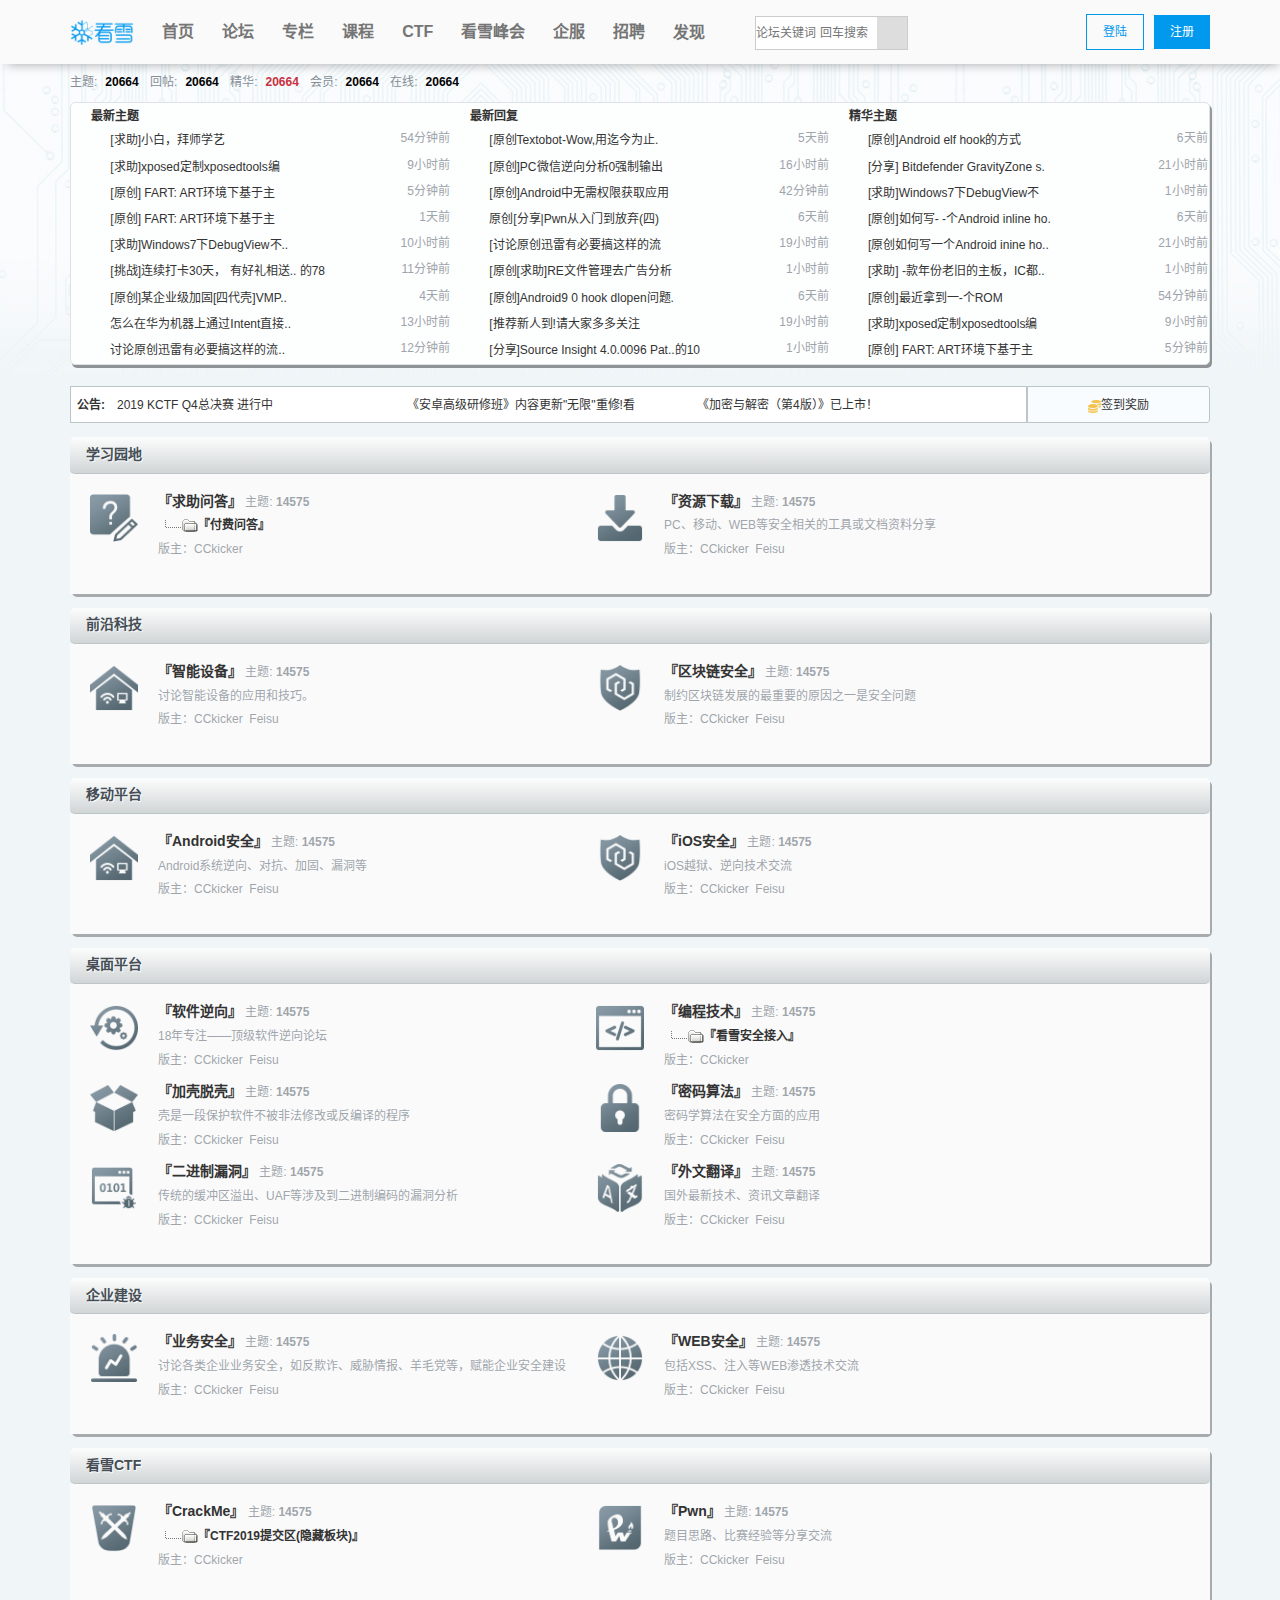
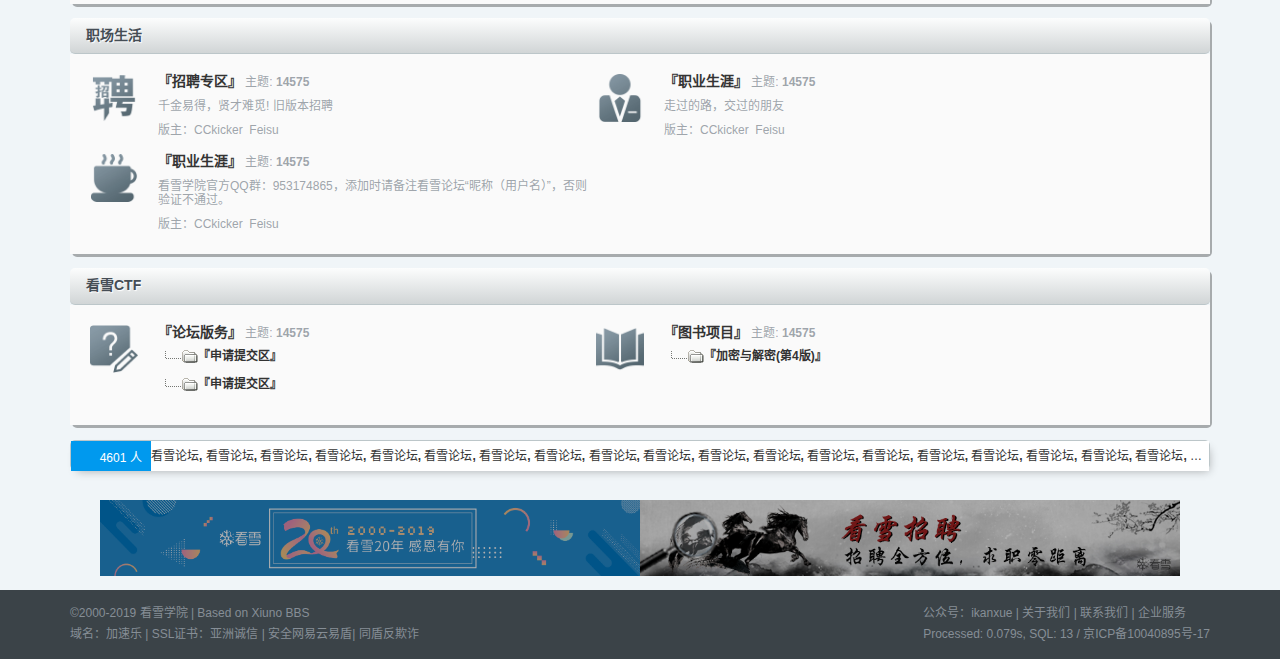
<file: index.html>
<!DOCTYPE html>
<html lang="zh-cn">

<head>
    <meta charset="UTF-8">
    <meta name="viewport" content="width=device-width, initial-scale=1.0">
    <meta http-equiv="X-UA-Compatible" content="ie=edge">
    <title>看雪安全论坛</title>
    <link rel="stylesheet" href="./lib/reset/reset.css">
    <link rel="stylesheet" href="./CSS/common.css">
    <link rel="stylesheet" href="./CSS/index.css">
    <link rel="shortcut icon" href="favicon.ico" type="image/x-icon">
</head>

<body>
    <!-- 顶部导航栏通栏 -->
    <div class="top-nav-T">
        <!-- 顶部导航栏 -->
        <div class="top-nav container clearfix">
            <!-- 顶部左边模块 -->
            <div class="top-nav-left">
                <a href=""><img src="./images/kanxuelogo.png" alt=""></a>
                <ul class="top-nav-bar">
                    <li><a>首页</a></li>
                    <li><a>论坛</a></li>
                    <li><a href="./index-column.html">专栏</a></li>
                    <li><a>课程</a></li>
                    <li><a>CTF</a></li>
                    <li><a>看雪峰会</a></li>
                    <li><a>企服</a></li>
                    <li><a>招聘</a></li>
                    <li>
                        <a>发现<i class="iconfont">&#xe6e0;</i></a>
                        <ul class="top-nav-find">
                            <li><a href="./ce.html">众测</a></li>
                            <li><a>排行榜</a></li>
                            <li><a>知识库</a></li>
                            <li><a>工具下载</a></li>
                            <li><a>看雪20年</a></li>
                            <li><a>看雪商城</a></li>
                        </ul>
                    </li>
                </ul>
            </div>
            <!--  -->
            <!-- 搜索模块 -->
            <div class="top-nav-search">
                <input type="text" placeholder="论坛关键词 回车搜索">
                <button><i class="iconfont">&#xe6bf;</i></button>
            </div>
            <!--  -->
            <!-- 登陆模块 -->
            <div class="top-nav-right">
                <span><a href="./user-login.html">登陆</a></span>
                <span><a href="">注册</a></span>
            </div>
        </div>
    </div>
    <!--     -->
    <!-- 论坛主体 -->
    <div class="bbs-main">
        <!-- 版心 -->
        <div class="container">
            <!-- 主体回帖变化 -->
            <div class="online">
                <span class="text-online">主题:<b class="text-online-b">20664</b></span>
                <span class="text-online">回帖:<b class="text-online-b">20664</b></span>
                <span class="text-online">精华:<b class="text-online-b">20664</b></span>
                <span class="text-online">会员:<b class="text-online-b">20664</b></span>
                <span class="text-online">在线:<b class="text-online-b">20664</b></span>
            </div>
            <!-- 主题展示 -->
            <div class="online-main clearfix">
                <!-- 最新主题 -->
                <ul class="new-main">
                    <p>最新主题</p>
                    <!--  -->
                    <li class="banner-content">
                        <a href="">
                            <i class="iconfont">&#xe7b3;</i>
                            <span class="title-vary">[求助]小白，拜师学艺</span>
                        </a>
                        <span class="time-vary">54分钟前</span>
                    </li>
                    <li class="banner-content">
                        <a href="">
                            <i class="iconfont">&#xe7b3;</i>
                            <span class="title-vary">[求助]xposed定制xposedtools编</span>
                        </a>
                        <span class="time-vary">9小时前</span>
                    </li>
                    <li class="banner-content">
                        <a href="">
                            <i class="iconfont">&#xe7b3;</i>
                            <span class="title-vary">[原创] FART: ART环境下基于主</span>
                        </a>
                        <span class="time-vary">5分钟前</span>
                    </li>
                    <li class="banner-content">
                        <a href="">
                            <i class="iconfont">&#xe7b3;</i>
                            <span class="title-vary">[原创] FART: ART环境下基于主</span>
                        </a>
                        <span class="time-vary">1天前</span>
                    </li>
                    <li class="banner-content">
                        <a href="">
                            <i class="iconfont">&#xe7b3;</i>
                            <span class="title-vary">[求助]Windows7下DebugView不..</span>
                        </a>
                        <span class="time-vary">10小时前</span>
                    </li>
                    <li class="banner-content">
                        <a href="">
                            <i class="iconfont">&#xe7b3;</i>
                            <span class="title-vary">[挑战]连续打卡30天， 有好礼相送.. 的78</span>
                        </a>
                        <span class="time-vary">11分钟前</span>
                    </li>
                    <li class="banner-content">
                        <a href="">
                            <i class="iconfont">&#xe7b3;</i>
                            <span class="title-vary">[原创]某企业级加固[四代壳]VMP..</span>
                        </a>
                        <span class="time-vary">4天前</span>
                    </li>
                    <li class="banner-content">
                        <a href="">
                            <i class="iconfont">&#xe7b3;</i>
                            <span class="title-vary">怎么在华为机器上通过Intent直接..</span>
                        </a>
                        <span class="time-vary">13小时前</span>
                    </li>
                    <li class="banner-content">
                        <a href="">
                            <i class="iconfont">&#xe7b3;</i>
                            <span class="title-vary">讨论原创迅雷有必要搞这样的流..</span>
                        </a>
                        <span class="time-vary">12分钟前</span>
                    </li>
                </ul>
                <!-- 最新回复 -->
                <ul class="new-reply">
                    <p>最新回复</p>
                    <li class="banner-content">
                        <a href="">
                            <i class="iconfont">&#xe7b3;</i>
                            <span class="title-vary">[原创Textobot-Wow,用迄今为止.</span>
                        </a>
                        <span class="time-vary">5天前</span>
                    </li>
                    <li class="banner-content">
                        <a href="">
                            <i class="iconfont">&#xe7b3;</i>
                            <span class="title-vary">[原创]PC微信逆向分析0强制输出</span>
                        </a>
                        <span class="time-vary">16小时前</span>
                    </li>
                    <li class="banner-content">
                        <a href="">
                            <i class="iconfont">&#xe7b3;</i>
                            <span class="title-vary">[原创]Android中无需权限获取应用</span>
                        </a>
                        <span class="time-vary">42分钟前</span>
                    </li>
                    <li class="banner-content">
                        <a href="">
                            <i class="iconfont">&#xe7b3;</i>
                            <span class="title-vary">原创[分享|Pwn从入门到放弃(四)</span>
                        </a>
                        <span class="time-vary">6天前</span>
                    </li>
                    <li class="banner-content">
                        <a href="">
                            <i class="iconfont">&#xe7b3;</i>
                            <span class="title-vary">[讨论原创迅雷有必要搞这样的流</span>
                        </a>
                        <span class="time-vary">19小时前</span>
                    </li>
                    <li class="banner-content">
                        <a href="">
                            <i class="iconfont">&#xe7b3;</i>
                            <span class="title-vary">[原创[求助]RE文件管理去广告分析</span>
                        </a>
                        <span class="time-vary">1小时前</span>
                    </li>
                    <li class="banner-content">
                        <a href="">
                            <i class="iconfont">&#xe7b3;</i>
                            <span class="title-vary">[原创]Android9 0 hook dlopen问题.</span>
                        </a>
                        <span class="time-vary">6天前</span>
                    </li>
                    <li class="banner-content">
                        <a href="">
                            <i class="iconfont">&#xe7b3;</i>
                            <span class="title-vary">[推荐新人到!请大家多多关注</span>
                        </a>
                        <span class="time-vary">19小时前</span>
                    </li>
                    <li class="banner-content">
                        <a href="">
                            <i class="iconfont">&#xe7b3;</i>
                            <span class="title-vary">[分享]Source Insight 4.0.0096 Pat..的10</span>
                        </a>
                        <span class="time-vary">1小时前</span>
                    </li>
                </ul>
                <!-- 精华主题 -->
                <ul class="new-cream">
                    <p><i class="iconfont"></i>精华主题</p>
                    <li class="banner-content">
                        <a href="">
                            <i class="iconfont">&#xe7b3;</i>
                            <span class="title-vary">[原创]Android elf hook的方式</span>
                        </a>
                        <span class="time-vary">6天前</span>
                    </li>
                    <li class="banner-content">
                        <a href="">
                            <i class="iconfont">&#xe7b3;</i>
                            <span class="title-vary">[分享] Bitdefender GravityZone s.</span>
                        </a>
                        <span class="time-vary">21小时前</span>
                    </li>
                    <li class="banner-content">
                        <a href="">
                            <i class="iconfont">&#xe7b3;</i>
                            <span class="title-vary">[求助]Windows7下DebugView不</span>
                        </a>
                        <span class="time-vary">1小时前</span>
                    </li>
                    <li class="banner-content">
                        <a href="">
                            <i class="iconfont">&#xe7b3;</i>
                            <span class="title-vary">[原创]如何写- -个Android inline ho.</span>
                        </a>
                        <span class="time-vary">6天前</span>
                    </li>
                    <li class="banner-content">
                        <a href="">
                            <i class="iconfont">&#xe7b3;</i>
                            <span class="title-vary">[原创如何写一个Android inine ho..</span>
                        </a>
                        <span class="time-vary">21小时前</span>
                    </li>
                    <li class="banner-content">
                        <a href="">
                            <i class="iconfont">&#xe7b3;</i>
                            <span class="title-vary">[求助] -款年份老旧的主板，IC都..</span>
                        </a>
                        <span class="time-vary">1小时前</span>
                    </li>
                    <li class="banner-content">
                        <a href="">
                            <i class="iconfont">&#xe7b3;</i>
                            <span class="title-vary">[原创]最近拿到一-个ROM</span>
                        </a>
                        <span class="time-vary">54分钟前</span>
                    </li>
                    <li class="banner-content">
                        <a href="">
                            <i class="iconfont">&#xe7b3;</i>
                            <span class="title-vary">[求助]xposed定制xposedtools编</span>
                        </a>
                        <span class="time-vary">9小时前</span>
                    </li>
                    <li class="banner-content">
                        <a href="">
                            <i class="iconfont">&#xe7b3;</i>
                            <span class="title-vary">[原创] FART: ART环境下基于主</span>
                        </a>
                        <span class="time-vary">5分钟前</span>
                    </li>
                </ul>
            </div>


            <!--  -->
            <!-- 公告 -->
            <div class="notice clearfix">
                <div class="notice-left">
                    <!-- 大公告栏 -->
                    <div class="notice-left-content clearfix">
                        <h2 class="notice-left-content-left">公告:</h2>
                        <div class="notice-left-content-right"><a href="">2019 KCTF Q4总决赛 进行中</a></div>
                        <div class="notice-left-content-right"><a href="">《安卓高级研修班》内容更新"无限"重修!看</a></div>
                        <div class="notice-left-content-right"><a href="">《加密与解密（第4版）》已上市！</a></div>
                    </div>
                </div>
                <div class="notice-right">
                    <a href=""><img src="./images/coins.png" alt=""><span>签到奖励</span></a>
                </div>
            </div>

            <!-- 学习园地 -->
            <div class="card">
                <div class="card-headr">
                    <h2>学习园地</h2>
                </div>
                <div class="card-body clearfix">
                    <!-- 类型1板块 -->
                    <div class="class-one">
                        <!-- 左边 -->
                        <img src="./images/2.png" alt="" class="card-img">
                        <!-- 右边 -->
                        <div class="card-right-content">
                            <div class="card-title">
                                <a href="">『求助问答』</a>
                                <span class="card-theme">主题: <b class="card-people">14575</b></span>
                            </div>
                            <div class="card-content">
                                <img src="./images/subforum_2_old.gif" alt="">
                                <b><a href="">『付费问答』</a></b>
                            </div>
                            <div class="card-bm">
                                <span>版主：<a href="">CCkicker</a></span>
                            </div>
                        </div>
                    </div>
                    <!-- 类型1板块结束 -->


                    <div class="class-two">
                        <!-- 左 -->
                        <img src="./images/10.png" alt="" class="card-img">
                        <!-- 右 -->
                        <div class="card-right-content">
                            <!--  -->
                            <div class="card-title">
                                <a href="">『资源下载』</a>
                                <span class="card-theme">主题: <b class="card-people">14575</b></span>
                            </div>
                            <!--  -->
                            <div class="card-suggest">PC、移动、WEB等安全相关的工具或文档资料分享</div>
                            <!--  -->
                            <div class="card-bm">
                                <span>版主：<a href="">CCkicker</a>&nbsp;&nbsp;<a href="">Feisu</a></span>
                            </div>
                        </div>
                    </div>
                </div>
            </div>
            <!--  -->
            <!--  -->
            <!--  前沿科技 -->
            <div class="card">
                <div class="card-headr">
                    <h2>前沿科技</h2>
                </div>
                <div class="card-body clearfix">
                    <!-- 类型2开始 -->
                    <div class="class-two">
                        <!-- 左 -->
                        <img src="./images/128.png" alt="" class="card-img">
                        <!-- 右 -->
                        <div class="card-right-content">
                            <!--  -->
                            <div class="card-title">
                                <a href="">『智能设备』</a>
                                <span class="card-theme">主题: <b class="card-people">14575</b></span>
                            </div>
                            <!--  -->
                            <div class="card-suggest">讨论智能设备的应用和技巧。</div>
                            <!--  -->
                            <div class="card-bm">
                                <span>版主：<a href="">CCkicker</a>&nbsp;&nbsp;<a href="">Feisu</a></span>
                            </div>
                        </div>
                    </div>
                    <!-- 类型2结束 -->
                    <!--  -->
                    <!-- 类型2开始 -->
                    <div class="class-two">
                        <!-- 左 -->
                        <img src="./images/172.png" alt="" class="card-img">
                        <!-- 右 -->
                        <div class="card-right-content">
                            <!--  -->
                            <div class="card-title">
                                <a href="">『区块链安全』</a>
                                <span class="card-theme">主题: <b class="card-people">14575</b></span>
                            </div>
                            <!--  -->
                            <div class="card-suggest">制约区块链发展的最重要的原因之一是安全问题</div>
                            <!--  -->
                            <div class="card-bm">
                                <span>版主：<a href="">CCkicker</a>&nbsp;&nbsp;<a href="">Feisu</a></span>
                            </div>
                        </div>
                    </div>
                    <!-- 类型2结束 -->
                </div>
            </div>


            <!--  -->
            <!--  -->
            <!-- 移动平台 -->
            <div class="card">
                <div class="card-headr">
                    <h2>移动平台</h2>
                </div>
                <div class="card-body clearfix">
                    <!-- 类型2开始 -->
                    <div class="class-two">
                        <!-- 左 -->
                        <img src="./images/128.png" alt="" class="card-img">
                        <!-- 右 -->
                        <div class="card-right-content">
                            <!-- 标题 -->
                            <div class="card-title">
                                <a href="">『Android安全』</a>
                                <span class="card-theme">主题: <b class="card-people">14575</b></span>
                            </div>
                            <!-- 描述标题 -->
                            <div class="card-suggest">Android系统逆向、对抗、加固、漏洞等</div>
                            <!--  版主信息 -->
                            <div class="card-bm">
                                <span>版主：<a href="">CCkicker</a>&nbsp;&nbsp;<a href="">Feisu</a></span>
                            </div>
                        </div>
                    </div>
                    <!-- 类型2结束 -->
                    <!--  -->
                    <!-- 类型2开始 -->
                    <div class="class-two">
                        <!-- 左 -->
                        <img src="./images/172.png" alt="" class="card-img">
                        <!-- 右 -->
                        <div class="card-right-content">
                            <!-- 标题 -->
                            <div class="card-title">
                                <a href="">『iOS安全』</a>
                                <span class="card-theme">主题: <b class="card-people">14575</b></span>
                            </div>
                            <!-- 描述标题 -->
                            <div class="card-suggest">iOS越狱、逆向技术交流</div>
                            <!--  版主信息 -->
                            <div class="card-bm">
                                <span>版主：<a href="">CCkicker</a>&nbsp;&nbsp;<a href="">Feisu</a></span>
                            </div>
                        </div>
                    </div>
                    <!-- 类型2结束 -->
                </div>
            </div>


            <!--  -->
            <!--  -->
            <!-- 桌面平台 -->
            <div class="card">
                <div class="card-headr">
                    <h2>桌面平台</h2>
                </div>
                <div class="card-body clearfix">
                    <!-- 类型2开始 -->
                    <div class="class-two">
                        <!-- 左 -->
                        <img src="./images/4.png" alt="" class="card-img">
                        <!-- 右 -->
                        <div class="card-right-content">
                            <!-- 标题 -->
                            <div class="card-title">
                                <a href="">『软件逆向』</a>
                                <span class="card-theme">主题: <b class="card-people">14575</b></span>
                            </div>
                            <!-- 描述标题 -->
                            <div class="card-suggest">18年专注——顶级软件逆向论坛</div>
                            <!--  版主信息 -->
                            <div class="card-bm">
                                <span>版主：<a href="">CCkicker</a>&nbsp;&nbsp;<a href="">Feisu</a></span>
                            </div>
                        </div>
                    </div>
                    <!-- 类型2结束 -->
                    <!--  -->
                    <!-- 类型1板块 -->
                    <div class="class-one">
                        <!-- 左边 -->
                        <img src="./images/41.png" alt="" class="card-img">
                        <!-- 右边 -->
                        <div class="card-right-content">
                            <div class="card-title">
                                <a href="">『编程技术』</a>
                                <span class="card-theme">主题: <b class="card-people">14575</b></span>
                            </div>
                            <div class="card-content">
                                <img src="./images/subforum_2_old.gif" alt="">
                                <b><a href="">『看雪安全接入』</a></b>
                            </div>
                            <div class="card-bm">
                                <span>版主：<a href="">CCkicker</a></span>
                            </div>
                        </div>
                    </div>
                    <!-- 类型1板块结束 -->

                    <!-- 类型2开始 -->
                    <div class="class-two">
                        <!-- 左 -->
                        <img src="./images/88.png" alt="" class="card-img">
                        <!-- 右 -->
                        <div class="card-right-content">
                            <!-- 标题 -->
                            <div class="card-title">
                                <a href="">『加壳脱壳』</a>
                                <span class="card-theme">主题: <b class="card-people">14575</b></span>
                            </div>
                            <!-- 描述标题 -->
                            <div class="card-suggest">壳是一段保护软件不被非法修改或反编译的程序</div>
                            <!--  版主信息 -->
                            <div class="card-bm">
                                <span>版主：<a href="">CCkicker</a>&nbsp;&nbsp;<a href="">Feisu</a></span>
                            </div>
                        </div>
                    </div>
                    <!-- 类型2结束 -->
                    <!--  -->
                    <!-- 类型2开始 -->
                    <div class="class-two">
                        <!-- 左 -->
                        <img src="./images/132.png" alt="" class="card-img">
                        <!-- 右 -->
                        <div class="card-right-content">
                            <!-- 标题 -->
                            <div class="card-title">
                                <a href="">『密码算法』</a>
                                <span class="card-theme">主题: <b class="card-people">14575</b></span>
                            </div>
                            <!-- 描述标题 -->
                            <div class="card-suggest">密码学算法在安全方面的应用</div>
                            <!--  版主信息 -->
                            <div class="card-bm">
                                <span>版主：<a href="">CCkicker</a>&nbsp;&nbsp;<a href="">Feisu</a></span>
                            </div>
                        </div>
                    </div>
                    <!-- 类型2结束 -->
                    <!--  -->
                    <!-- 类型2开始 -->
                    <div class="class-two">
                        <!-- 左 -->
                        <img src="./images/150.png" alt="" class="card-img">
                        <!-- 右 -->
                        <div class="card-right-content">
                            <!-- 标题 -->
                            <div class="card-title">
                                <a href="">『二进制漏洞』</a>
                                <span class="card-theme">主题: <b class="card-people">14575</b></span>
                            </div>
                            <!-- 描述标题 -->
                            <div class="card-suggest">传统的缓冲区溢出、UAF等涉及到二进制编码的漏洞分析</div>
                            <!--  版主信息 -->
                            <div class="card-bm">
                                <span>版主：<a href="">CCkicker</a>&nbsp;&nbsp;<a href="">Feisu</a></span>
                            </div>
                        </div>
                    </div>
                    <!-- 类型2结束 -->
                    <!--  -->
                    <!-- 类型2开始 -->
                    <div class="class-two">
                        <!-- 左 -->
                        <img src="./images/32.png" alt="" class="card-img">
                        <!-- 右 -->
                        <div class="card-right-content">
                            <!-- 标题 -->
                            <div class="card-title">
                                <a href="">『外文翻译』</a>
                                <span class="card-theme">主题: <b class="card-people">14575</b></span>
                            </div>
                            <!-- 描述标题 -->
                            <div class="card-suggest">国外最新技术、资讯文章翻译</div>
                            <!--  版主信息 -->
                            <div class="card-bm">
                                <span>版主：<a href="">CCkicker</a>&nbsp;&nbsp;<a href="">Feisu</a></span>
                            </div>
                        </div>
                    </div>
                    <!-- 类型2结束 -->
                    <!--  -->

                </div>
            </div>

            <!--  -->
            <!--  -->
            <!-- 企业建设 -->
            <div class="card">
                <div class="card-headr">
                    <h2>企业建设</h2>
                </div>
                <div class="card-body clearfix">
                    <!-- 类型2开始 -->
                    <div class="class-two">
                        <!-- 左 -->
                        <img src="./images/162.png" alt="" class="card-img">
                        <!-- 右 -->
                        <div class="card-right-content">
                            <!-- 标题 -->
                            <div class="card-title">
                                <a href="">『业务安全』</a>
                                <span class="card-theme">主题: <b class="card-people">14575</b></span>
                            </div>
                            <!-- 描述标题 -->
                            <div class="card-suggest">讨论各类企业业务安全，如反欺诈、威胁情报、羊毛党等，赋能企业安全建设</div>
                            <!--  版主信息 -->
                            <div class="card-bm">
                                <span>版主：<a href="">CCkicker</a>&nbsp;&nbsp;<a href="">Feisu</a></span>
                            </div>
                        </div>
                    </div>
                    <!-- 类型2结束 -->
                    <!--  -->
                    <!-- 类型2开始 -->
                    <div class="class-two">
                        <!-- 左 -->
                        <img src="./images/151.png" alt="" class="card-img">
                        <!-- 右 -->
                        <div class="card-right-content">
                            <!-- 标题 -->
                            <div class="card-title">
                                <a href="">『WEB安全』</a>
                                <span class="card-theme">主题: <b class="card-people">14575</b></span>
                            </div>
                            <!-- 描述标题 -->
                            <div class="card-suggest">包括XSS、注入等WEB渗透技术交流</div>
                            <!--  版主信息 -->
                            <div class="card-bm">
                                <span>版主：<a href="">CCkicker</a>&nbsp;&nbsp;<a href="">Feisu</a></span>
                            </div>
                        </div>
                    </div>
                    <!-- 类型2结束 -->
                </div>
            </div>


            <!--  -->
            <!--  -->
            <!-- 看雪CTF -->
            <div class="card">
                <div class="card-headr">
                    <h2>看雪CTF</h2>
                </div>
                <div class="card-body clearfix">
                    <!-- 类型1板块 -->
                    <div class="class-one">
                        <!-- 左边 -->
                        <img src="./images/37.png" alt="" class="card-img">
                        <!-- 右边 -->
                        <div class="card-right-content">
                            <div class="card-title">
                                <a href="">『CrackMe』</a>
                                <span class="card-theme">主题: <b class="card-people">14575</b></span>
                            </div>
                            <div class="card-content">
                                <img src="./images/subforum_2_old.gif" alt="">
                                <b><a href="">『CTF2019提交区(隐藏板块)』</a></b>
                            </div>
                            <div class="card-bm">
                                <span>版主：<a href="">CCkicker</a></span>
                            </div>
                        </div>
                    </div>
                    <!-- 类型1板块结束 -->
                    <!-- 类型2开始 -->
                    <div class="class-two">
                        <!-- 左 -->
                        <img src="./images/171.png" alt="" class="card-img">
                        <!-- 右 -->
                        <div class="card-right-content">
                            <!-- 标题 -->
                            <div class="card-title">
                                <a href="">『Pwn』</a>
                                <span class="card-theme">主题: <b class="card-people">14575</b></span>
                            </div>
                            <!-- 描述标题 -->
                            <div class="card-suggest">题目思路、比赛经验等分享交流</div>
                            <!--  版主信息 -->
                            <div class="card-bm">
                                <span>版主：<a href="">CCkicker</a>&nbsp;&nbsp;<a href="">Feisu</a></span>
                            </div>
                        </div>
                    </div>
                    <!-- 类型2结束 -->
                </div>
            </div>



            <!--  -->
            <!--  -->
            <!-- 职场生活 -->
            <div class="card">
                <div class="card-headr">
                    <h2>职场生活</h2>
                </div>
                <div class="card-body clearfix">
                    <!-- 类型2开始 -->
                    <div class="class-two">
                        <!-- 左 -->
                        <img src="./images/47.png" alt="" class="card-img">
                        <!-- 右 -->
                        <div class="card-right-content">
                            <!-- 标题 -->
                            <div class="card-title">
                                <a href="">『招聘专区』</a>
                                <span class="card-theme">主题: <b class="card-people">14575</b></span>
                            </div>
                            <!-- 描述标题 -->
                            <div class="card-suggest">千金易得，贤才难觅! 旧版本招聘</div>
                            <!--  版主信息 -->
                            <div class="card-bm">
                                <span>版主：<a href="">CCkicker</a>&nbsp;&nbsp;<a href="">Feisu</a></span>
                            </div>
                        </div>
                    </div>
                    <!-- 类型2结束 -->
                    <!--  -->
                    <!-- 类型2开始 -->
                    <div class="class-two">
                        <!-- 左 -->
                        <img src="./images/137.png" alt="" class="card-img">
                        <!-- 右 -->
                        <div class="card-right-content">
                            <!-- 标题 -->
                            <div class="card-title">
                                <a href="">『职业生涯』</a>
                                <span class="card-theme">主题: <b class="card-people">14575</b></span>
                            </div>
                            <!-- 描述标题 -->
                            <div class="card-suggest">走过的路，交过的朋友</div>
                            <!--  版主信息 -->
                            <div class="card-bm">
                                <span>版主：<a href="">CCkicker</a>&nbsp;&nbsp;<a href="">Feisu</a></span>
                            </div>
                        </div>
                    </div>
                    <!-- 类型2结束 -->
                    <!--  -->
                    <!-- 类型2开始 -->
                    <div class="class-two">
                        <!-- 左 -->
                        <img src="./images/45.png" alt="" class="card-img">
                        <!-- 右 -->
                        <div class="card-right-content">
                            <!-- 标题 -->
                            <div class="card-title">
                                <a href="">『职业生涯』</a>
                                <span class="card-theme">主题: <b class="card-people">14575</b></span>
                            </div>
                            <!-- 描述标题 -->
                            <div class="card-suggest">看雪学院官方QQ群：953174865，添加时请备注看雪论坛“昵称（用户名）”，否则<br>验证不通过。</div>
                            <!--  版主信息 -->
                            <div class="card-bm">
                                <span>版主：<a href="">CCkicker</a>&nbsp;&nbsp;<a href="">Feisu</a></span>
                            </div>
                        </div>
                    </div>
                    <!-- 类型2结束 -->
                </div>
            </div>

            <!--  -->
            <!--  -->
            <!-- 站务管理产品 -->
            <div class="card">
                <div class="card-headr">
                    <h2>看雪CTF</h2>
                </div>
                <div class="card-body clearfix">
                    <!-- 类型1板块 -->
                    <div class="class-one">
                        <!-- 左边 -->
                        <img src="./images/2.png" alt="" class="card-img">
                        <!-- 右边 -->
                        <div class="card-right-content">
                            <div class="card-title">
                                <a href="">『论坛版务』</a>
                                <span class="card-theme">主题: <b class="card-people">14575</b></span>
                            </div>
                            <div class="card-content">
                                <img src="./images/subforum_2_old.gif" alt="">
                                <b><a href="">『申请提交区』</a></b>
                                <br>
                                <br>
                                <img src="./images/subforum_2_old.gif" alt="">
                                <b><a href="">『申请提交区』</a></b>
                            </div>
                        </div>
                    </div>
                    <!-- 类型1板块结束 -->
                    <!-- 类型1板块 -->
                    <div class="class-one">
                        <!-- 左边 -->
                        <img src="./images/65.png" alt="" class="card-img">
                        <!-- 右边 -->
                        <div class="card-right-content">
                            <div class="card-title">
                                <a href="">『图书项目』</a>
                                <span class="card-theme">主题: <b class="card-people">14575</b></span>
                            </div>
                            <div class="card-content">
                                <img src="./images/subforum_2_old.gif" alt="">
                                <b><a href="">『加密与解密(第4版)』</a></b>
                            </div>
                        </div>
                    </div>
                    <!-- 类型1板块结束 -->
                </div>
            </div>



            <!-- 实时在线人数 -->
            <div class="real-time">
                <div class="real-time-number">
                    <i class="iconfont">&#xe628;</i>
                    <span class="real-time-number-vary">4601</span>
                    人
                </div>
                <div class="real-time-people">
                    <a href="" class="small">看雪论坛<b>,</b></a>
                    <a href="" class="small">看雪论坛<b>,</b></a>
                    <a href="" class="small">看雪论坛<b>,</b></a>
                    <a href="" class="small">看雪论坛<b>,</b></a>
                    <a href="" class="small">看雪论坛<b>,</b></a>
                    <a href="" class="small">看雪论坛<b>,</b></a>
                    <a href="" class="small">看雪论坛<b>,</b></a>
                    <a href="" class="small">看雪论坛<b>,</b></a>
                    <a href="" class="small">看雪论坛<b>,</b></a>
                    <a href="" class="small">看雪论坛<b>,</b></a>
                    <a href="" class="small">看雪论坛<b>,</b></a>
                    <a href="" class="small">看雪论坛<b>,</b></a>
                    <a href="" class="small">看雪论坛<b>,</b></a>
                    <a href="" class="small">看雪论坛<b>,</b></a>
                    <a href="" class="small">看雪论坛<b>,</b></a>
                    <a href="" class="small">看雪论坛<b>,</b></a>
                    <a href="" class="small">看雪论坛<b>,</b></a>
                    <a href="" class="small">看雪论坛<b>,</b></a>
                    <a href="" class="small">看雪论坛<b>,</b></a>
                    <a href="" class="small">看雪论坛<b>,</b></a>
                </div>
            </div>

            <!-- 广告 -->
            <div class="ad clearfix">
                <div class="ad-images">
                    <a href=""><img src="./images/kx20.png" alt=""></a>
                    <a href=""><img src="./images/kxright.jpg" alt=""></a>
                </div>
            </div>
        </div>
        <!-- 版心 -->
    </div>

    <!-- 底部通栏 -->
    <footer>
        <!-- 版心 -->
        <div class="container clearfix">
            <!-- 左边盒子 -->
            <div class="footer-left">
                <!-- 左上盒子 -->
                <div class="footer-left-top">
                    ©2000-2019 看雪学院 | Based on
                    <a href="">Xiuno BBS</a>
                </div>
                <!-- 左下盒子 -->
                <div class="footer-left-bottom">
                    域名：<a href="">加速乐</a> | <a href="">SSL证书：亚洲诚信</a> | <a href="">安全网易云易盾</a>| <a href="">同盾反欺诈</a>
                </div>
            </div>
            <!-- 右边盒子 -->
            <div class="footer-right">
                <!-- 右上盒子 -->
                <div class="footer-right-top">
                    公众号：ikanxue | <a href="">关于我们</a> | <a href="">联系我们</a> | <a href="">企业服务</a>
                </div>
                <!-- 右下盒子 -->
                <div class="footer-right-bottom">
                    Processed: 0.079s, SQL: 13 / 京ICP备10040895号-17
                </div>
            </div>
        </div>
    </footer>
</body>

</html>
</file>
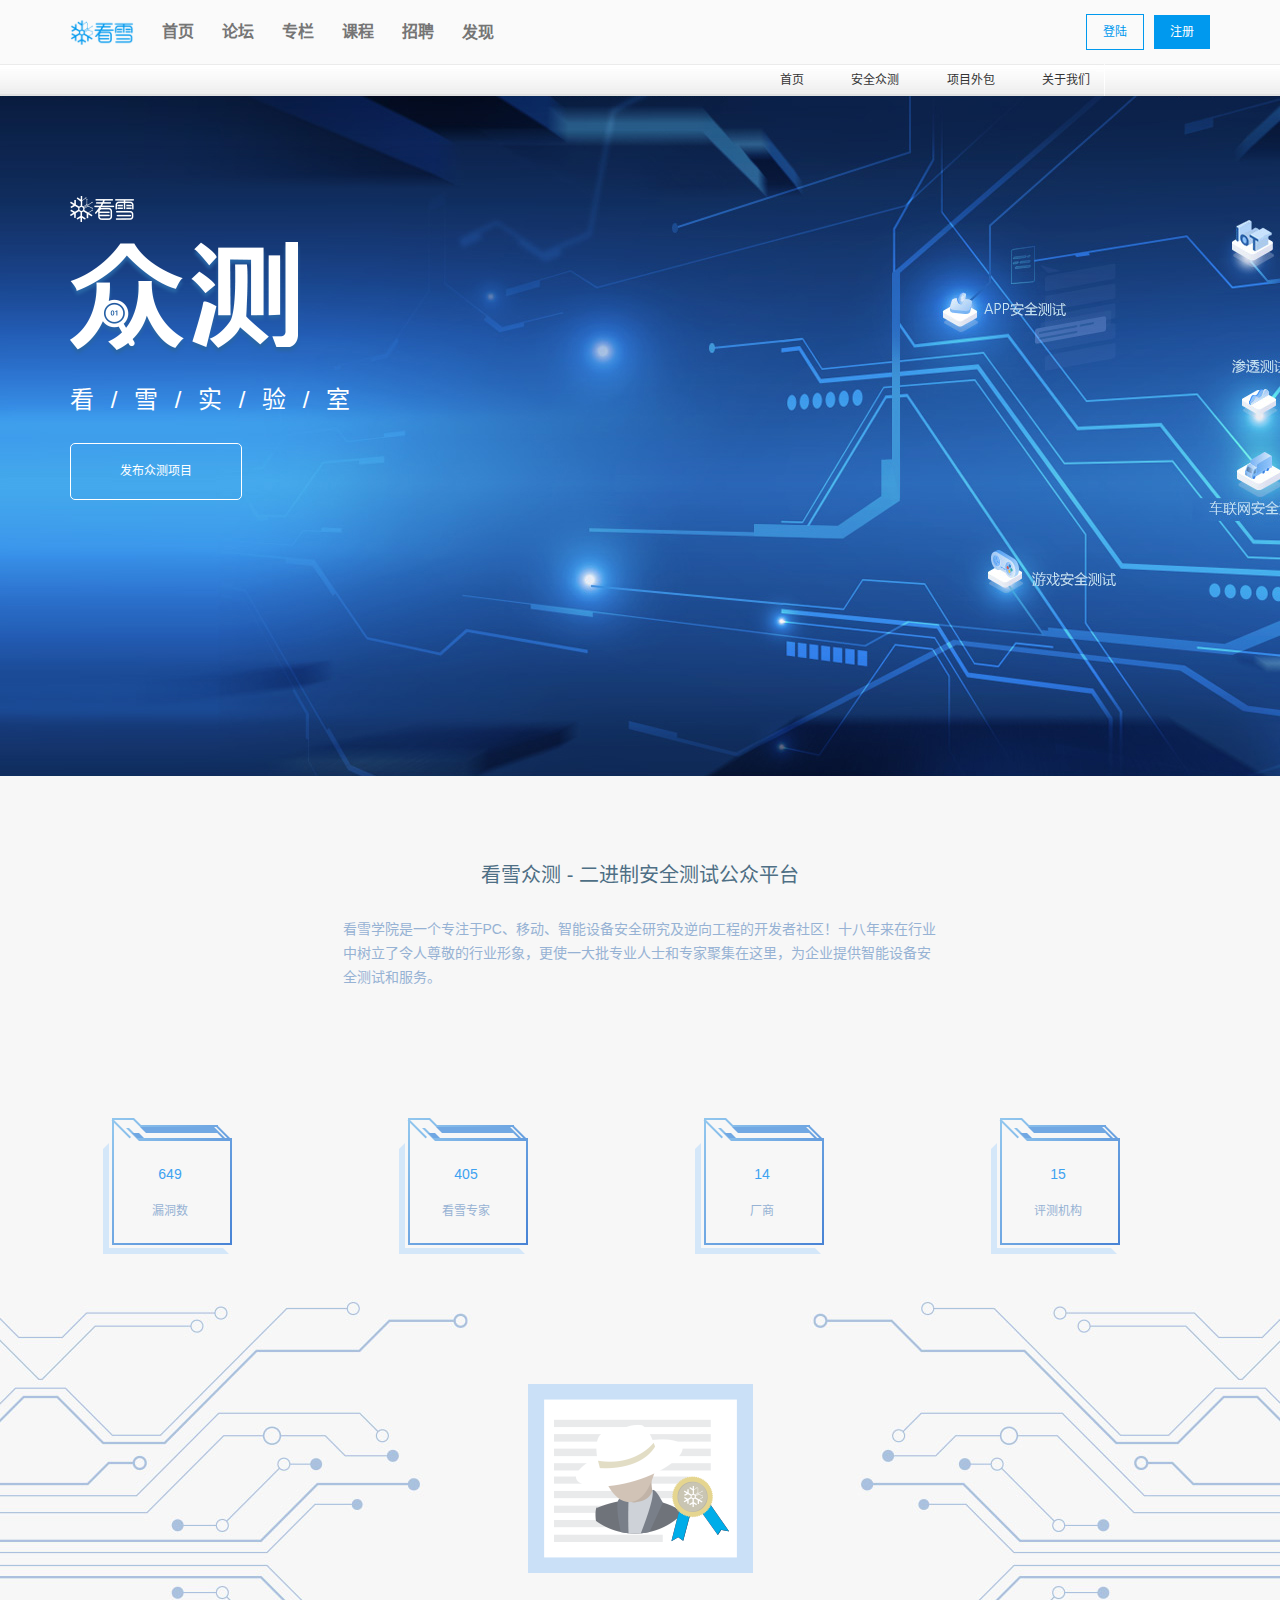
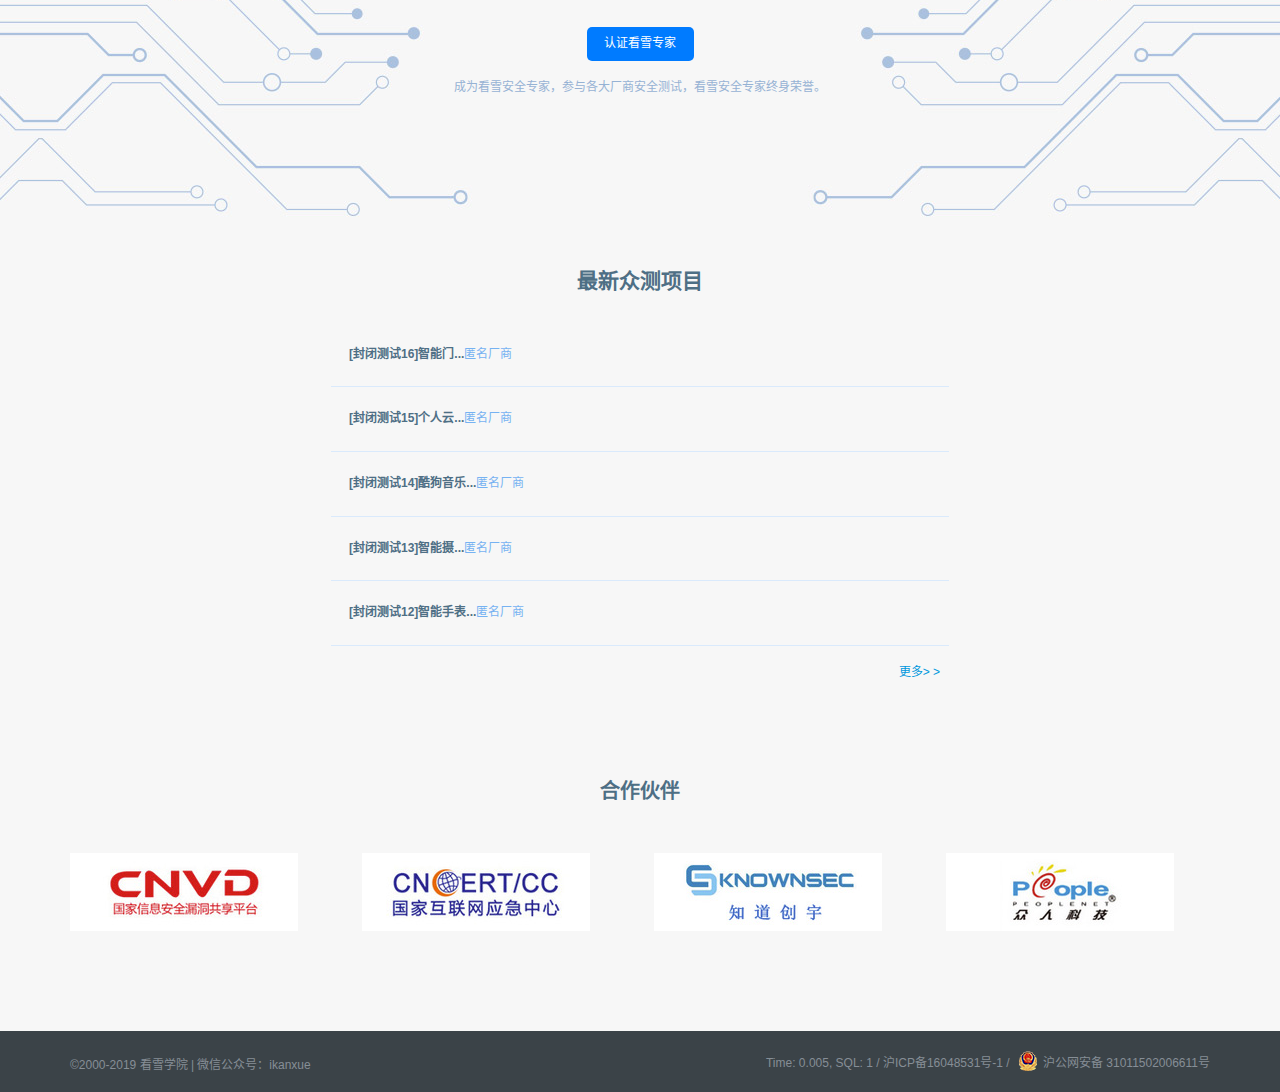
<file: ce.html>
<!DOCTYPE html>
<html lang="zh-cn">

<head>
    <meta charset="UTF-8">
    <meta name="viewport" content="width=device-width, initial-scale=1.0">
    <meta http-equiv="X-UA-Compatible" content="ie=edge">
    <title>众测</title>
    <link rel="stylesheet" href="./lib/reset/reset.css">
    <link rel="stylesheet" href="./CSS/common.css">
    <link rel="stylesheet" href="./CSS/ce.css">
    <link rel="shortcut icon" href="favicon.ico" type="image/x-icon">
</head>

<body>
    <!-- header -->
    <div class="top-nav-T">
        <!-- 顶部导航栏 -->
        <div class="top-nav container clearfix">
            <!-- 顶部左边模块 -->
            <div class="top-nav-left">
                <a href=""><img src="./images/kanxuelogo.png" alt=""></a>
                <ul class="top-nav-bar">
                    <li><a>首页</a></li>
                    <li><a>论坛</a></li>
                    <li><a href="./index-column.html">专栏</a></li>
                    <li><a>课程</a></li>
                    <li><a>招聘</a></li>
                    <li>
                        <a>发现<i class="iconfont">&#xe6e0;</i></a>
                        <ul class="top-nav-find">
                            <li><a>众测</a></li>
                            <li><a>排行榜</a></li>
                            <li><a>知识库</a></li>
                            <li><a>工具下载</a></li>
                            <li><a>看雪20年</a></li>
                            <li><a>看雪商城</a></li>
                        </ul>
                    </li>
                </ul>
            </div>
            <!-- 登陆模块 -->
            <div class="top-nav-right">
                <span><a href="./user-login.html">登陆</a></span>
                <span><a href="">注册</a></span>
            </div>
        </div>
    </div>

    <!-- 第二个导航 -->
    <div class="header-nav ">
        <div class="container">
            <a href="">首页</a>
            <a href="">安全众测</a>
            <a href="">项目外包</a>
            <a href="">关于我们</a>
        </div>
    </div>

    <!-- 版心 -->
    <div class="banner">
        <div class="container">
            <div class="banner-logo">
                <img src="./images/white-logo.png" alt="">
            </div>
            <div class="banner-title">
                <img src="./images/title.png" alt="">
            </div>
            <div class="banner-content">
                看 <span>/</span> 雪 <span>/</span> 实 <span>/</span> 验 <span>/</span> 室
            </div>
            <div class="banner-a">
                <a href="">发布众测项目</a>
            </div>
        </div>
    </div>

    <!-- 看雪众测 -->
    <div class="home-kanxue">
        <div class="container">
            <div class="home-kanxue-title">看雪众测 - 二进制安全测试公众平台</div>
            <div class="home-kanxue-content">
                看雪学院是一个专注于PC、移动、智能设备安全研究及逆向工程的开发者社区！十八年来在行业<br>中树立了令人尊敬的行业形象，更使一大批专业人士和专家聚集在这里，为企业提供智能设备安<br>全测试和服务。
            </div>
            <!-- 四个背景图的地方 -->
            <div class="home-kanxue-bottom clearfix">
                <div class="home-kanxue-bottom-1">
                    <p>649</p>
                    <span>漏洞数</span>
                </div>
                <div class="home-kanxue-bottom-2">
                    <p>405</p>
                    <span>看雪专家</span>
                </div>
                <div class="home-kanxue-bottom-3">
                    <p>14</p>
                    <span>厂商</span>
                </div>
                <div class="home-kanxue-bottom-4">
                    <p>15</p>
                    <span>评测机构</span>
                </div>
            </div>
        </div>
    </div>

    <!-- 认证看雪专家 -->
    <div class="kanxue-expert">
        <div class="kanxue-expert-middle">
            <img src="./images/expert_logo.png" alt="">
            <button>认证看雪专家</button>
            <p>成为看雪安全专家，参与各大厂商安全测试，看雪安全专家终身荣誉。</p>
        </div>
    </div>



    <!-- 最新众测项目 -->
    <div class="new-public-test">
        <div class="container">
            <!-- 标题 -->
            <div class="new-publice-test-title">
                <h2>最新众测项目</h2>
            </div>
            <!-- 内容  -->
            <ul class="new-publice-test-content">
                <li><a href=""><b>[封闭测试16]智能门...</b></a><span>匿名厂商</span></li>
                <li><a href=""><b>[封闭测试15]个人云...</b></a><span>匿名厂商</span></li>
                <li><a href=""><b>[封闭测试14]酷狗音乐...</b></a><span>匿名厂商</span></li>
                <li><a href=""><b>[封闭测试13]智能摄...</b></a><span>匿名厂商</span></li>
                <li><a href=""><b>[封闭测试12]智能手表...</b></a><span>匿名厂商</span></li>
            </ul>
            <div class="new-publice-test-bottom">
                更多> >
            </div>
        </div>
    </div>



    <!-- 合作伙伴 -->
    <div class="partner">
        <div class="container">
            <div class="partner-title">
                <h2>合作伙伴</h2>
            </div>
            <div class="partner-content clearfix">
                <img src="./images/logo_1.jpg" alt="">
                <img src="./images/logo_2.jpg" alt="">
                <img src="./images/logo_3.jpg" alt="">
                <img src="./images/logo_4.jpg" alt="">
            </div>
        </div>
    </div>
    <!-- 底部 -->
    <footer class="logo-footer">
        <div class="container clearfix">
            <dl class="logo-footer-content clearfix">
                <dt class="logo-footer-left">©2000-2019 看雪学院 | 微信公众号：ikanxue</dt>
                <dd class="logo-footer-right">
                    Time: 0.005, SQL: 1 / 沪ICP备16048531号-1 / <a><img src="./images/110.png"></a>沪公网安备 31011502006611号
                </dd>
            </dl>
        </div>
    </footer>
</body>

</html>
</file>
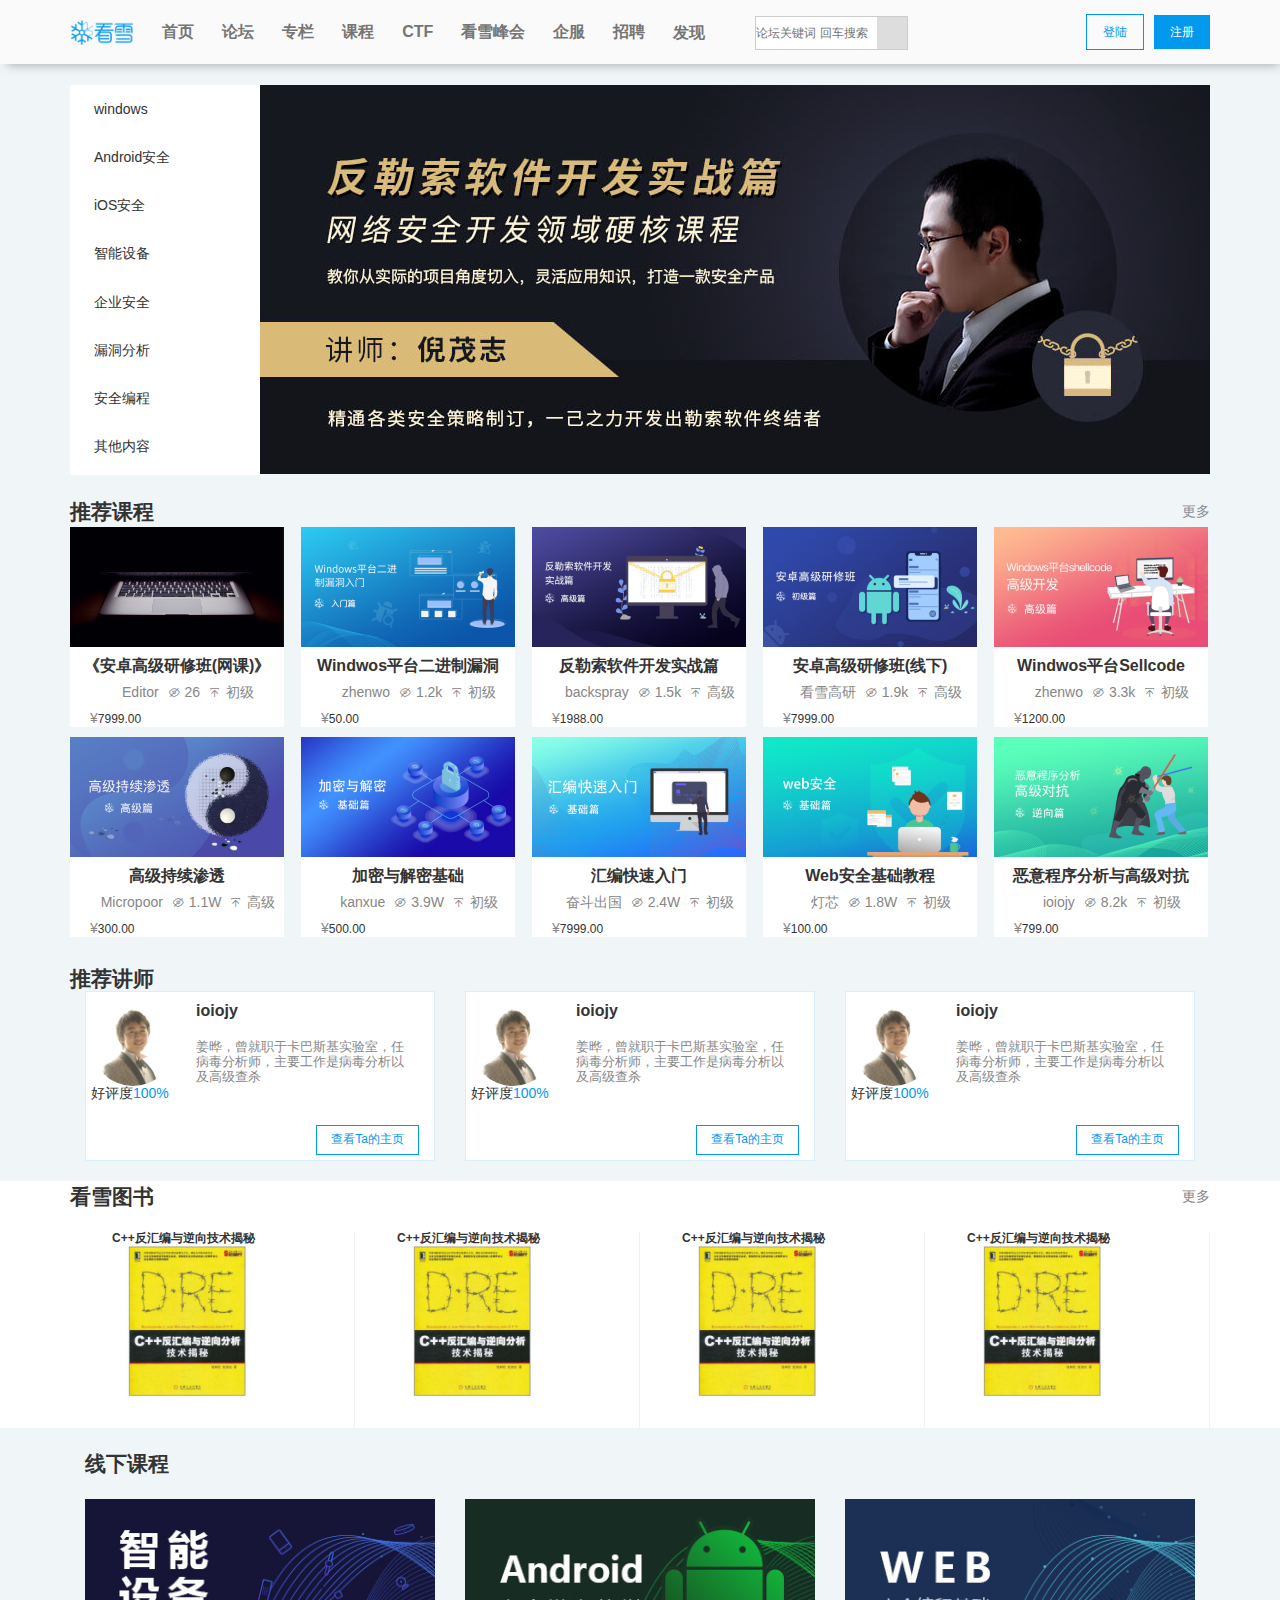
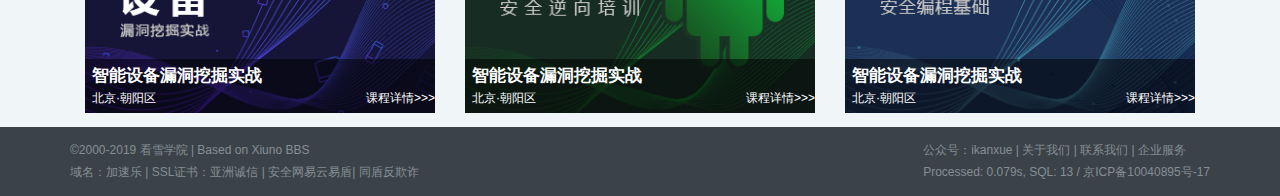
<file: course.html>
<!DOCTYPE html>
<html lang="en">

<head>
    <meta charset="UTF-8">
    <meta name="viewport" content="width=device-width, initial-scale=1.0">
    <meta http-equiv="X-UA-Compatible" content="ie=edge">
    <title>Document</title>
    <link rel="stylesheet" href="./lib/reset/reset.css">
    <link rel="stylesheet" href="./CSS/common.css">
    <link rel="stylesheet" href="./CSS/course.css">
</head>

<body>
    <div class="top-nav-T">
        <!-- 顶部导航栏 -->
        <div class="top-nav container clearfix">
            <!-- 顶部左边模块 -->
            <div class="top-nav-left">
                <a href=""><img src="./images/kanxuelogo.png" alt=""></a>
                <ul class="top-nav-bar">
                    <li><a>首页</a></li>
                    <li><a>论坛</a></li>
                    <li><a href="./index-column.html">专栏</a></li>
                    <li><a>课程</a></li>
                    <li><a>CTF</a></li>
                    <li><a>看雪峰会</a></li>
                    <li><a>企服</a></li>
                    <li><a>招聘</a></li>
                    <li>
                        <a>发现<i class="iconfont">&#xe6e0;</i></a>
                        <ul class="top-nav-find">
                            <li><a href="./ce.html">众测</a></li>
                            <li><a>排行榜</a></li>
                            <li><a>知识库</a></li>
                            <li><a>工具下载</a></li>
                            <li><a>看雪20年</a></li>
                            <li><a>看雪商城</a></li>
                        </ul>
                    </li>
                </ul>
            </div>
            <!--  -->
            <!-- 搜索模块 -->
            <div class="top-nav-search">
                <input type="text" placeholder="论坛关键词 回车搜索">
                <button><i class="iconfont">&#xe6bf;</i></button>
            </div>
            <!--  -->
            <!-- 登陆模块 -->
            <div class="top-nav-right">
                <span><a href="./user-login.html">登陆</a></span>
                <span><a href="">注册</a></span>
            </div>
        </div>
    </div>
    <div class="container">
        <!-- 信息导航 -->
        <div class="info-nav clearfix">
            <div class="info-nav-left">
                <ul>
                    <li><a>windows <i class="iconfont">&#xe6d8;</i></a></li>
                    <li><a>Android安全 <i class="iconfont">&#xe6d8;</i></a></li>
                    <li><a>iOS安全 <i class="iconfont">&#xe6d8;</i></a></li>
                    <li><a>智能设备 <i class="iconfont">&#xe6d8;</i></a></li>
                    <li><a>企业安全 <i class="iconfont">&#xe6d8;</i></a></li>
                    <li><a>漏洞分析 <i class="iconfont">&#xe6d8;</i></a></li>
                    <li><a>安全编程 <i class="iconfont">&#xe6d8;</i></a></li>
                    <li><a>其他内容 <i class="iconfont">&#xe6d8;</i></a></li>
                </ul>
            </div>
            <div class="info-nav-right">
                <img src="./images/info.jpg" alt="">
            </div>
        </div>

        <!-- 推荐课程 -->
        <div class="course">
            <div class="course-title clearfix">
                <h3>推荐课程</h3>
                <span>更多</span>
            </div>
            <ul class="course-content clearfix">
                <li>
                    <img src="./images/course.jpg" alt="">
                    <h4>《安卓高级研修班(网课)》</h4>
                    <span class="course-content-mid">
                        <i class="iconfont">&#xe628;</i><span>Editor</span>
                        <i class="iconfont">&#xe634;</i><span>26</span>
                        <i class="iconfont">&#xe644;</i><span>初级</span>
                    </span>
                    <p><span>&yen;</span>7999.00</p>
                </li>
                <li>
                    <img src="./images/course2.jpg" alt="">
                    <h4>Windwos平台二进制漏洞</h4>
                    <span class="course-content-mid">
                        <i class="iconfont">&#xe628;</i><span>zhenwo</span>
                        <i class="iconfont">&#xe634;</i><span>1.2k</span>
                        <i class="iconfont">&#xe644;</i><span>初级</span>
                    </span>
                    <p><span>&yen;</span>50.00</p>
                </li>
                <li>
                    <img src="./images/course3.jpg" alt="">
                    <h4>反勒索软件开发实战篇</h4>
                    <span class="course-content-mid">
                        <i class="iconfont">&#xe628;</i><span>backspray</span>
                        <i class="iconfont">&#xe634;</i><span>1.5k</span>
                        <i class="iconfont">&#xe644;</i><span>高级</span>
                    </span>
                    <p><span>&yen;</span>1988.00</p>
                </li>
                <li>
                    <img src="./images/course4.jpg" alt="">
                    <h4>安卓高级研修班(线下)</h4>
                    <span class="course-content-mid">
                        <i class="iconfont">&#xe628;</i><span>看雪高研</span>
                        <i class="iconfont">&#xe634;</i><span>1.9k</span>
                        <i class="iconfont">&#xe644;</i><span>高级</span>
                    </span>
                    <p><span>&yen;</span>7999.00</p>
                </li>
                <li>
                    <img src="./images/course11.jpg" alt="">
                    <h4>Windwos平台Sellcode</h4>
                    <span class="course-content-mid">
                        <i class="iconfont">&#xe628;</i><span>zhenwo</span>
                        <i class="iconfont">&#xe634;</i><span>3.3k</span>
                        <i class="iconfont">&#xe644;</i><span>初级</span>
                    </span>
                    <p><span>&yen;</span>1200.00</p>
                </li>
                <li>
                    <img src="./images/course6.jpg" alt="">
                    <h4>高级持续渗透</h4>
                    <span class="course-content-mid">
                        <i class="iconfont">&#xe628;</i><span>Micropoor</span>
                        <i class="iconfont">&#xe634;</i><span>1.1W</span>
                        <i class="iconfont">&#xe644;</i><span>高级</span>
                    </span>
                    <p><span>&yen;</span>300.00</p>
                </li>
                <li>
                    <img src="./images/course7.jpg" alt="">
                    <h4>加密与解密基础</h4>
                    <span class="course-content-mid">
                        <i class="iconfont">&#xe628;</i><span>kanxue</span>
                        <i class="iconfont">&#xe634;</i><span>3.9W</span>
                        <i class="iconfont">&#xe644;</i><span>初级</span>
                    </span>
                    <p><span>&yen;</span>500.00</p>
                </li>
                <li>
                    <img src="./images/course8.jpg" alt="">
                    <h4>汇编快速入门</h4>
                    <span class="course-content-mid">
                        <i class="iconfont">&#xe628;</i><span>奋斗出国</span>
                        <i class="iconfont">&#xe634;</i><span>2.4W</span>
                        <i class="iconfont">&#xe644;</i><span>初级</span>
                    </span>
                    <p><span>&yen;</span>7999.00</p>
                </li>
                <li>
                    <img src="./images/course9.jpg" alt="">
                    <h4>Web安全基础教程</h4>
                    <span class="course-content-mid">
                        <i class="iconfont">&#xe628;</i><span>灯芯</span>
                        <i class="iconfont">&#xe634;</i><span>1.8W</span>
                        <i class="iconfont">&#xe644;</i><span>初级</span>
                    </span>
                    <p><span>&yen;</span>100.00</p>
                </li>
                <li>
                    <img src="./images/course12.jpg" alt="">
                    <h4>恶意程序分析与高级对抗</h4>
                    <span class="course-content-mid">
                        <i class="iconfont">&#xe628;</i><span>ioiojy</span>
                        <i class="iconfont">&#xe634;</i><span>8.2k</span>
                        <i class="iconfont">&#xe644;</i><span>初级</span>
                    </span>
                    <p><span>&yen;</span>799.00</p>
                </li>
            </ul>
        </div>


        <!-- 老师 -->
        <div class="tearch">
            <div class="tearch-title clearfix">
                <h3>推荐讲师</h3>
            </div>

            <div class="tearch-content clearfix">
                <div class="tearch-content1 clearfix">
                    <div class="tearch-content-left">
                        <img src="./images/touxiang.jpg" alt="">
                        <p>好评度<span>100%</span></p>
                    </div>
                    <div class="tearch-content-right">
                        <h3>ioiojy</h3>
                        <span>
                            姜晔，曾就职于卡巴斯基实验室，任病毒分析师，主要工作是病毒分析以及高级查杀</span>
                        <a href="#">查看Ta的主页</a>
                    </div>
                </div>
                <div class="tearch-content1">
                    <div class="tearch-content-left">
                        <img src="./images/touxiang.jpg" alt="">
                        <p>好评度<span>100%</span></p>
                    </div>
                    <div class="tearch-content-right">
                        <h3>ioiojy</h3>
                        <span>
                            姜晔，曾就职于卡巴斯基实验室，任病毒分析师，主要工作是病毒分析以及高级查杀</span>
                        <a href="#">查看Ta的主页</a>
                    </div>
                </div>
                <div class="tearch-content1">
                    <div class="tearch-content-left">
                        <img src="./images/touxiang.jpg" alt="">
                        <p>好评度<span>100%</span></p>
                    </div>
                    <div class="tearch-content-right">
                        <h3>ioiojy</h3>
                        <span>
                            姜晔，曾就职于卡巴斯基实验室，任病毒分析师，主要工作是病毒分析以及高级查杀</span>
                        <a href="#">查看Ta的主页</a>
                    </div>
                </div>
            </div>
        </div>



    </div>

    <!-- 看雪book -->
    <div class="book">
        <div class="container">
            <div class="book-title">
                <h3>看雪图书</h3>
                <a href="#">更多</a>
            </div>
            <div class="book-content clearfix">
                <div>
                    <h4>C++反汇编与逆向技术揭秘</h4>
                    <img src="./images/book.jpg" alt="">
                </div>
                <div>
                    <h4>C++反汇编与逆向技术揭秘</h4>
                    <img src="./images/book.jpg" alt="">
                </div>
                <div>
                    <h4>C++反汇编与逆向技术揭秘</h4>
                    <img src="./images/book.jpg" alt="">
                </div>
                <div>
                    <h4>C++反汇编与逆向技术揭秘</h4>
                    <img src="./images/book.jpg" alt="">
                </div>
            </div>
        </div>
    </div>

    <!-- 线下课程 -->
    <div class="offline">
        <div class="container">
            <div class="offline-title">
                <h3>线下课程</h3>
            </div>
            <div class="offline-content clearfix">
                <div class="offline-content-we">
                    <a href="#">
                        <img src="./images/zhinengshebei.jpg" alt="">
                        <div>
                            <h3>智能设备漏洞挖掘实战</h3>
                            <p>
                                <span>北京·朝阳区</span>
                                <i>课程详情>>></i>
                            </p>
                        </div>
                    </a>
                </div>
                <div class="offline-content-we">
                    <a href="#">
                        <img src="./images/Android_anquan.jpg" alt="">
                        <div>
                            <h3>智能设备漏洞挖掘实战</h3>
                            <p>
                                <span>北京·朝阳区</span>
                                <i>课程详情>>></i>
                            </p>
                        </div>
                    </a>
                </div>
                <div class="offline-content-we">
                    <a href="#">
                        <img src="./images/web_anquanbiancheng.jpg" alt="">
                        <div>
                            <h3>智能设备漏洞挖掘实战</h3>
                            <p>
                                <span>北京·朝阳区</span>
                                <i>课程详情>>></i>
                            </p>
                        </div>
                    </a>
                </div>
            </div>
        </div>
    </div>

    <footer>
        <!-- 版心 -->
        <div class="container clearfix">
            <!-- 左边盒子 -->
            <div class="footer-left">
                <!-- 左上盒子 -->
                <div class="footer-left-top">
                    ©2000-2019 看雪学院 | Based on
                    <a href="">Xiuno BBS</a>
                </div>
                <!-- 左下盒子 -->
                <div class="footer-left-bottom">
                    域名：<a href="">加速乐</a> | <a href="">SSL证书：亚洲诚信</a> | <a href="">安全网易云易盾</a>| <a href="">同盾反欺诈</a>
                </div>
            </div>
            <!-- 右边盒子 -->
            <div class="footer-right">
                <!-- 右上盒子 -->
                <div class="footer-right-top">
                    公众号：ikanxue | <a href="">关于我们</a> | <a href="">联系我们</a> | <a href="">企业服务</a>
                </div>
                <!-- 右下盒子 -->
                <div class="footer-right-bottom">
                    Processed: 0.079s, SQL: 13 / 京ICP备10040895号-17
                </div>
            </div>
        </div>
    </footer>

</body>

</html>
</file>
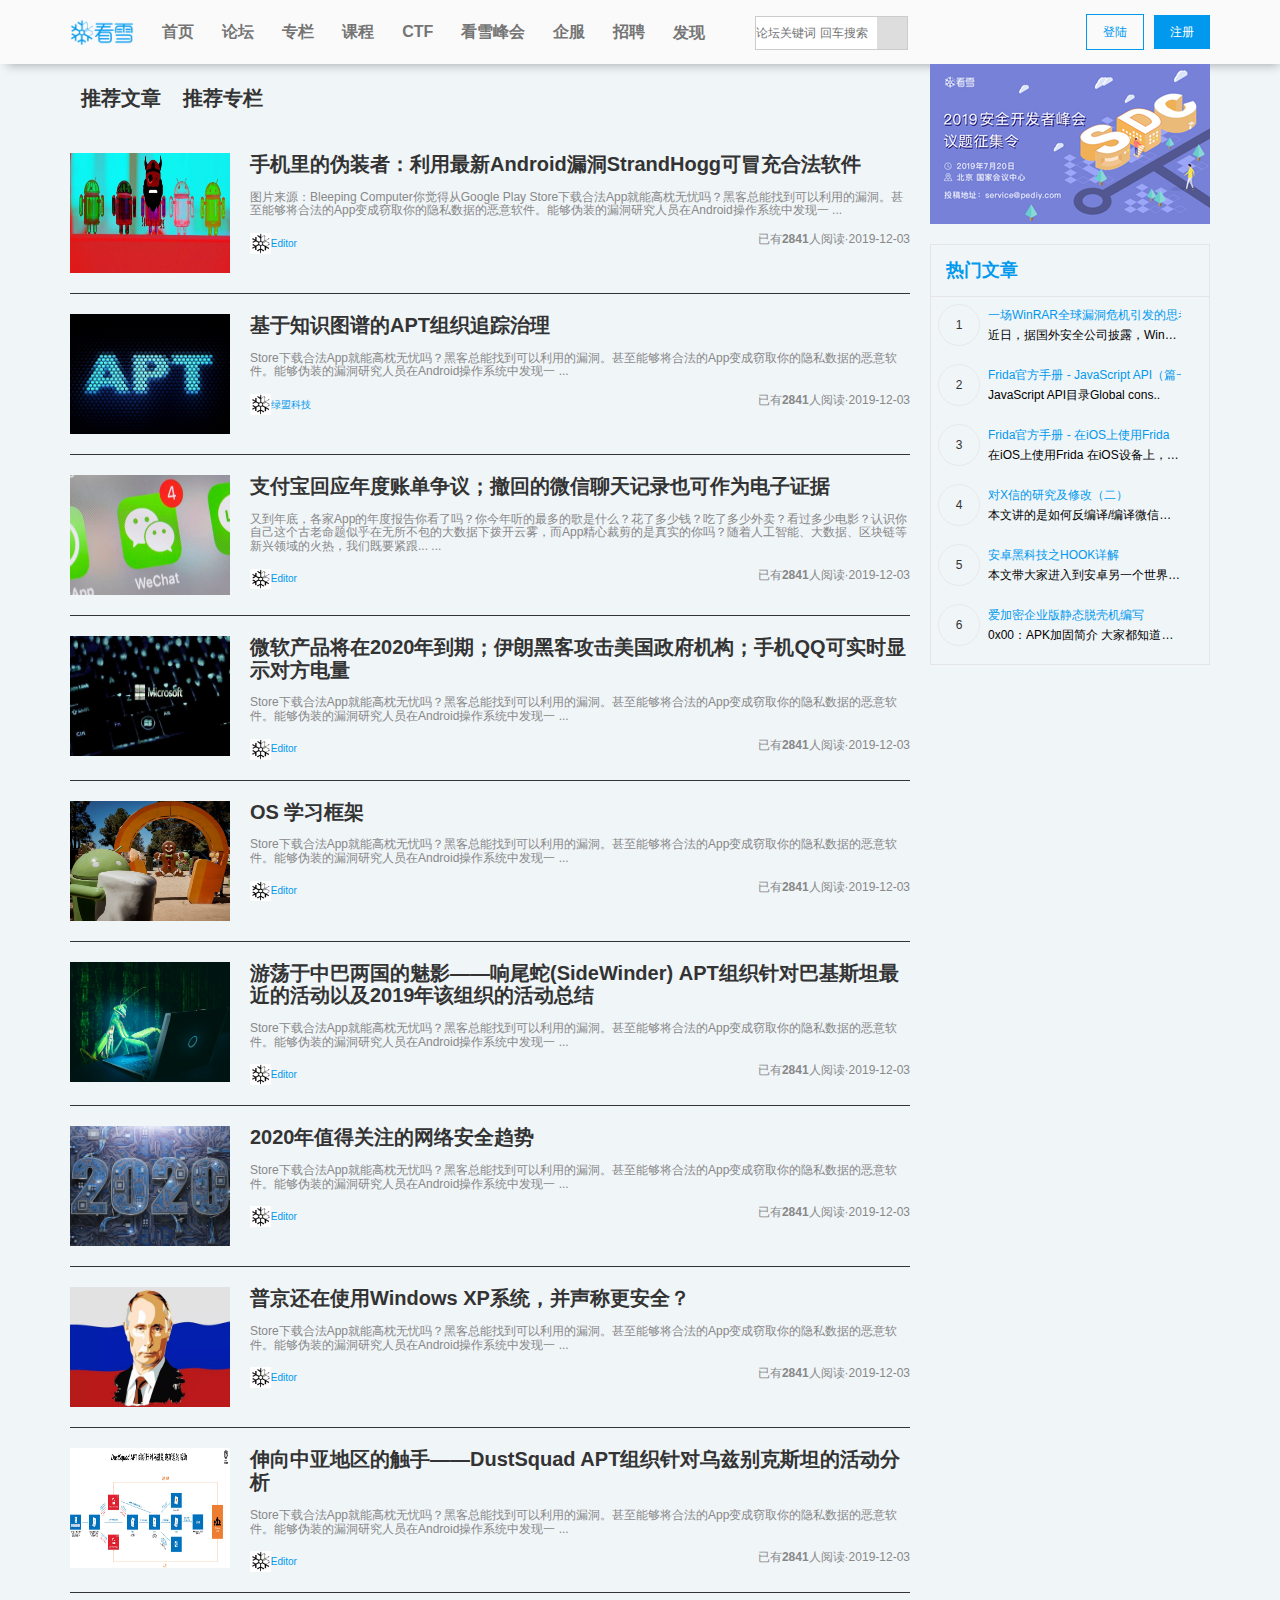
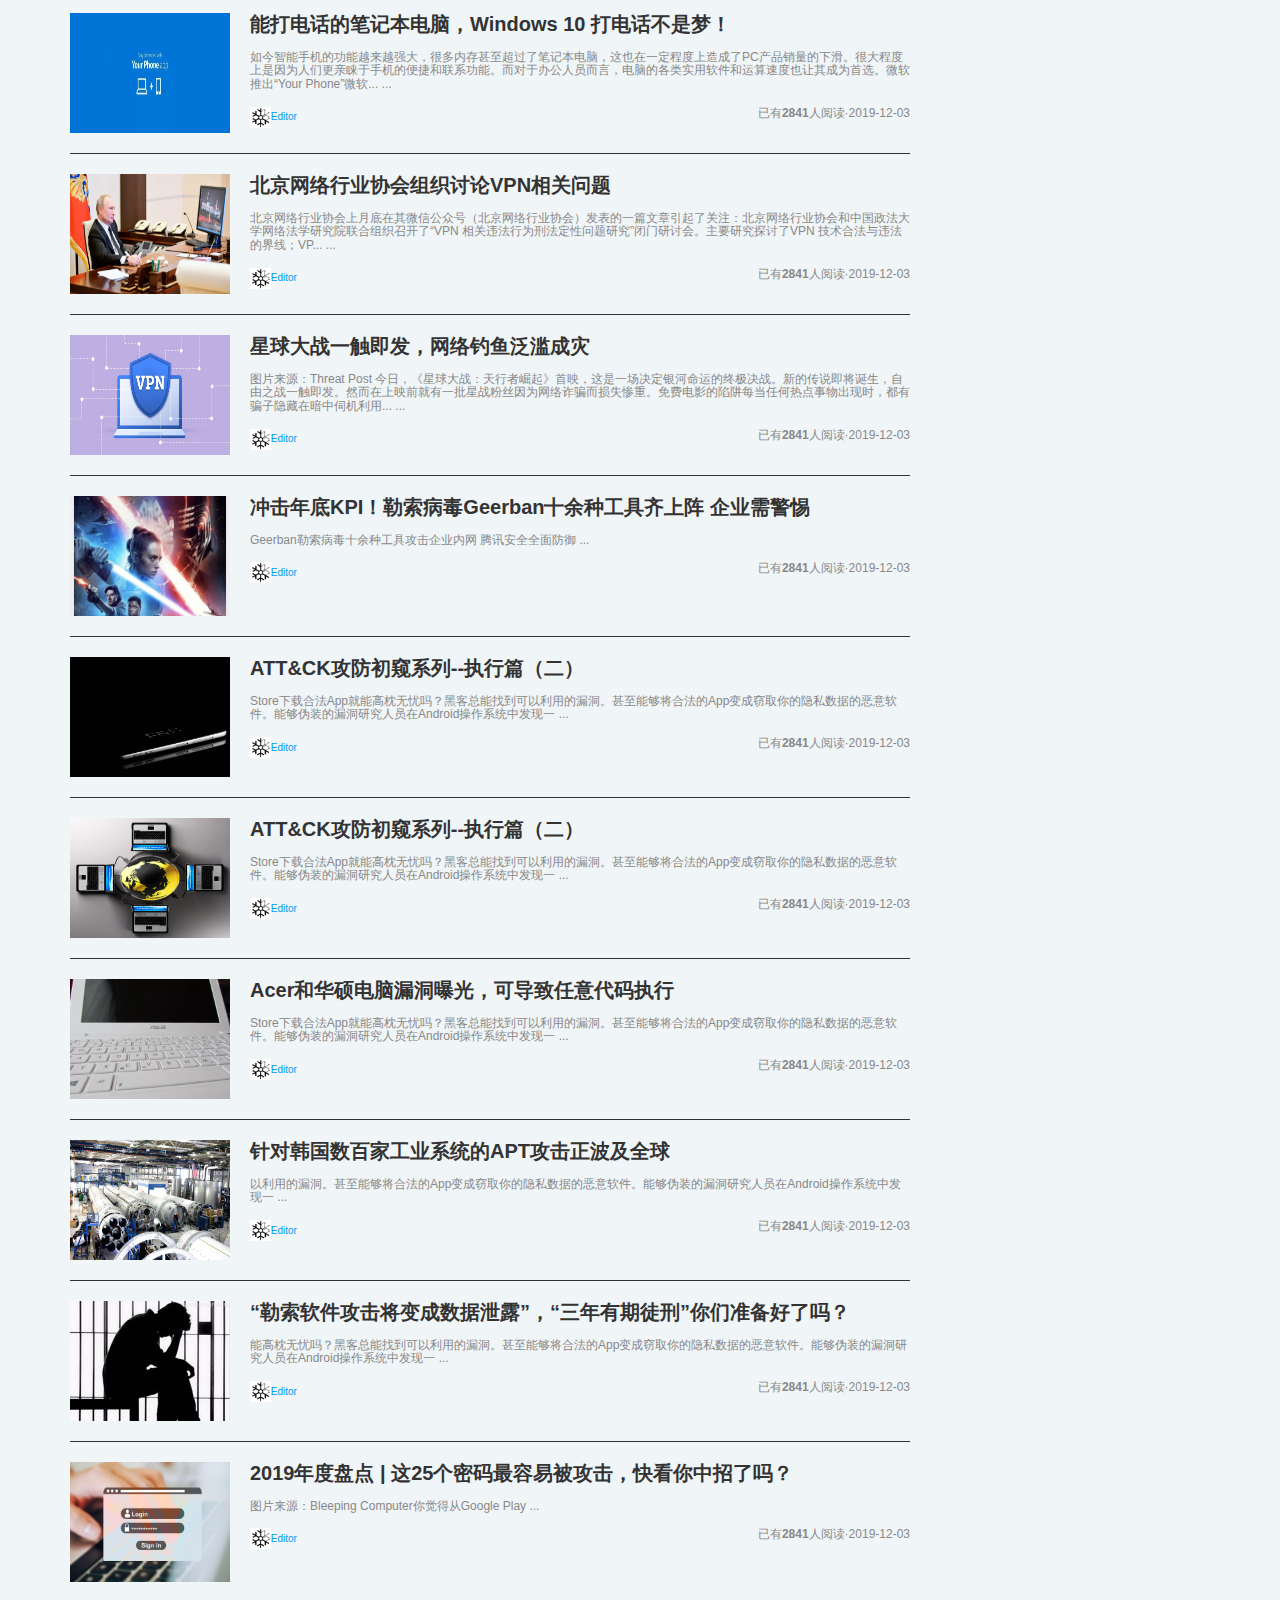
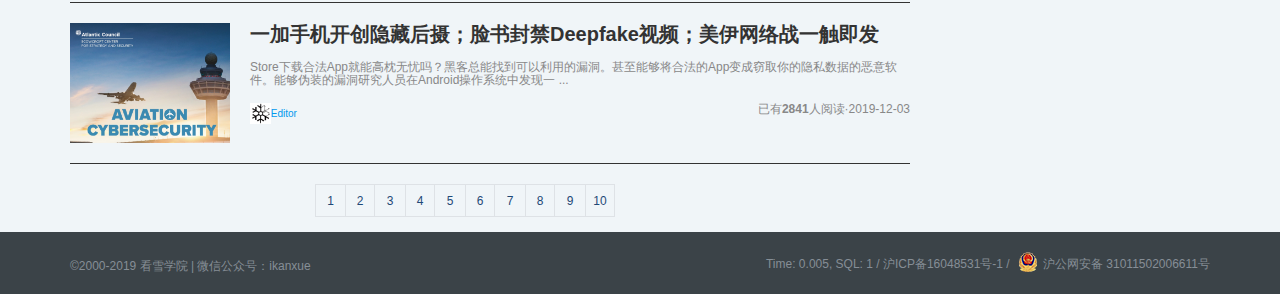
<file: index-column.html>
<!DOCTYPE html>
<html lang="en">

<head>
    <meta charset="UTF-8">
    <meta name="viewport" content="width=device-width, initial-scale=1.0">
    <meta http-equiv="X-UA-Compatible" content="ie=edge">
    <title>专栏</title>
    <link rel="stylesheet" href="./lib/reset/reset.css">
    <link rel="stylesheet" href="./CSS/common.css">
    <link rel="stylesheet" href="./CSS/index-column.css">
    <link rel="shortcut icon" href="favicon.ico" type="image/x-icon">
</head>

<body>
    <!-- 顶部导航栏通栏 -->
    <div class="top-nav-T">
        <!-- 顶部导航栏 -->
        <div class="top-nav container clearfix">
            <!-- 顶部左边模块 -->
            <div class="top-nav-left">
                <a href=""><img src="./images/kanxuelogo.png" alt=""></a>
                <ul class="top-nav-bar">
                    <li><a>首页</a></li>
                    <li><a href="./index.html">论坛</a></li>
                    <li><a>专栏</a></li>
                    <li><a>课程</a></li>
                    <li><a>CTF</a></li>
                    <li><a>看雪峰会</a></li>
                    <li><a>企服</a></li>
                    <li><a>招聘</a></li>
                    <li>
                        <a>发现<i class="iconfont">&#xe6e0;</i></a>
                        <ul class="top-nav-find">
                            <li><a href="./ce.html">众测</a></li>
                            <li><a>排行榜</a></li>
                            <li><a>知识库</a></li>
                            <li><a>工具下载</a></li>
                            <li><a>看雪20年</a></li>
                            <li><a>看雪商城</a></li>
                        </ul>
                    </li>
                </ul>
            </div>
            <!-- 搜索模块 -->
            <div class="top-nav-search">
                <input type="text" placeholder="论坛关键词 回车搜索">
                <button><i class="iconfont">&#xe6bf;</i></button>
            </div>
            <!-- 登陆模块 -->
            <div class="top-nav-right">
                <span><a href="./user-login.html">登陆</a></span>
                <span><a href="">注册</a></span>
            </div>
        </div>
    </div>


    <!-- 专栏内容 -->
    <article>
        <div class="container clearfix">
            <!-- 推荐文章左 -->
            <div class="re-article clearfix">
                <!-- 标题 -->
                <div class="re-article-top clearfix">
                    <h2 class=" re-article-list1"><a href="">推荐文章</a></h2>
                    <h2 class=""><a href="">推荐专栏</a></h2>
                </div>
                <!-- 标题内容 -->
                <div class="re-article-bottom">
                    <div class="re-article-bottom-content clearfix">
                        <!-- 左浮动 -->
                        <div class="re-article-bottom-content-left">
                            <img src="./images/list-1.jpg" alt="">
                        </div>
                        <!-- 右浮动 -->
                        <div class="re-article-bottom-content-right">
                            <a href="">
                                <h4>手机里的伪装者：利用最新Android漏洞StrandHogg可冒充合法软件</h4>
                                <p>
                                    图片来源：Bleeping Computer你觉得从Google Play
                                    Store下载合法App就能高枕无忧吗？黑客总能找到可以利用的漏洞。甚至能够将合法的App变成窃取你的隐私数据的恶意软件。能够伪装的漏洞研究人员在Android操作系统中发现一
                                </p>
                            </a>
                            <div class="re-article-bottom-content-right-bottom clearfix">
                                <span><img src="./images/236762.png" alt=""><a>Editor</a></span>
                                <span>已有<b>2841</b>人阅读·<small>2019-12-03</small></span>
                            </div>
                        </div>
                    </div>
                </div>
                <!-- 结束 -->
                <!-- 标题内容 -->
                <div class="re-article-bottom">
                    <div class="re-article-bottom-content clearfix">
                        <!-- 左浮动 -->
                        <div class="re-article-bottom-content-left">
                            <img src="./images/list-2.jpg" alt="">
                        </div>
                        <!-- 右浮动 -->
                        <div class="re-article-bottom-content-right">
                            <a href="">
                                <h4>
                                    基于知识图谱的APT组织追踪治理
                                </h4>
                                <p>
                                    Store下载合法App就能高枕无忧吗？黑客总能找到可以利用的漏洞。甚至能够将合法的App变成窃取你的隐私数据的恶意软件。能够伪装的漏洞研究人员在Android操作系统中发现一
                                </p>
                            </a>
                            <div class="re-article-bottom-content-right-bottom clearfix">
                                <span><img src="./images/236762.png" alt=""><a>绿盟科技</a></span>
                                <span>已有<b>2841</b>人阅读·<small>2019-12-03</small></span>
                            </div>
                        </div>
                    </div>
                </div>
                <!-- 结束 -->
                <!-- 标题内容 -->
                <div class="re-article-bottom">
                    <div class="re-article-bottom-content clearfix">
                        <!-- 左浮动 -->
                        <div class="re-article-bottom-content-left">
                            <img src="./images/list-3.jpeg" alt="">
                        </div>
                        <!-- 右浮动 -->
                        <div class="re-article-bottom-content-right">
                            <a href="">
                                <h4>支付宝回应年度账单争议；撤回的微信聊天记录也可作为电子证据</h4>
                                <p>
                                    又到年底，各家App的年度报告你看了吗？你今年听的最多的歌是什么？花了多少钱？吃了多少外卖？看过多少电影？认识你自己这个古老命题似乎在无所不包的大数据下拨开云雾，而App精心裁剪的是真实的你吗？随着人工智能、大数据、区块链等新兴领域的火热，我们既要紧跟...
                                </p>
                            </a>
                            <div class="re-article-bottom-content-right-bottom clearfix">
                                <span><img src="./images/236762.png" alt=""><a>Editor</a></span>
                                <span>已有<b>2841</b>人阅读·<small>2019-12-03</small></span>
                            </div>
                        </div>
                    </div>
                </div>
                <!-- 结束 -->
                <!-- 标题内容 -->
                <div class="re-article-bottom">
                    <div class="re-article-bottom-content clearfix">
                        <!-- 左浮动 -->
                        <div class="re-article-bottom-content-left">
                            <img src="./images/list-4.jpg" alt="">
                        </div>
                        <!-- 右浮动 -->
                        <div class="re-article-bottom-content-right">
                            <a href="">
                                <h4>微软产品将在2020年到期；伊朗黑客攻击美国政府机构；手机QQ可实时显示对方电量</h4>
                                <p>
                                    Store下载合法App就能高枕无忧吗？黑客总能找到可以利用的漏洞。甚至能够将合法的App变成窃取你的隐私数据的恶意软件。能够伪装的漏洞研究人员在Android操作系统中发现一
                                </p>
                            </a>
                            <div class="re-article-bottom-content-right-bottom clearfix">
                                <span><img src="./images/236762.png" alt=""><a>Editor</a></span>
                                <span>已有<b>2841</b>人阅读·<small>2019-12-03</small></span>
                            </div>
                        </div>
                    </div>
                </div>
                <!-- 结束 -->
                <!-- 标题内容 -->
                <div class="re-article-bottom">
                    <div class="re-article-bottom-content clearfix">
                        <!-- 左浮动 -->
                        <div class="re-article-bottom-content-left">
                            <img src="./images/list-5.jpg" alt="">
                        </div>
                        <!-- 右浮动 -->
                        <div class="re-article-bottom-content-right">
                            <a href="">
                                <h4>OS 学习框架</h4>
                                <p>
                                    Store下载合法App就能高枕无忧吗？黑客总能找到可以利用的漏洞。甚至能够将合法的App变成窃取你的隐私数据的恶意软件。能够伪装的漏洞研究人员在Android操作系统中发现一
                                </p>
                            </a>
                            <div class="re-article-bottom-content-right-bottom clearfix">
                                <span><img src="./images/236762.png" alt=""><a>Editor</a></span>
                                <span>已有<b>2841</b>人阅读·<small>2019-12-03</small></span>
                            </div>
                        </div>
                    </div>
                </div>
                <!-- 结束 -->
                <!-- 标题内容 -->
                <div class="re-article-bottom">
                    <div class="re-article-bottom-content clearfix">
                        <!-- 左浮动 -->
                        <div class="re-article-bottom-content-left">
                            <img src="./images/list-6.jpg" alt="">
                        </div>
                        <!-- 右浮动 -->
                        <div class="re-article-bottom-content-right">
                            <a href="">
                                <h4>游荡于中巴两国的魅影——响尾蛇(SideWinder) APT组织针对巴基斯坦最近的活动以及2019年该组织的活动总结</h4>
                                <p>
                                    Store下载合法App就能高枕无忧吗？黑客总能找到可以利用的漏洞。甚至能够将合法的App变成窃取你的隐私数据的恶意软件。能够伪装的漏洞研究人员在Android操作系统中发现一
                                </p>
                            </a>
                            <div class="re-article-bottom-content-right-bottom clearfix">
                                <span><img src="./images/236762.png" alt=""><a>Editor</a></span>
                                <span>已有<b>2841</b>人阅读·<small>2019-12-03</small></span>
                            </div>
                        </div>
                    </div>
                </div>
                <!-- 结束 -->
                <!-- 标题内容 -->
                <div class="re-article-bottom">
                    <div class="re-article-bottom-content clearfix">
                        <!-- 左浮动 -->
                        <div class="re-article-bottom-content-left">
                            <img src="./images/list-7.jpg" alt="">
                        </div>
                        <!-- 右浮动 -->
                        <div class="re-article-bottom-content-right">
                            <a href="">
                                <h4>2020年值得关注的网络安全趋势</h4>
                                <p>
                                    Store下载合法App就能高枕无忧吗？黑客总能找到可以利用的漏洞。甚至能够将合法的App变成窃取你的隐私数据的恶意软件。能够伪装的漏洞研究人员在Android操作系统中发现一
                                </p>
                            </a>
                            <div class="re-article-bottom-content-right-bottom clearfix">
                                <span><img src="./images/236762.png" alt=""><a>Editor</a></span>
                                <span>已有<b>2841</b>人阅读·<small>2019-12-03</small></span>
                            </div>
                        </div>
                    </div>
                </div>
                <!-- 结束 -->
                <!-- 标题内容 -->
                <div class="re-article-bottom">
                    <div class="re-article-bottom-content clearfix">
                        <!-- 左浮动 -->
                        <div class="re-article-bottom-content-left">
                            <img src="./images/list-8.jpg" alt="">
                        </div>
                        <!-- 右浮动 -->
                        <div class="re-article-bottom-content-right">
                            <a href="">
                                <h4>普京还在使用Windows XP系统，并声称更安全？</h4>
                                <p>
                                    Store下载合法App就能高枕无忧吗？黑客总能找到可以利用的漏洞。甚至能够将合法的App变成窃取你的隐私数据的恶意软件。能够伪装的漏洞研究人员在Android操作系统中发现一
                                </p>
                            </a>
                            <div class="re-article-bottom-content-right-bottom clearfix">
                                <span><img src="./images/236762.png" alt=""><a>Editor</a></span>
                                <span>已有<b>2841</b>人阅读·<small>2019-12-03</small></span>
                            </div>
                        </div>
                    </div>
                </div>
                <!-- 结束 -->
                <!-- 标题内容 -->
                <div class="re-article-bottom">
                    <div class="re-article-bottom-content clearfix">
                        <!-- 左浮动 -->
                        <div class="re-article-bottom-content-left">
                            <img src="./images/list-9.png" alt="">
                        </div>
                        <!-- 右浮动 -->
                        <div class="re-article-bottom-content-right">
                            <a href="">
                                <h4>伸向中亚地区的触手——DustSquad APT组织针对乌兹别克斯坦的活动分析</h4>
                                <p>
                                    Store下载合法App就能高枕无忧吗？黑客总能找到可以利用的漏洞。甚至能够将合法的App变成窃取你的隐私数据的恶意软件。能够伪装的漏洞研究人员在Android操作系统中发现一
                                </p>
                            </a>
                            <div class="re-article-bottom-content-right-bottom clearfix">
                                <span><img src="./images/236762.png" alt=""><a>Editor</a></span>
                                <span>已有<b>2841</b>人阅读·<small>2019-12-03</small></span>
                            </div>
                        </div>
                    </div>
                </div>
                <!-- 结束 -->
                <!-- 标题内容 -->
                <div class="re-article-bottom">
                    <div class="re-article-bottom-content clearfix">
                        <!-- 左浮动 -->
                        <div class="re-article-bottom-content-left">
                            <img src="./images/list-10.jpg" alt="">
                        </div>
                        <!-- 右浮动 -->
                        <div class="re-article-bottom-content-right">
                            <a href="">
                                <h4>能打电话的笔记本电脑，Windows 10 打电话不是梦！</h4>
                                <p>



                                    如今智能手机的功能越来越强大，很多内存甚至超过了笔记本电脑，这也在一定程度上造成了PC产品销量的下滑。很大程度上是因为人们更亲睐于手机的便捷和联系功能。而对于办公人员而言，电脑的各类实用软件和运算速度也让其成为首选。微软推出“Your
                                    Phone”微软...
                                </p>
                            </a>
                            <div class="re-article-bottom-content-right-bottom clearfix">
                                <span><img src="./images/236762.png" alt=""><a>Editor</a></span>
                                <span>已有<b>2841</b>人阅读·<small>2019-12-03</small></span>
                            </div>
                        </div>
                    </div>
                </div>
                <!-- 结束 -->
                <!-- 标题内容 -->
                <div class="re-article-bottom">
                    <div class="re-article-bottom-content clearfix">
                        <!-- 左浮动 -->
                        <div class="re-article-bottom-content-left">
                            <img src="./images/list-11.jpg" alt="">
                        </div>
                        <!-- 右浮动 -->
                        <div class="re-article-bottom-content-right">
                            <a href="">
                                <h4>北京网络行业协会组织讨论VPN相关问题</h4>
                                <p>
                                    北京网络行业协会上月底在其微信公众号（北京网络行业协会）发表的一篇文章引起了关注：北京网络行业协会和中国政法大学网络法学研究院联合组织召开了“VPN
                                    相关违法行为刑法定性问题研究”闭门研讨会。主要研究探讨了VPN 技术合法与违法的界线；VP...
                                </p>
                            </a>
                            <div class="re-article-bottom-content-right-bottom clearfix">
                                <span><img src="./images/236762.png" alt=""><a>Editor</a></span>
                                <span>已有<b>2841</b>人阅读·<small>2019-12-03</small></span>
                            </div>
                        </div>
                    </div>
                </div>
                <!-- 结束 -->
                <!-- 标题内容 -->
                <div class="re-article-bottom">
                    <div class="re-article-bottom-content clearfix">
                        <!-- 左浮动 -->
                        <div class="re-article-bottom-content-left">
                            <img src="./images/list-12.jpg" alt="">
                        </div>
                        <!-- 右浮动 -->
                        <div class="re-article-bottom-content-right">
                            <a href="">
                                <h4>星球大战一触即发，网络钓鱼泛滥成灾</h4>
                                <p>
                                    图片来源：Threat Post
                                    今日，《星球大战：天行者崛起》首映，这是一场决定银河命运的终极决战。新的传说即将诞生，自由之战一触即发。然而在上映前就有一批星战粉丝因为网络诈骗而损失惨重。免费电影的陷阱每当任何热点事物出现时，都有骗子隐藏在暗中伺机利用...
                                </p>
                            </a>
                            <div class="re-article-bottom-content-right-bottom clearfix">
                                <span><img src="./images/236762.png" alt=""><a>Editor</a></span>
                                <span>已有<b>2841</b>人阅读·<small>2019-12-03</small></span>
                            </div>
                        </div>
                    </div>
                </div>
                <!-- 结束 -->
                <!-- 标题内容 -->
                <div class="re-article-bottom">
                    <div class="re-article-bottom-content clearfix">
                        <!-- 左浮动 -->
                        <div class="re-article-bottom-content-left">
                            <img src="./images/list-13.jpg" alt="">
                        </div>
                        <!-- 右浮动 -->
                        <div class="re-article-bottom-content-right">
                            <a href="">
                                <h4>冲击年底KPI！勒索病毒Geerban十余种工具齐上阵 企业需警惕</h4>
                                <p>
                                    Geerban勒索病毒十余种工具攻击企业内网 腾讯安全全面防御
                                </p>
                            </a>
                            <div class="re-article-bottom-content-right-bottom clearfix">
                                <span><img src="./images/236762.png" alt=""><a>Editor</a></span>
                                <span>已有<b>2841</b>人阅读·<small>2019-12-03</small></span>
                            </div>
                        </div>
                    </div>
                </div>
                <!-- 结束 -->
                <!-- 标题内容 -->
                <div class="re-article-bottom">
                    <div class="re-article-bottom-content clearfix">
                        <!-- 左浮动 -->
                        <div class="re-article-bottom-content-left">
                            <img src="./images/list-14.jpg" alt="">
                        </div>
                        <!-- 右浮动 -->
                        <div class="re-article-bottom-content-right">
                            <a href="">
                                <h4>ATT&CK攻防初窥系列--执行篇（二）</h4>
                                <p>
                                    Store下载合法App就能高枕无忧吗？黑客总能找到可以利用的漏洞。甚至能够将合法的App变成窃取你的隐私数据的恶意软件。能够伪装的漏洞研究人员在Android操作系统中发现一
                                </p>
                            </a>
                            <div class="re-article-bottom-content-right-bottom clearfix">
                                <span><img src="./images/236762.png" alt=""><a>Editor</a></span>
                                <span>已有<b>2841</b>人阅读·<small>2019-12-03</small></span>
                            </div>
                        </div>
                    </div>
                </div>
                <!-- 结束 -->
                <!-- 标题内容 -->
                <div class="re-article-bottom">
                    <div class="re-article-bottom-content clearfix">
                        <!-- 左浮动 -->
                        <div class="re-article-bottom-content-left">
                            <img src="./images/list-15.jpg" alt="">
                        </div>
                        <!-- 右浮动 -->
                        <div class="re-article-bottom-content-right">
                            <a href="">
                                <h4>ATT&CK攻防初窥系列--执行篇（二）</h4>
                                <p>
                                    Store下载合法App就能高枕无忧吗？黑客总能找到可以利用的漏洞。甚至能够将合法的App变成窃取你的隐私数据的恶意软件。能够伪装的漏洞研究人员在Android操作系统中发现一
                                </p>
                            </a>
                            <div class="re-article-bottom-content-right-bottom clearfix">
                                <span><img src="./images/236762.png" alt=""><a>Editor</a></span>
                                <span>已有<b>2841</b>人阅读·<small>2019-12-03</small></span>
                            </div>
                        </div>
                    </div>
                </div>
                <!-- 结束 -->
                <!-- 标题内容 -->
                <div class="re-article-bottom">
                    <div class="re-article-bottom-content clearfix">
                        <!-- 左浮动 -->
                        <div class="re-article-bottom-content-left">
                            <img src="./images/list-16.jpg" alt="">
                        </div>
                        <!-- 右浮动 -->
                        <div class="re-article-bottom-content-right">
                            <a href="">
                                <h4>Acer和华硕电脑漏洞曝光，可导致任意代码执行</h4>
                                <p>
                                    Store下载合法App就能高枕无忧吗？黑客总能找到可以利用的漏洞。甚至能够将合法的App变成窃取你的隐私数据的恶意软件。能够伪装的漏洞研究人员在Android操作系统中发现一
                                </p>
                            </a>
                            <div class="re-article-bottom-content-right-bottom clearfix">
                                <span><img src="./images/236762.png" alt=""><a>Editor</a></span>
                                <span>已有<b>2841</b>人阅读·<small>2019-12-03</small></span>
                            </div>
                        </div>
                    </div>
                </div>
                <!-- 结束 -->
                <!-- 标题内容 -->
                <div class="re-article-bottom">
                    <div class="re-article-bottom-content clearfix">
                        <!-- 左浮动 -->
                        <div class="re-article-bottom-content-left">
                            <img src="./images/list-17.jpg" alt="">
                        </div>
                        <!-- 右浮动 -->
                        <div class="re-article-bottom-content-right">
                            <a href="">
                                <h4>针对韩国数百家工业系统的APT攻击正波及全球</h4>
                                <p>
                                    以利用的漏洞。甚至能够将合法的App变成窃取你的隐私数据的恶意软件。能够伪装的漏洞研究人员在Android操作系统中发现一
                                </p>
                            </a>
                            <div class="re-article-bottom-content-right-bottom clearfix">
                                <span><img src="./images/236762.png" alt=""><a>Editor</a></span>
                                <span>已有<b>2841</b>人阅读·<small>2019-12-03</small></span>
                            </div>
                        </div>
                    </div>
                </div>
                <!-- 结束 -->
                <!-- 标题内容 -->
                <div class="re-article-bottom">
                    <div class="re-article-bottom-content clearfix">
                        <!-- 左浮动 -->
                        <div class="re-article-bottom-content-left">
                            <img src="./images/list-18.jpg" alt="">
                        </div>
                        <!-- 右浮动 -->
                        <div class="re-article-bottom-content-right">
                            <a href="">
                                <h4>“勒索软件攻击将变成数据泄露”，“三年有期徒刑”你们准备好了吗？</h4>
                                <p>
                                    能高枕无忧吗？黑客总能找到可以利用的漏洞。甚至能够将合法的App变成窃取你的隐私数据的恶意软件。能够伪装的漏洞研究人员在Android操作系统中发现一
                                </p>
                            </a>
                            <div class="re-article-bottom-content-right-bottom clearfix">
                                <span><img src="./images/236762.png" alt=""><a>Editor</a></span>
                                <span>已有<b>2841</b>人阅读·<small>2019-12-03</small></span>
                            </div>
                        </div>
                    </div>
                </div>
                <!-- 结束 -->
                <!--  -->
                <!-- 标题内容 -->
                <div class="re-article-bottom">
                    <div class="re-article-bottom-content clearfix">
                        <!-- 左浮动 -->
                        <div class="re-article-bottom-content-left">
                            <img src="./images/list-19.jpg" alt="">
                        </div>
                        <!-- 右浮动 -->
                        <div class="re-article-bottom-content-right">
                            <a href="">
                                <h4>2019年度盘点 | 这25个密码最容易被攻击，快看你中招了吗？</h4>
                                <p>
                                    图片来源：Bleeping Computer你觉得从Google Play
                                </p>
                            </a>
                            <div class="re-article-bottom-content-right-bottom clearfix">
                                <span><img src="./images/236762.png" alt=""><a>Editor</a></span>
                                <span>已有<b>2841</b>人阅读·<small>2019-12-03</small></span>
                            </div>
                        </div>
                    </div>
                </div>
                <!-- 结束 -->
                <!-- 标题内容 -->
                <div class="re-article-bottom">
                    <div class="re-article-bottom-content clearfix">
                        <!-- 左浮动 -->
                        <div class="re-article-bottom-content-left">
                            <img src="./images/list-20.png" alt="">
                        </div>
                        <!-- 右浮动 -->
                        <div class="re-article-bottom-content-right">
                            <a href="">
                                <h4>一加手机开创隐藏后摄；脸书封禁Deepfake视频；美伊网络战一触即发</h4>
                                <p>
                                    Store下载合法App就能高枕无忧吗？黑客总能找到可以利用的漏洞。甚至能够将合法的App变成窃取你的隐私数据的恶意软件。能够伪装的漏洞研究人员在Android操作系统中发现一
                                </p>
                            </a>
                            <div class="re-article-bottom-content-right-bottom clearfix">
                                <span><img src="./images/236762.png" alt=""><a>Editor</a></span>
                                <span>已有<b>2841</b>人阅读·<small>2019-12-03</small></span>
                            </div>
                        </div>
                    </div>
                </div>
                <!-- 结束 -->

                <div class="column-list">
                    <ul class="clearfix">
                        <li><a href="">1</a></li>
                        <li><a href="">2</a></li>
                        <li><a href="">3</a></li>
                        <li><a href="">4</a></li>
                        <li><a href="">5</a></li>
                        <li><a href="">6</a></li>
                        <li><a href="">7</a></li>
                        <li><a href="">8</a></li>
                        <li><a href="">9</a></li>
                        <li><a href="">10</a></li>
                    </ul>
                </div>
            </div>

            <!-- 右边文章 -->
            <aside>
                <!-- 上面的图标 -->
                <div class="aside-top-re">
                    <img src="./images/zhanshi.jpg" alt="">
                </div>
                <div class="aside-bottom-re">
                    <div class="aside-bottom-re-container">
                        <!-- 上标题 -->
                        <h2>热门文章</h2>
                        <!-- 下内容 -->
                        <div class="aside-bottom-re-bottom">
                            <span>1</span>
                            <a href="">
                                <div class="">一场WinRAR全球漏洞危机引发的思考：</div>
                                <div class="">近日，据国外安全公司披露，WinRA</div>
                            </a>
                        </div>
                        <!-- 下内容 -->
                        <div class="aside-bottom-re-bottom">
                            <span>2</span>
                            <a href="">
                                <div class="">Frida官方手册 - JavaScript API（篇一）</div>
                                <div class="">
                                    JavaScript API目录Global cons..
                                </div>
                            </a>
                        </div>
                        <!-- 下内容 -->
                        <div class="aside-bottom-re-bottom">
                            <span>3</span>
                            <a href="">
                                <div class="">Frida官方手册 - 在iOS上使用Frida</div>
                                <div class="">
                                    在iOS上使用Frida

                                    在iOS设备上，Frida支持两种使用模式，具体使用哪种模式要看你的iOS设备是否已经越狱。
                                    使用场景

                                    已越狱机器
                                    未越狱机器
                                    已越狱机器

                                    在越狱的环境下，是用户权限最大的场景，在这样的环境下你可以很轻松的调用系统服务和基础组件... </div>
                            </a>
                        </div>
                        <!-- 下内容 -->
                        <div class="aside-bottom-re-bottom">
                            <span>4</span>
                            <a href="">
                                <div class="">对X信的研究及修改（二）</div>
                                <div class="">

                                    本文讲的是如何反编译/编译微信。
                                    AndResGuardAndResGuard一个资源混淆工具。他会将原本冗长的资源路径变短，例如将res/drawable/wechat变为r/d/a。
                                    主要用途有

                                    混淆安卓资源，防止apk被...
                                </div>
                            </a>
                        </div>
                        <!-- 下内容 -->
                        <div class="aside-bottom-re-bottom">
                            <span>5</span>
                            <a href="">
                                <div class="">
                                    安卓黑科技之HOOK详解
                                </div>
                                <div class="">



                                    本文带大家进入到安卓另一个世界 互联网攻防大战
                                    Xposed框架 : 它能够让Android设备在没有修改源码的情况下修改系统中的API运行结果
                                    可实现对java层任意HOOK 比如 修改 IMEI IMSI ...
                                </div>
                            </a>
                        </div>
                        <!-- 下内容 -->
                        <div class="aside-bottom-re-bottom">
                            <span>6</span>
                            <a href="">
                                <div class="">爱加密企业版静态脱壳机编写</div>
                                <div class="">

                                    0x00：APK加固简介
                                    大家都知道Android中的程序反编译比较简单，辛苦开发出一个APK轻易被人反编译了，所以现在就有很多APK加固的第三方平台，比如爱加密和梆梆加固、360加固等。
                                    一般的加固保护通常能够提供如下保护：加密、防逆向、防篡改、反调...
                                </div>
                            </a>
                        </div>
                    </div>
                </div>
            </aside>
        </div>
    </article>



    <!-- 底部 -->
    <footer class="logo-footer" style="margin-top: 15px;">
        <div class="container clearfix">
            <dl class="logo-footer-content clearfix">
                <dt class="logo-footer-left">©2000-2019 看雪学院 | 微信公众号：ikanxue</dt>
                <dd class="logo-footer-right">
                    Time: 0.005, SQL: 1 / 沪ICP备16048531号-1 / <a><img src="./images/110.png"></a>沪公网安备
                    31011502006611号
                </dd>
            </dl>
        </div>
    </footer>
</body>

</html>
</file>
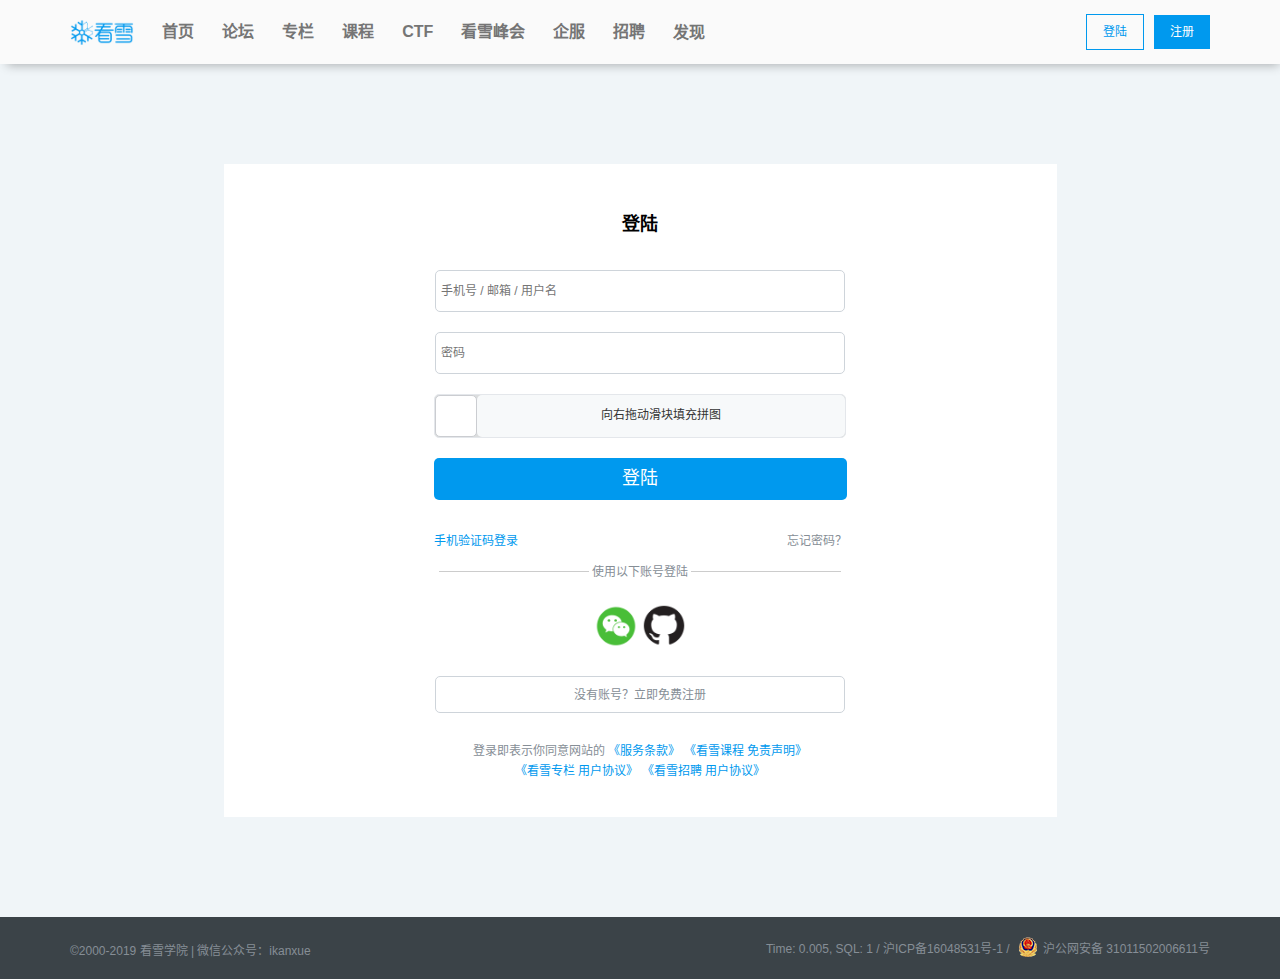
<file: user-login.html>
<!DOCTYPE html>
<html lang="zh-cn">

<head>
    <meta charset="UTF-8">
    <meta name="viewport" content="width=device-width, initial-scale=1.0">
    <meta http-equiv="X-UA-Compatible" content="ie=edge">
    <title>登陆</title>
    <link rel="stylesheet" href="./lib/reset/reset.css">
    <link rel="stylesheet" href="./CSS/common.css">
    <link rel="stylesheet" href="./CSS/user-logo.css">
    <link rel="shortcut icon" href="favicon.ico" type="image/x-icon">
</head>

<body>
    <!-- 顶部导航栏通栏 -->
    <div class="top-nav-T">
        <!-- 顶部导航栏 -->
        <div class="top-nav container clearfix">
            <!-- 顶部左边模块 -->
            <div class="top-nav-left">
                <a href=""><img src="./images/kanxuelogo.png" alt=""></a>
                <ul class="top-nav-bar">
                    <li><a>首页</a></li>
                    <li><a href="./index.html">论坛</a></li>
                    <li><a href="./index-column.html">专栏</a></li>
                    <li><a>课程</a></li>
                    <li><a>CTF</a></li>
                    <li><a>看雪峰会</a></li>
                    <li><a>企服</a></li>
                    <li><a>招聘</a></li>
                    <li>
                        <a>发现<i class="iconfont">&#xe6e0;</i></a>
                        <ul class="top-nav-find">
                            <li><a href="./ce.html">众测</a></li>
                            <li><a>排行榜</a></li>
                            <li><a>知识库</a></li>
                            <li><a>工具下载</a></li>
                            <li><a>看雪20年</a></li>
                            <li><a>看雪商城</a></li>
                        </ul>
                    </li>
                </ul>
            </div>
            <!-- 登陆模块 -->
            <div class="top-nav-right">
                <span><a href="./user-login.html">登陆</a></span>
                <span><a href="./user-mobile-1.html">注册</a></span>
            </div>
        </div>
    </div>


    <!-- 登陆栏 -->
    <div class="user-logo">
        <!-- 标题 -->
        <div class="user-logo-title">
            <h2>登陆</h2>
        </div>
        <!-- 表单输入 -->
        <div class="user-logo-input">
            <form action="">
                <!-- 用户名输入 -->
                <div class="form-group">
                    <input class="form-control" type="text" name="account" id="account"
                        placeholder="手机号&nbsp;/&nbsp;邮箱&nbsp;/&nbsp;用户名">
                </div>
                <!-- 密码输入 -->
                <div class="form-group">
                    <input class="form-control" type="password" name="password" id="password" placeholder="密码">
                </div>
                <!-- 验证码 -->
                <div class="identifying-code">
                    <!-- 滑块 -->
                    <div class="slider">
                        <i class="iconfont">&#xe6e1;</i>
                    </div>
                    <div class="fill">向右拖动滑块填充拼图</div>
                </div>
                <!-- 登陆按钮 -->
                <div class="form-buttom">
                    <button>登陆</button>
                </div>
                <div class="form-logo-two">
                    <a href="./user-mobile-1.html">手机验证码登录</a>
                    <a>忘记密码？</a>
                </div>
            </form>
        </div>
        <!-- 第三方登陆 -->
        <div class="third-party">
            <span class="line"></span>
            <div class="third-party-top-content">
                使用以下账号登陆
            </div>
            <span class="line"></span>
            <div class="wechat-github">
                <span><a href=""><img src="./images/wechat_login.png" alt=""
                            title="Use Wechat and scan the QR code to login in."></a></span>
                <span><a href=""><img src="./images/github.png" alt="" title="Use Github account to log in"></a></span>
            </div>
        </div>

        <!-- 没有账号？注册啊 -->
        <div class="register">
            <a href="">没有账号？立即免费注册</a>
        </div>
        <!-- 协议条款 -->
        <div class="agreement">
            登录即表示你同意网站的
            <a href="">《服务条款》</a>
            <a href="">《看雪课程 免责声明》</a>
            <a href="">《看雪专栏 用户协议》</a>
            <a href="">《看雪招聘 用户协议》</a>
        </div>
    </div>


    <footer class="logo-footer">
        <div class="container clearfix">
            <dl class="logo-footer-content clearfix">
                <dt class="logo-footer-left">©2000-2019 看雪学院 | 微信公众号：ikanxue</dt>
                <dd class="logo-footer-right">
                    Time: 0.005, SQL: 1 / 沪ICP备16048531号-1 / <a><img src="./images/110.png"></a>沪公网安备 31011502006611号
                </dd>
            </dl>
        </div>
    </footer>
</body>

</html>
</file>
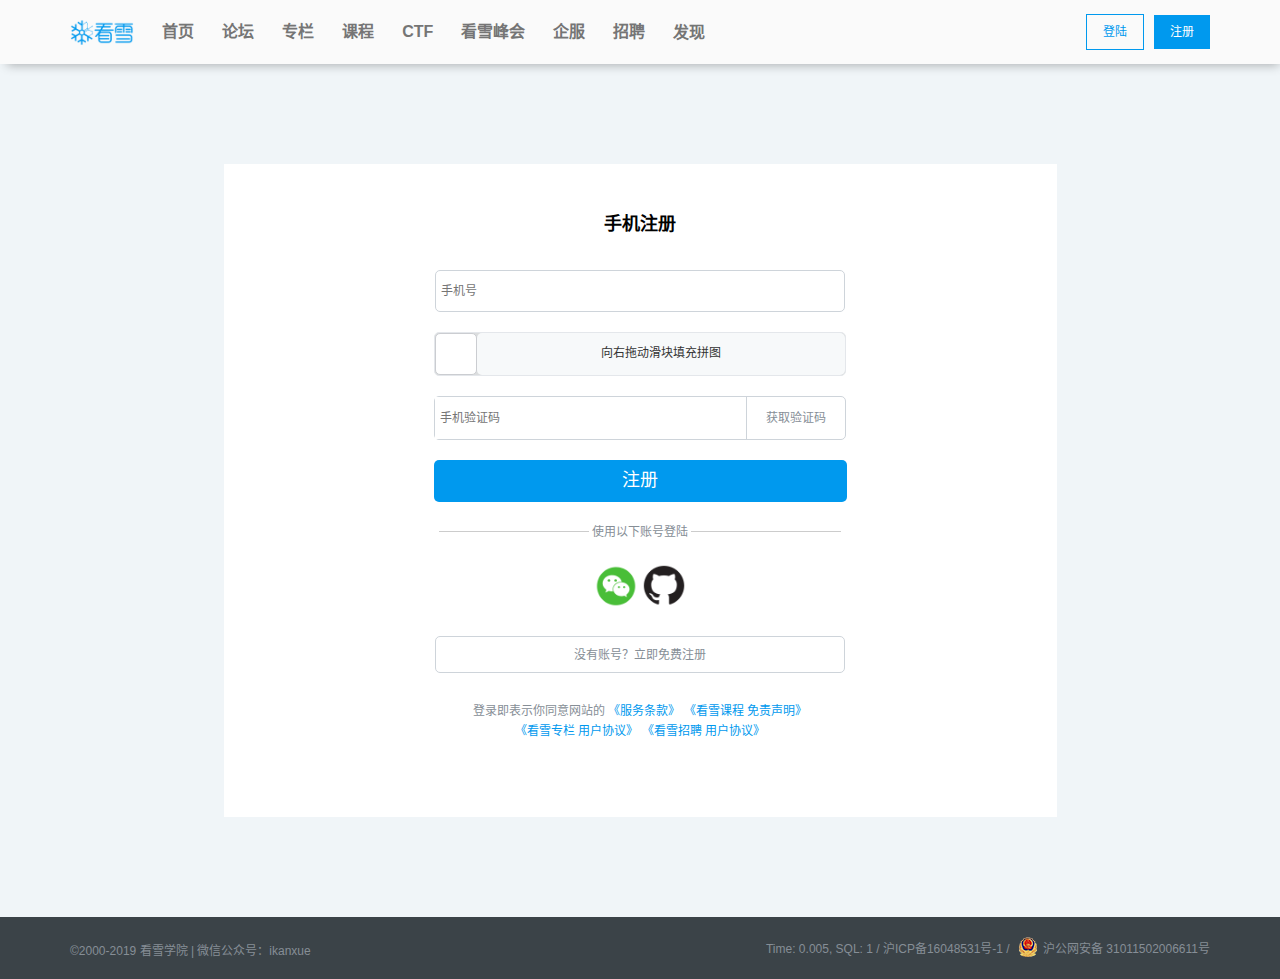
<file: user-mobile-1.html>
<!DOCTYPE html>
<html lang="zh-cn">

<head>
    <meta charset="UTF-8">
    <meta name="viewport" content="width=device-width, initial-scale=1.0">
    <meta http-equiv="X-UA-Compatible" content="ie=edge">
    <title>注册</title>
    <link rel="stylesheet" href="./lib/reset/reset.css">
    <link rel="stylesheet" href="./CSS/common.css">
    <link rel="stylesheet" href="./CSS/user-mobile-1.css">
    <link rel="shortcut icon" href="favicon.ico" type="image/x-icon">
</head>

<body>
    <!-- 顶部导航栏通栏 -->
    <div class="top-nav-T">
        <!-- 顶部导航栏 -->
        <div class="top-nav container clearfix">
            <!-- 顶部左边模块 -->
            <div class="top-nav-left">
                <a href=""><img src="./images/kanxuelogo.png" alt=""></a>
                <ul class="top-nav-bar">
                    <li><a>首页</a></li>
                    <li><a href="./index.html">论坛</a></li>
                    <li><a href="./index-column.html">专栏</a></li>
                    <li><a>课程</a></li>
                    <li><a>CTF</a></li>
                    <li><a>看雪峰会</a></li>
                    <li><a>企服</a></li>
                    <li><a>招聘</a></li>
                    <li>
                        <a>发现<i class="iconfont">&#xe6e0;</i></a>
                        <ul class="top-nav-find">
                            <li><a href="./ce.html">众测</a></li>
                            <li><a>排行榜</a></li>
                            <li><a>知识库</a></li>
                            <li><a>工具下载</a></li>
                            <li><a>看雪20年</a></li>
                            <li><a>看雪商城</a></li>
                        </ul>
                    </li>
                </ul>
            </div>
            <!-- 登陆模块 -->
            <div class="top-nav-right">
                <span><a href="./user-login.html">登陆</a></span>
                <span><a href="./user-mobile-1.html">注册</a></span>
            </div>
        </div>
    </div>


    <!-- 登陆栏 -->
    <div class="user-logo">
        <!-- 标题 -->
        <div class="user-logo-title">
            <h2>手机注册</h2>
        </div>
        <!-- 表单输入 -->
        <div class="user-logo-input">
            <form action="">
                <!-- 用户名输入 -->
                <div class="form-group">
                    <input class="form-control" type="text" name="account" id="account" placeholder="手机号">
                </div>
                <!-- 密码输入
                <div class="form-group">
                    <input class="form-control" type="password" name="password" id="password" placeholder="密码">
                </div> -->
                <!-- 验证码 -->
                <div class="identifying-code">
                    <!-- 滑块 -->
                    <div class="slider">
                        <i class="iconfont">&#xe6e1;</i>
                    </div>
                    <div class="fill">向右拖动滑块填充拼图</div>
                </div>
                <!-- 手机号验证码 -->
                <div class="form-phone">
                    <div class="form-phone-left">
                        <input type="text" placeholder="手机验证码">
                    </div>
                    <div class="form-phone-right">
                        <a href="">获取验证码</a>
                    </div>
                </div>
                <!-- 登陆按钮 -->
                <div class="form-buttom">
                    <button>注册</button>
                </div>

            </form>
        </div>
        <!-- 第三方登陆 -->
        <div class="third-party">
            <span class="line"></span>
            <div class="third-party-top-content">
                使用以下账号登陆
            </div>
            <span class="line"></span>
            <div class="wechat-github">
                <span><a href=""><img src="./images/wechat_login.png" alt=""
                            title="Use Wechat and scan the QR code to login in."></a></span>
                <span><a href=""><img src="./images/github.png" alt="" title="Use Github account to log in"></a></span>
            </div>
        </div>

        <!-- 没有账号？注册啊 -->
        <div class="register">
            <a href="">没有账号？立即免费注册</a>
        </div>
        <!-- 协议条款 -->
        <div class="agreement">
            登录即表示你同意网站的
            <a href="">《服务条款》</a>
            <a href="">《看雪课程 免责声明》</a>
            <a href="">《看雪专栏 用户协议》</a>
            <a href="">《看雪招聘 用户协议》</a>
        </div>
    </div>


    <footer class="logo-footer">
        <div class="container clearfix">
            <dl class="logo-footer-content clearfix">
                <dt class="logo-footer-left">©2000-2019 看雪学院 | 微信公众号：ikanxue</dt>
                <dd class="logo-footer-right">
                    Time: 0.005, SQL: 1 / 沪ICP备16048531号-1 / <a><img src="./images/110.png"></a>沪公网安备 31011502006611号
                </dd>
            </dl>
        </div>
    </footer>
</body>

</html>
</file>
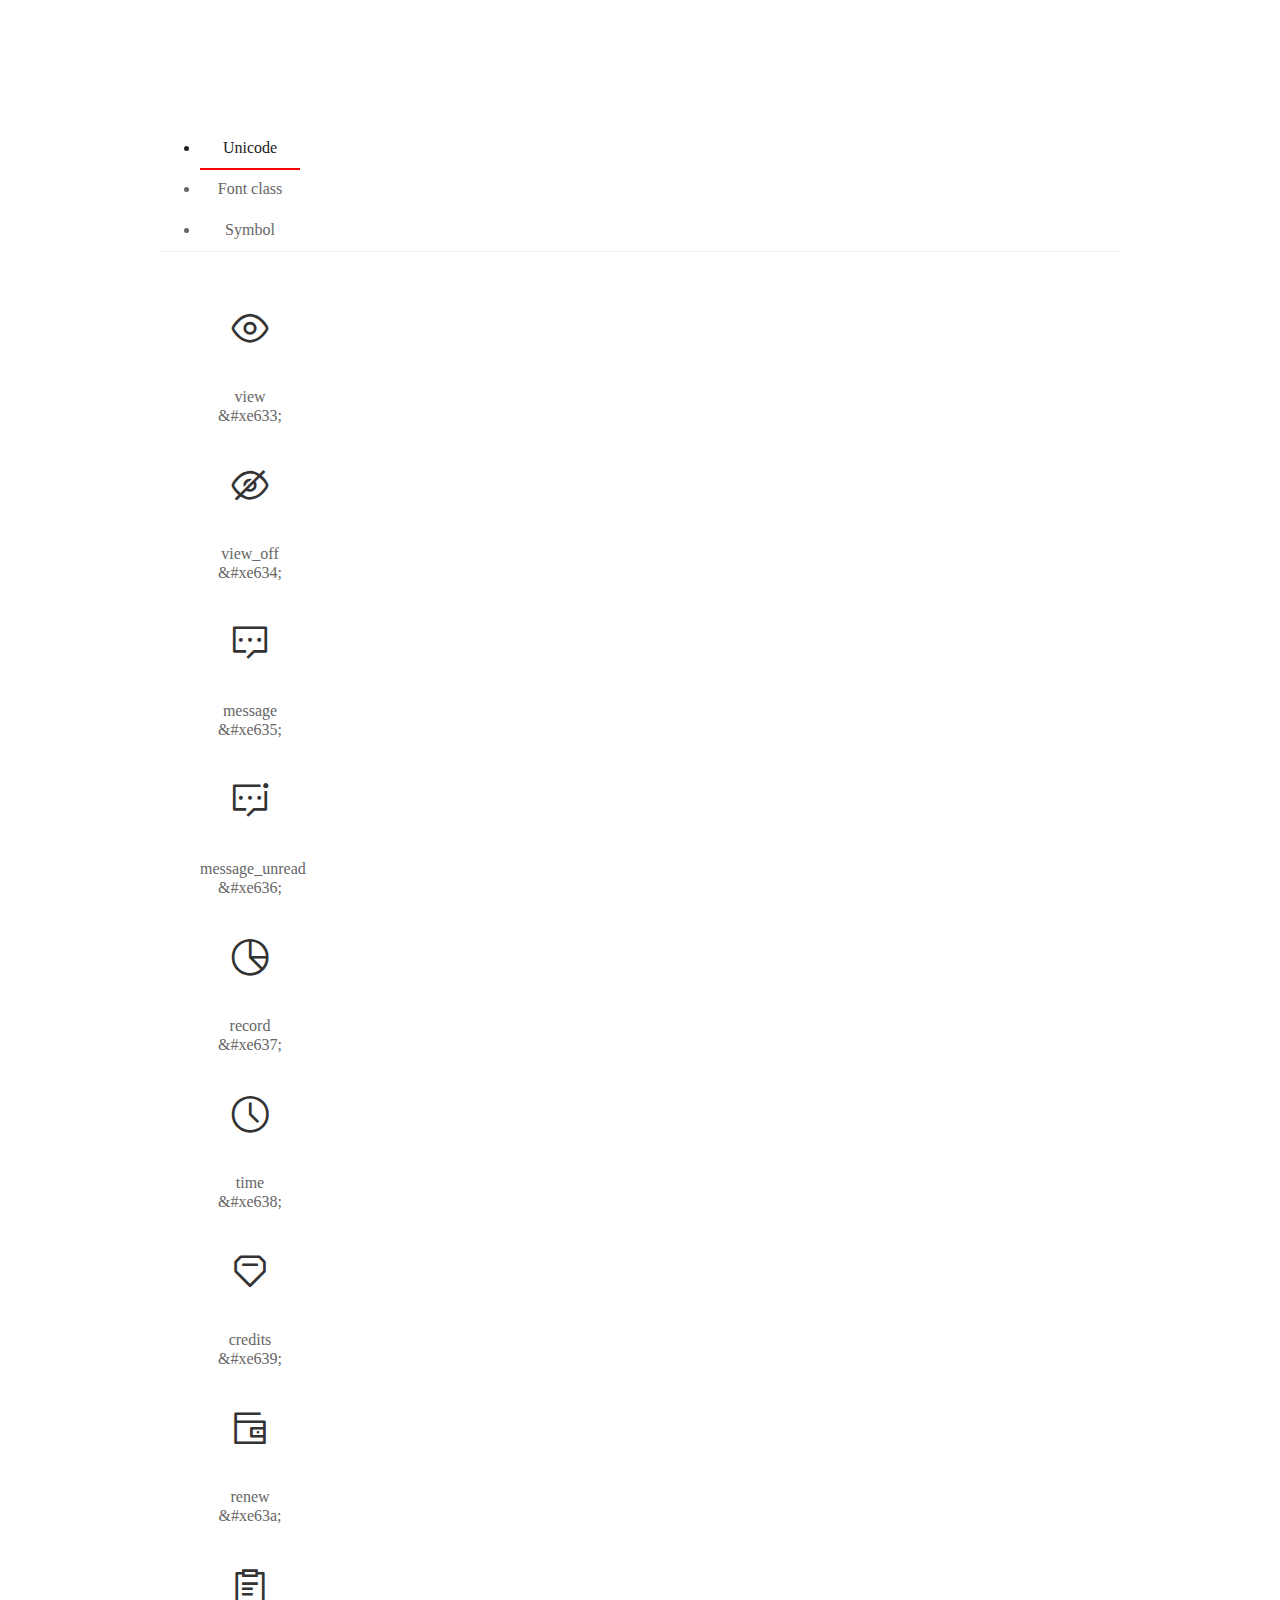
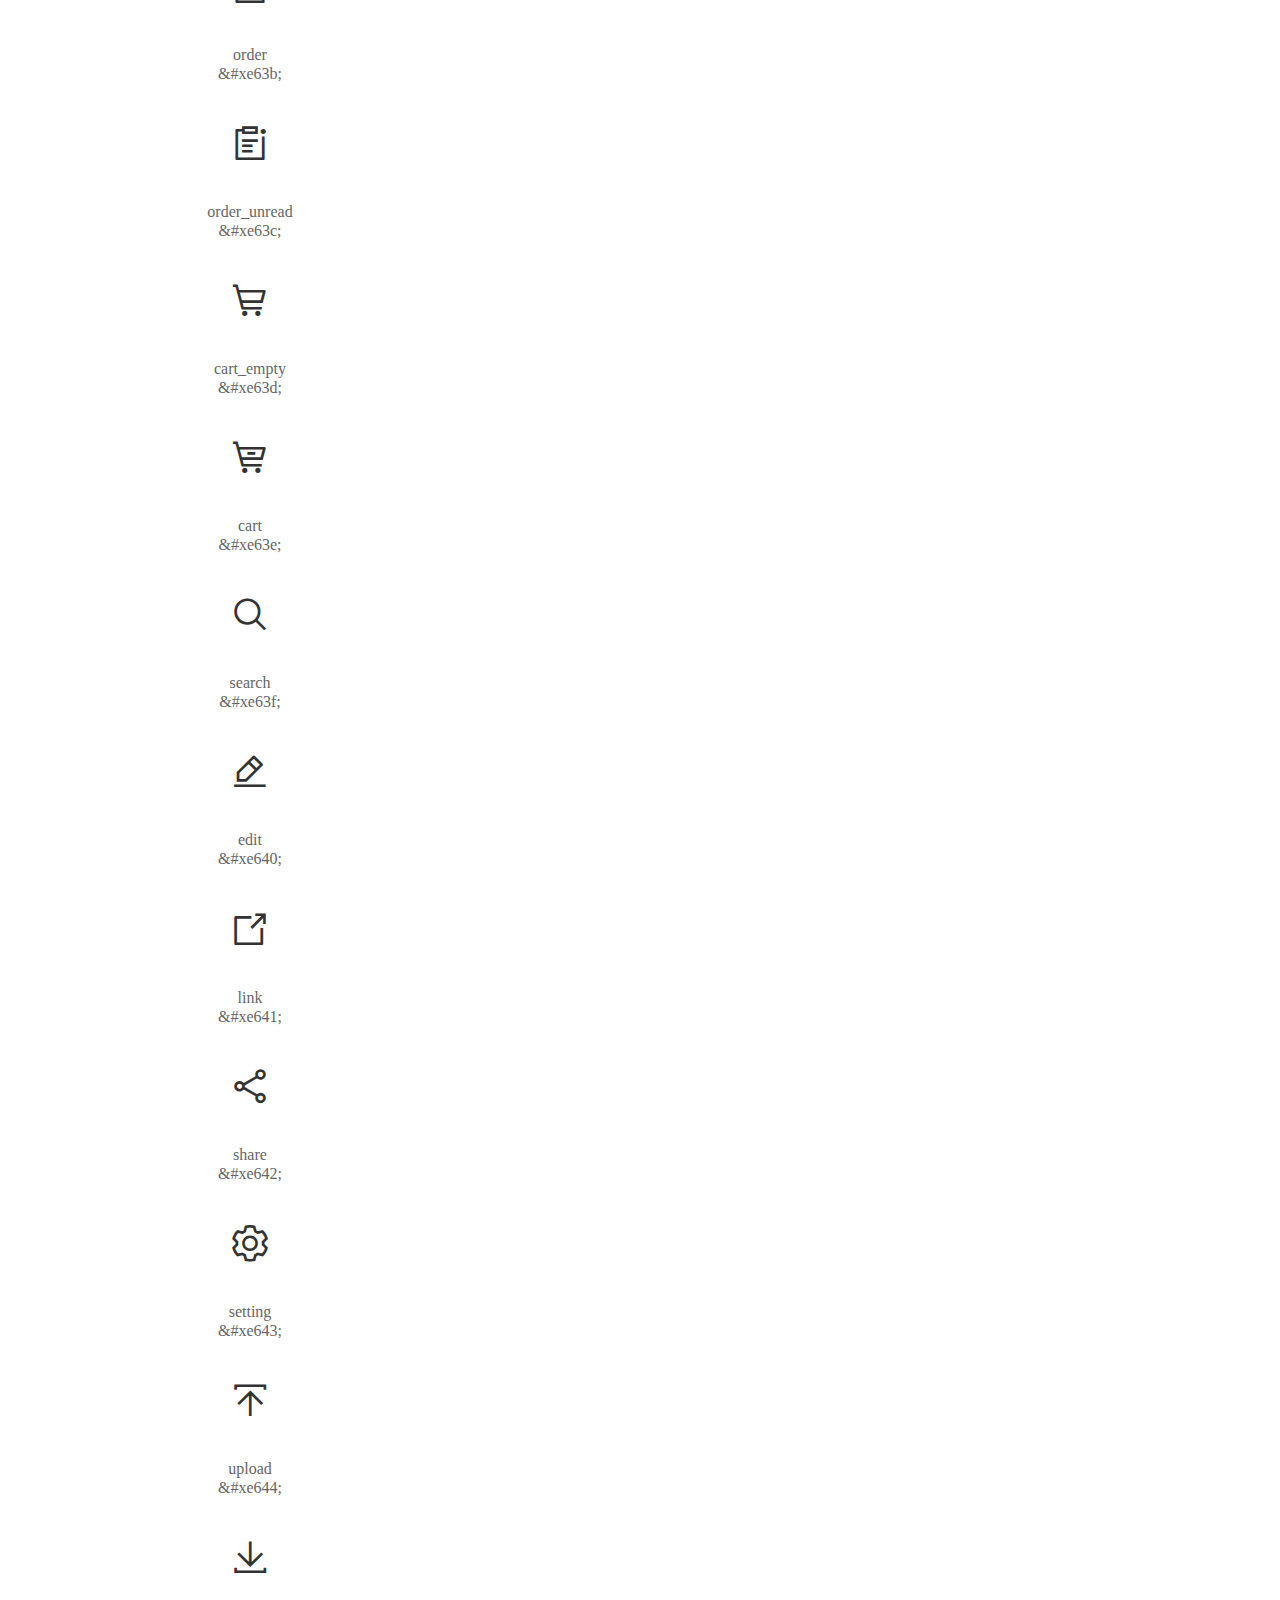
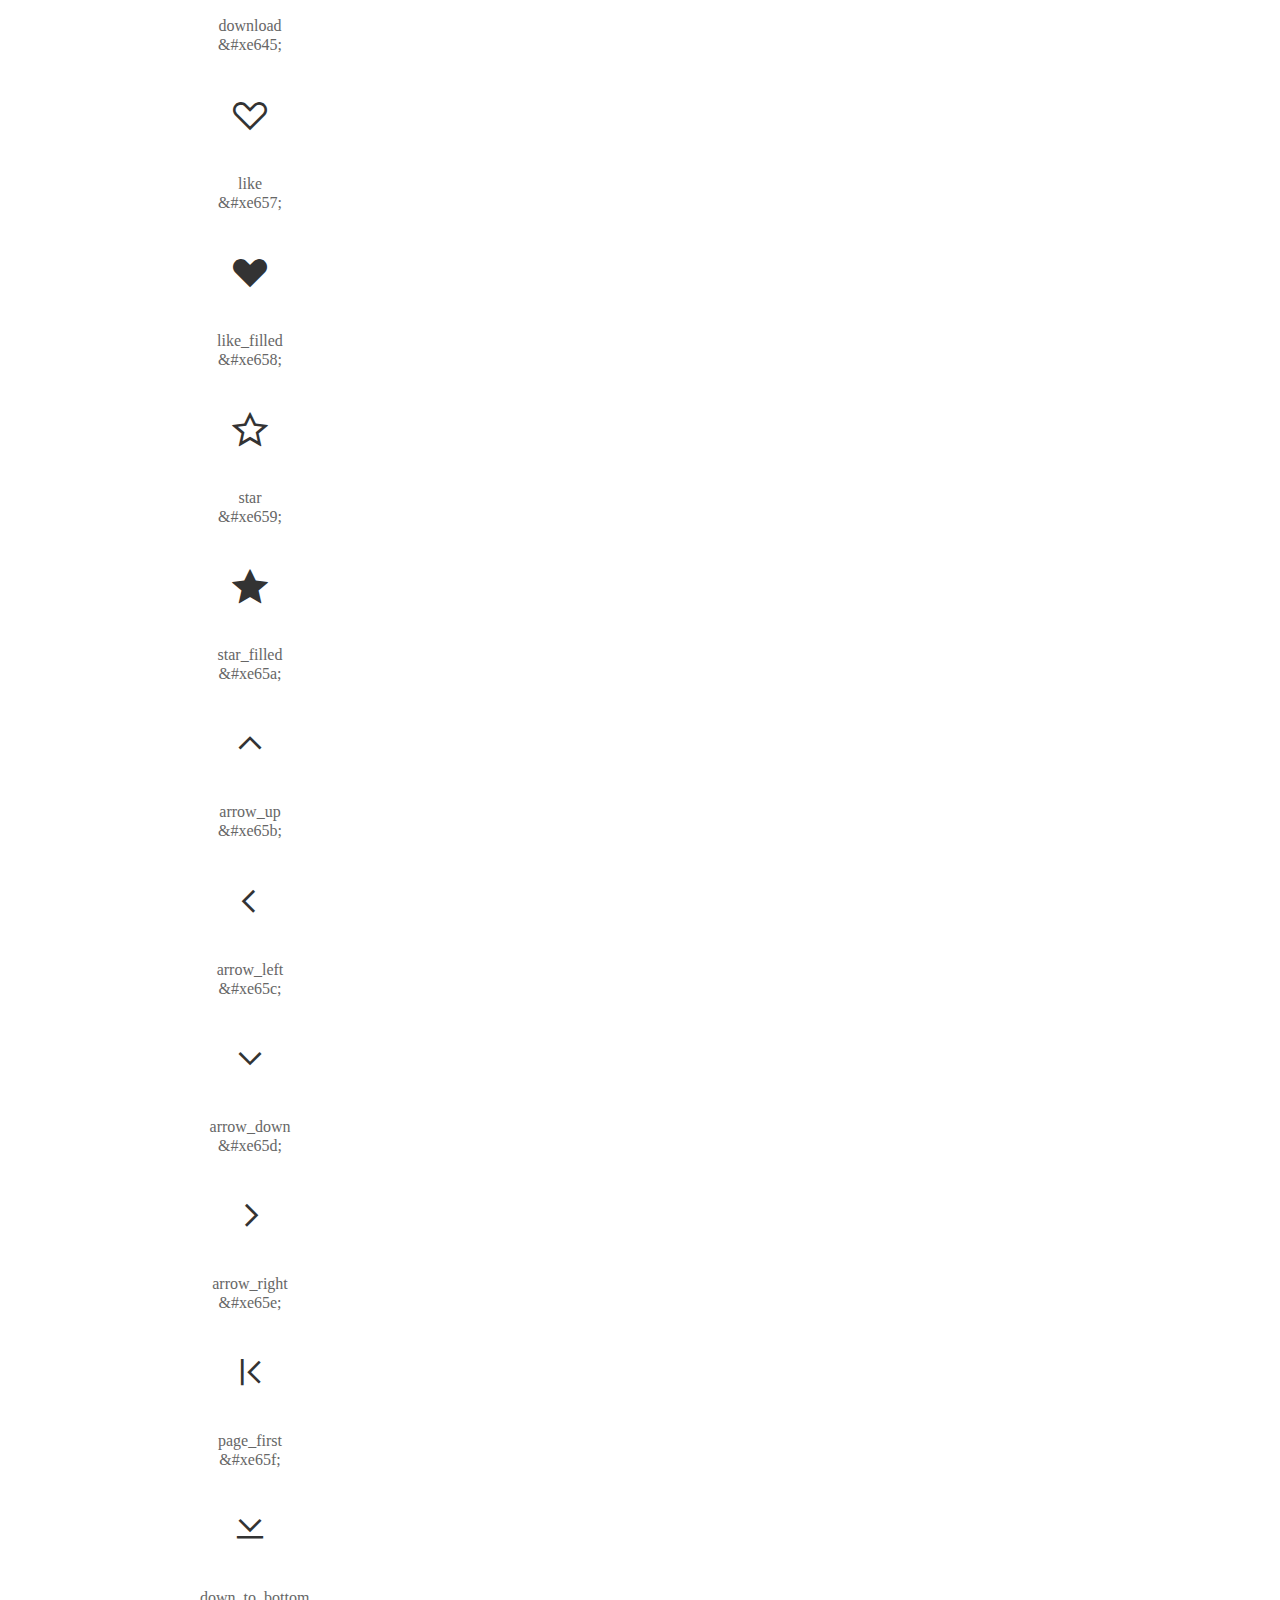
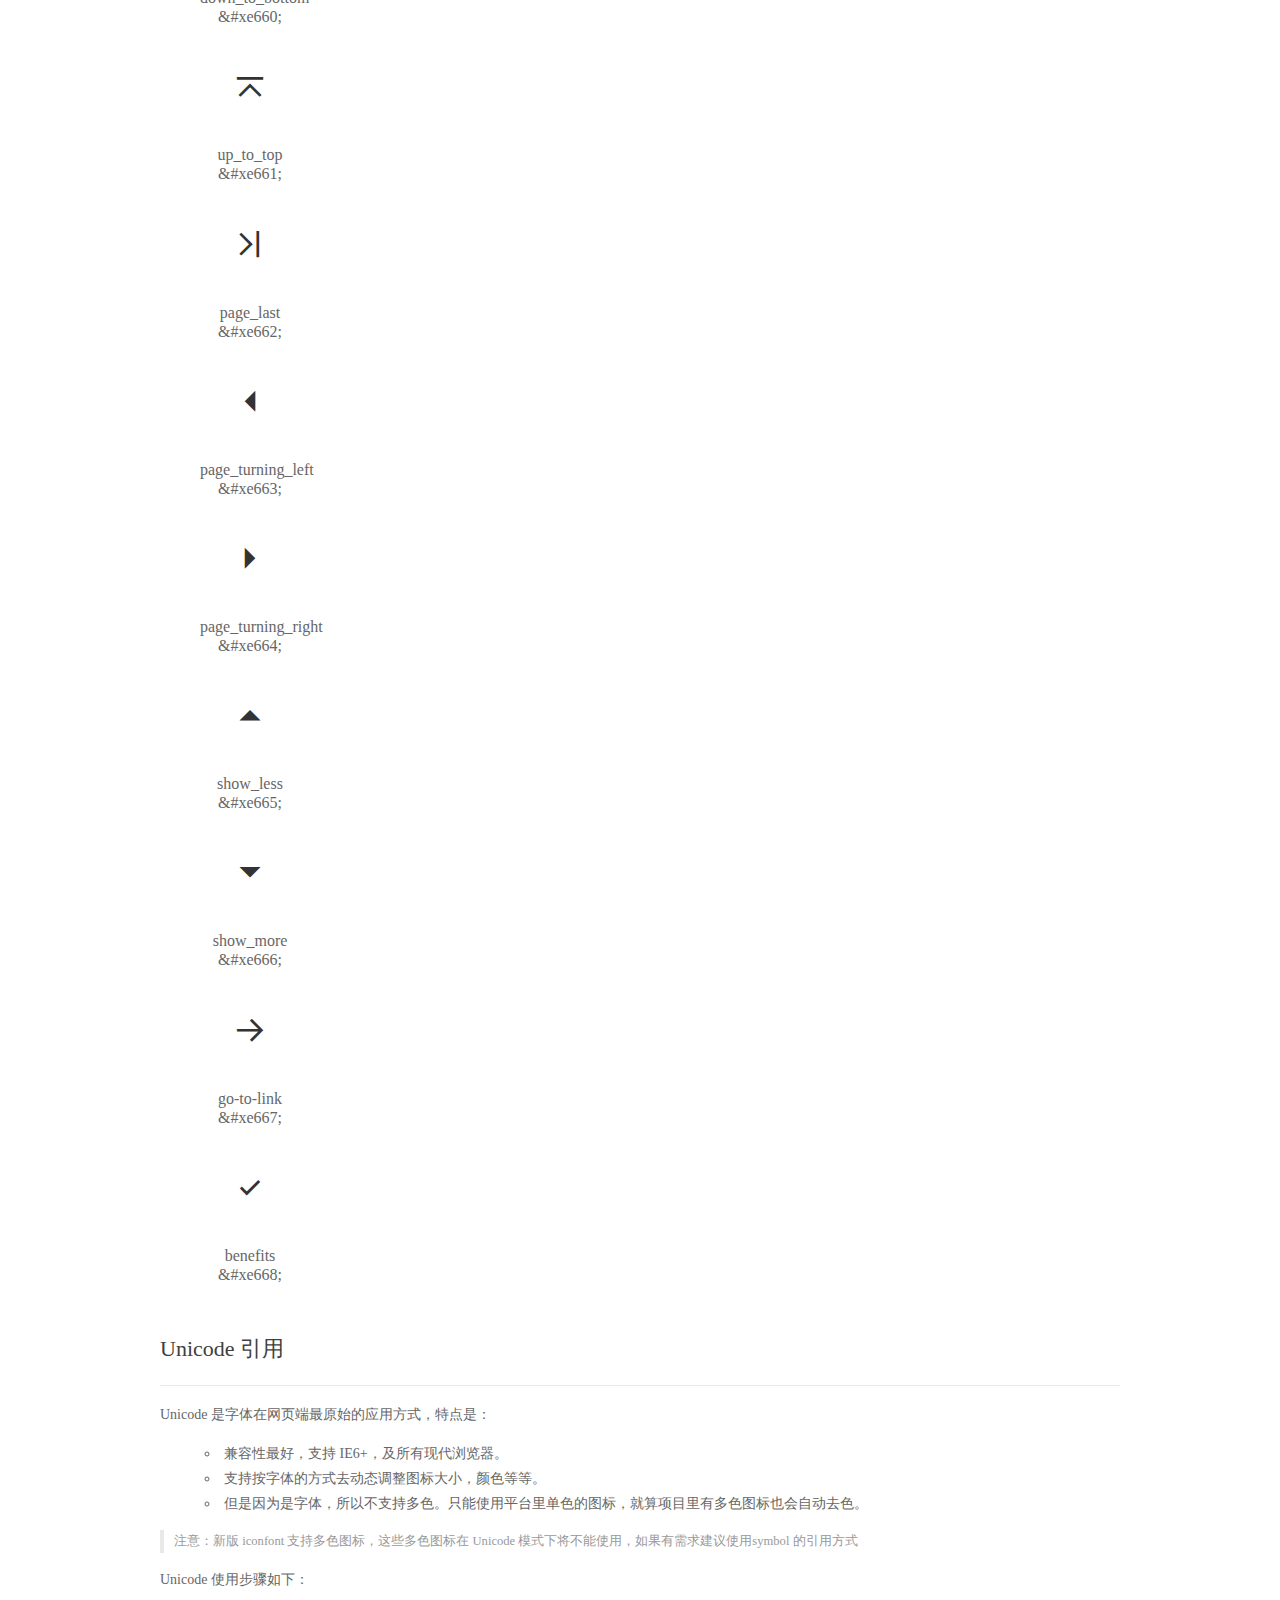
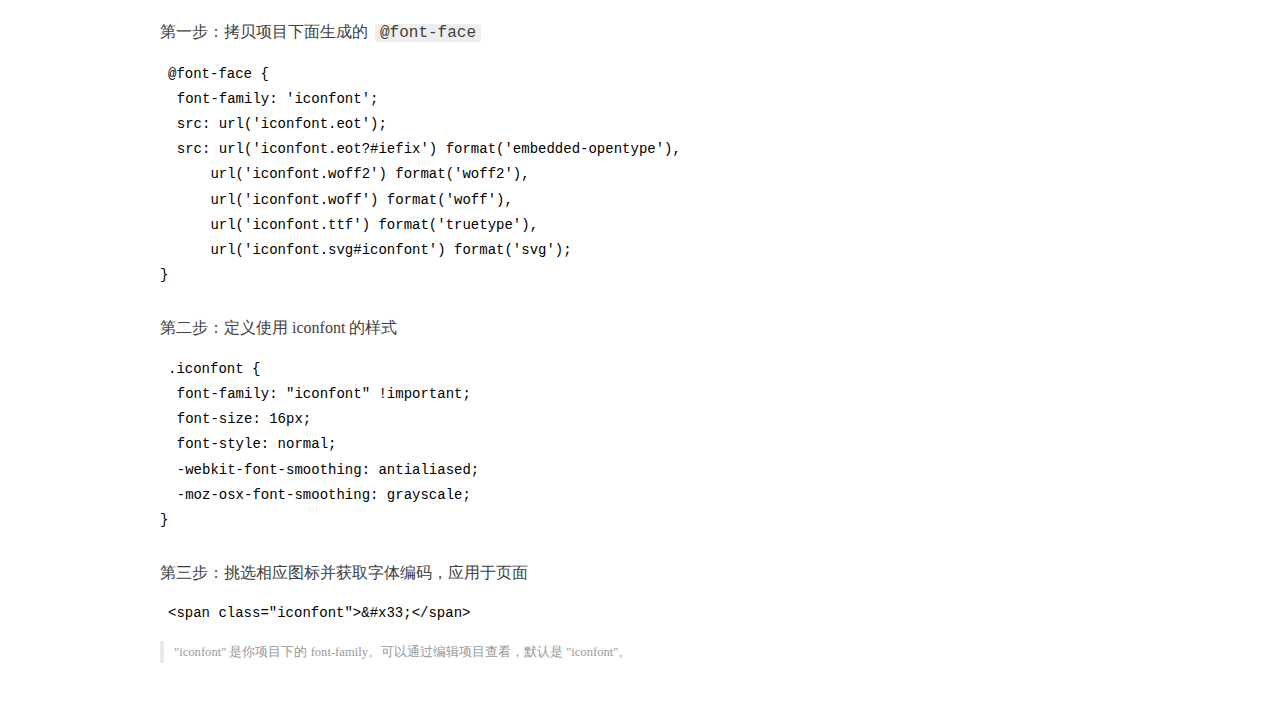
<file: fonts/demo_index.html>
<!DOCTYPE html>
<html>
<head>
  <meta charset="utf-8"/>
  <title>IconFont Demo</title>
  <link rel="shortcut icon" href="https://gtms04.alicdn.com/tps/i4/TB1_oz6GVXXXXaFXpXXJDFnIXXX-64-64.ico" type="image/x-icon"/>
  <link rel="stylesheet" href="https://g.alicdn.com/thx/cube/1.3.2/cube.min.css">
  <link rel="stylesheet" href="demo.css">
  <link rel="stylesheet" href="iconfont.css">
  <script src="iconfont.js"></script>
  <!-- jQuery -->
  <script src="https://a1.alicdn.com/oss/uploads/2018/12/26/7bfddb60-08e8-11e9-9b04-53e73bb6408b.js"></script>
  <!-- 代码高亮 -->
  <script src="https://a1.alicdn.com/oss/uploads/2018/12/26/a3f714d0-08e6-11e9-8a15-ebf944d7534c.js"></script>
</head>
<body>
  <div class="main">
    <h1 class="logo"><a href="https://www.iconfont.cn/" title="iconfont 首页" target="_blank">&#xe86b;</a></h1>
    <div class="nav-tabs">
      <ul id="tabs" class="dib-box">
        <li class="dib active"><span>Unicode</span></li>
        <li class="dib"><span>Font class</span></li>
        <li class="dib"><span>Symbol</span></li>
      </ul>
      
    </div>
    <div class="tab-container">
      <div class="content unicode" style="display: block;">
          <ul class="icon_lists dib-box">
          
            <li class="dib">
              <span class="icon iconfont">&#xe633;</span>
                <div class="name">view</div>
                <div class="code-name">&amp;#xe633;</div>
              </li>
          
            <li class="dib">
              <span class="icon iconfont">&#xe634;</span>
                <div class="name">view_off</div>
                <div class="code-name">&amp;#xe634;</div>
              </li>
          
            <li class="dib">
              <span class="icon iconfont">&#xe635;</span>
                <div class="name">message</div>
                <div class="code-name">&amp;#xe635;</div>
              </li>
          
            <li class="dib">
              <span class="icon iconfont">&#xe636;</span>
                <div class="name">message_unread</div>
                <div class="code-name">&amp;#xe636;</div>
              </li>
          
            <li class="dib">
              <span class="icon iconfont">&#xe637;</span>
                <div class="name">record</div>
                <div class="code-name">&amp;#xe637;</div>
              </li>
          
            <li class="dib">
              <span class="icon iconfont">&#xe638;</span>
                <div class="name">time</div>
                <div class="code-name">&amp;#xe638;</div>
              </li>
          
            <li class="dib">
              <span class="icon iconfont">&#xe639;</span>
                <div class="name">credits</div>
                <div class="code-name">&amp;#xe639;</div>
              </li>
          
            <li class="dib">
              <span class="icon iconfont">&#xe63a;</span>
                <div class="name">renew</div>
                <div class="code-name">&amp;#xe63a;</div>
              </li>
          
            <li class="dib">
              <span class="icon iconfont">&#xe63b;</span>
                <div class="name">order</div>
                <div class="code-name">&amp;#xe63b;</div>
              </li>
          
            <li class="dib">
              <span class="icon iconfont">&#xe63c;</span>
                <div class="name">order_unread</div>
                <div class="code-name">&amp;#xe63c;</div>
              </li>
          
            <li class="dib">
              <span class="icon iconfont">&#xe63d;</span>
                <div class="name">cart_empty</div>
                <div class="code-name">&amp;#xe63d;</div>
              </li>
          
            <li class="dib">
              <span class="icon iconfont">&#xe63e;</span>
                <div class="name">cart</div>
                <div class="code-name">&amp;#xe63e;</div>
              </li>
          
            <li class="dib">
              <span class="icon iconfont">&#xe63f;</span>
                <div class="name">search</div>
                <div class="code-name">&amp;#xe63f;</div>
              </li>
          
            <li class="dib">
              <span class="icon iconfont">&#xe640;</span>
                <div class="name">edit</div>
                <div class="code-name">&amp;#xe640;</div>
              </li>
          
            <li class="dib">
              <span class="icon iconfont">&#xe641;</span>
                <div class="name">link</div>
                <div class="code-name">&amp;#xe641;</div>
              </li>
          
            <li class="dib">
              <span class="icon iconfont">&#xe642;</span>
                <div class="name">share</div>
                <div class="code-name">&amp;#xe642;</div>
              </li>
          
            <li class="dib">
              <span class="icon iconfont">&#xe643;</span>
                <div class="name">setting</div>
                <div class="code-name">&amp;#xe643;</div>
              </li>
          
            <li class="dib">
              <span class="icon iconfont">&#xe644;</span>
                <div class="name">upload</div>
                <div class="code-name">&amp;#xe644;</div>
              </li>
          
            <li class="dib">
              <span class="icon iconfont">&#xe645;</span>
                <div class="name">download</div>
                <div class="code-name">&amp;#xe645;</div>
              </li>
          
            <li class="dib">
              <span class="icon iconfont">&#xe657;</span>
                <div class="name">like</div>
                <div class="code-name">&amp;#xe657;</div>
              </li>
          
            <li class="dib">
              <span class="icon iconfont">&#xe658;</span>
                <div class="name">like_filled</div>
                <div class="code-name">&amp;#xe658;</div>
              </li>
          
            <li class="dib">
              <span class="icon iconfont">&#xe659;</span>
                <div class="name">star</div>
                <div class="code-name">&amp;#xe659;</div>
              </li>
          
            <li class="dib">
              <span class="icon iconfont">&#xe65a;</span>
                <div class="name">star_filled</div>
                <div class="code-name">&amp;#xe65a;</div>
              </li>
          
            <li class="dib">
              <span class="icon iconfont">&#xe65b;</span>
                <div class="name">arrow_up</div>
                <div class="code-name">&amp;#xe65b;</div>
              </li>
          
            <li class="dib">
              <span class="icon iconfont">&#xe65c;</span>
                <div class="name">arrow_left</div>
                <div class="code-name">&amp;#xe65c;</div>
              </li>
          
            <li class="dib">
              <span class="icon iconfont">&#xe65d;</span>
                <div class="name">arrow_down</div>
                <div class="code-name">&amp;#xe65d;</div>
              </li>
          
            <li class="dib">
              <span class="icon iconfont">&#xe65e;</span>
                <div class="name">arrow_right</div>
                <div class="code-name">&amp;#xe65e;</div>
              </li>
          
            <li class="dib">
              <span class="icon iconfont">&#xe65f;</span>
                <div class="name">page_first</div>
                <div class="code-name">&amp;#xe65f;</div>
              </li>
          
            <li class="dib">
              <span class="icon iconfont">&#xe660;</span>
                <div class="name">down_to_bottom</div>
                <div class="code-name">&amp;#xe660;</div>
              </li>
          
            <li class="dib">
              <span class="icon iconfont">&#xe661;</span>
                <div class="name">up_to_top</div>
                <div class="code-name">&amp;#xe661;</div>
              </li>
          
            <li class="dib">
              <span class="icon iconfont">&#xe662;</span>
                <div class="name">page_last</div>
                <div class="code-name">&amp;#xe662;</div>
              </li>
          
            <li class="dib">
              <span class="icon iconfont">&#xe663;</span>
                <div class="name">page_turning_left</div>
                <div class="code-name">&amp;#xe663;</div>
              </li>
          
            <li class="dib">
              <span class="icon iconfont">&#xe664;</span>
                <div class="name">page_turning_right</div>
                <div class="code-name">&amp;#xe664;</div>
              </li>
          
            <li class="dib">
              <span class="icon iconfont">&#xe665;</span>
                <div class="name">show_less</div>
                <div class="code-name">&amp;#xe665;</div>
              </li>
          
            <li class="dib">
              <span class="icon iconfont">&#xe666;</span>
                <div class="name">show_more</div>
                <div class="code-name">&amp;#xe666;</div>
              </li>
          
            <li class="dib">
              <span class="icon iconfont">&#xe667;</span>
                <div class="name">go-to-link</div>
                <div class="code-name">&amp;#xe667;</div>
              </li>
          
            <li class="dib">
              <span class="icon iconfont">&#xe668;</span>
                <div class="name">benefits</div>
                <div class="code-name">&amp;#xe668;</div>
              </li>
          
          </ul>
          <div class="article markdown">
          <h2 id="unicode-">Unicode 引用</h2>
          <hr>

          <p>Unicode 是字体在网页端最原始的应用方式，特点是：</p>
          <ul>
            <li>兼容性最好，支持 IE6+，及所有现代浏览器。</li>
            <li>支持按字体的方式去动态调整图标大小，颜色等等。</li>
            <li>但是因为是字体，所以不支持多色。只能使用平台里单色的图标，就算项目里有多色图标也会自动去色。</li>
          </ul>
          <blockquote>
            <p>注意：新版 iconfont 支持多色图标，这些多色图标在 Unicode 模式下将不能使用，如果有需求建议使用symbol 的引用方式</p>
          </blockquote>
          <p>Unicode 使用步骤如下：</p>
          <h3 id="-font-face">第一步：拷贝项目下面生成的 <code>@font-face</code></h3>
<pre><code class="language-css"
>@font-face {
  font-family: 'iconfont';
  src: url('iconfont.eot');
  src: url('iconfont.eot?#iefix') format('embedded-opentype'),
      url('iconfont.woff2') format('woff2'),
      url('iconfont.woff') format('woff'),
      url('iconfont.ttf') format('truetype'),
      url('iconfont.svg#iconfont') format('svg');
}
</code></pre>
          <h3 id="-iconfont-">第二步：定义使用 iconfont 的样式</h3>
<pre><code class="language-css"
>.iconfont {
  font-family: "iconfont" !important;
  font-size: 16px;
  font-style: normal;
  -webkit-font-smoothing: antialiased;
  -moz-osx-font-smoothing: grayscale;
}
</code></pre>
          <h3 id="-">第三步：挑选相应图标并获取字体编码，应用于页面</h3>
<pre>
<code class="language-html"
>&lt;span class="iconfont"&gt;&amp;#x33;&lt;/span&gt;
</code></pre>
          <blockquote>
            <p>"iconfont" 是你项目下的 font-family。可以通过编辑项目查看，默认是 "iconfont"。</p>
          </blockquote>
          </div>
      </div>
      <div class="content font-class">
        <ul class="icon_lists dib-box">
          
          <li class="dib">
            <span class="icon iconfont icon-icon-test"></span>
            <div class="name">
              view
            </div>
            <div class="code-name">.icon-icon-test
            </div>
          </li>
          
          <li class="dib">
            <span class="icon iconfont icon-icon-test1"></span>
            <div class="name">
              view_off
            </div>
            <div class="code-name">.icon-icon-test1
            </div>
          </li>
          
          <li class="dib">
            <span class="icon iconfont icon-icon-test2"></span>
            <div class="name">
              message
            </div>
            <div class="code-name">.icon-icon-test2
            </div>
          </li>
          
          <li class="dib">
            <span class="icon iconfont icon-icon-test3"></span>
            <div class="name">
              message_unread
            </div>
            <div class="code-name">.icon-icon-test3
            </div>
          </li>
          
          <li class="dib">
            <span class="icon iconfont icon-icon-test4"></span>
            <div class="name">
              record
            </div>
            <div class="code-name">.icon-icon-test4
            </div>
          </li>
          
          <li class="dib">
            <span class="icon iconfont icon-icon-test5"></span>
            <div class="name">
              time
            </div>
            <div class="code-name">.icon-icon-test5
            </div>
          </li>
          
          <li class="dib">
            <span class="icon iconfont icon-icon-test6"></span>
            <div class="name">
              credits
            </div>
            <div class="code-name">.icon-icon-test6
            </div>
          </li>
          
          <li class="dib">
            <span class="icon iconfont icon-icon-test7"></span>
            <div class="name">
              renew
            </div>
            <div class="code-name">.icon-icon-test7
            </div>
          </li>
          
          <li class="dib">
            <span class="icon iconfont icon-icon-test8"></span>
            <div class="name">
              order
            </div>
            <div class="code-name">.icon-icon-test8
            </div>
          </li>
          
          <li class="dib">
            <span class="icon iconfont icon-icon-test9"></span>
            <div class="name">
              order_unread
            </div>
            <div class="code-name">.icon-icon-test9
            </div>
          </li>
          
          <li class="dib">
            <span class="icon iconfont icon-icon-test10"></span>
            <div class="name">
              cart_empty
            </div>
            <div class="code-name">.icon-icon-test10
            </div>
          </li>
          
          <li class="dib">
            <span class="icon iconfont icon-icon-test11"></span>
            <div class="name">
              cart
            </div>
            <div class="code-name">.icon-icon-test11
            </div>
          </li>
          
          <li class="dib">
            <span class="icon iconfont icon-icon-test12"></span>
            <div class="name">
              search
            </div>
            <div class="code-name">.icon-icon-test12
            </div>
          </li>
          
          <li class="dib">
            <span class="icon iconfont icon-icon-test13"></span>
            <div class="name">
              edit
            </div>
            <div class="code-name">.icon-icon-test13
            </div>
          </li>
          
          <li class="dib">
            <span class="icon iconfont icon-icon-test14"></span>
            <div class="name">
              link
            </div>
            <div class="code-name">.icon-icon-test14
            </div>
          </li>
          
          <li class="dib">
            <span class="icon iconfont icon-icon-test15"></span>
            <div class="name">
              share
            </div>
            <div class="code-name">.icon-icon-test15
            </div>
          </li>
          
          <li class="dib">
            <span class="icon iconfont icon-icon-test16"></span>
            <div class="name">
              setting
            </div>
            <div class="code-name">.icon-icon-test16
            </div>
          </li>
          
          <li class="dib">
            <span class="icon iconfont icon-icon-test17"></span>
            <div class="name">
              upload
            </div>
            <div class="code-name">.icon-icon-test17
            </div>
          </li>
          
          <li class="dib">
            <span class="icon iconfont icon-icon-test18"></span>
            <div class="name">
              download
            </div>
            <div class="code-name">.icon-icon-test18
            </div>
          </li>
          
          <li class="dib">
            <span class="icon iconfont icon-icon-test19"></span>
            <div class="name">
              like
            </div>
            <div class="code-name">.icon-icon-test19
            </div>
          </li>
          
          <li class="dib">
            <span class="icon iconfont icon-icon-test20"></span>
            <div class="name">
              like_filled
            </div>
            <div class="code-name">.icon-icon-test20
            </div>
          </li>
          
          <li class="dib">
            <span class="icon iconfont icon-icon-test21"></span>
            <div class="name">
              star
            </div>
            <div class="code-name">.icon-icon-test21
            </div>
          </li>
          
          <li class="dib">
            <span class="icon iconfont icon-icon-test22"></span>
            <div class="name">
              star_filled
            </div>
            <div class="code-name">.icon-icon-test22
            </div>
          </li>
          
          <li class="dib">
            <span class="icon iconfont icon-icon-test23"></span>
            <div class="name">
              arrow_up
            </div>
            <div class="code-name">.icon-icon-test23
            </div>
          </li>
          
          <li class="dib">
            <span class="icon iconfont icon-icon-test24"></span>
            <div class="name">
              arrow_left
            </div>
            <div class="code-name">.icon-icon-test24
            </div>
          </li>
          
          <li class="dib">
            <span class="icon iconfont icon-icon-test25"></span>
            <div class="name">
              arrow_down
            </div>
            <div class="code-name">.icon-icon-test25
            </div>
          </li>
          
          <li class="dib">
            <span class="icon iconfont icon-icon-test26"></span>
            <div class="name">
              arrow_right
            </div>
            <div class="code-name">.icon-icon-test26
            </div>
          </li>
          
          <li class="dib">
            <span class="icon iconfont icon-icon-test27"></span>
            <div class="name">
              page_first
            </div>
            <div class="code-name">.icon-icon-test27
            </div>
          </li>
          
          <li class="dib">
            <span class="icon iconfont icon-icon-test28"></span>
            <div class="name">
              down_to_bottom
            </div>
            <div class="code-name">.icon-icon-test28
            </div>
          </li>
          
          <li class="dib">
            <span class="icon iconfont icon-icon-test29"></span>
            <div class="name">
              up_to_top
            </div>
            <div class="code-name">.icon-icon-test29
            </div>
          </li>
          
          <li class="dib">
            <span class="icon iconfont icon-icon-test30"></span>
            <div class="name">
              page_last
            </div>
            <div class="code-name">.icon-icon-test30
            </div>
          </li>
          
          <li class="dib">
            <span class="icon iconfont icon-icon-test31"></span>
            <div class="name">
              page_turning_left
            </div>
            <div class="code-name">.icon-icon-test31
            </div>
          </li>
          
          <li class="dib">
            <span class="icon iconfont icon-icon-test32"></span>
            <div class="name">
              page_turning_right
            </div>
            <div class="code-name">.icon-icon-test32
            </div>
          </li>
          
          <li class="dib">
            <span class="icon iconfont icon-icon-test33"></span>
            <div class="name">
              show_less
            </div>
            <div class="code-name">.icon-icon-test33
            </div>
          </li>
          
          <li class="dib">
            <span class="icon iconfont icon-icon-test34"></span>
            <div class="name">
              show_more
            </div>
            <div class="code-name">.icon-icon-test34
            </div>
          </li>
          
          <li class="dib">
            <span class="icon iconfont icon-icon-test35"></span>
            <div class="name">
              go-to-link
            </div>
            <div class="code-name">.icon-icon-test35
            </div>
          </li>
          
          <li class="dib">
            <span class="icon iconfont icon-icon-test36"></span>
            <div class="name">
              benefits
            </div>
            <div class="code-name">.icon-icon-test36
            </div>
          </li>
          
        </ul>
        <div class="article markdown">
        <h2 id="font-class-">font-class 引用</h2>
        <hr>

        <p>font-class 是 Unicode 使用方式的一种变种，主要是解决 Unicode 书写不直观，语意不明确的问题。</p>
        <p>与 Unicode 使用方式相比，具有如下特点：</p>
        <ul>
          <li>兼容性良好，支持 IE8+，及所有现代浏览器。</li>
          <li>相比于 Unicode 语意明确，书写更直观。可以很容易分辨这个 icon 是什么。</li>
          <li>因为使用 class 来定义图标，所以当要替换图标时，只需要修改 class 里面的 Unicode 引用。</li>
          <li>不过因为本质上还是使用的字体，所以多色图标还是不支持的。</li>
        </ul>
        <p>使用步骤如下：</p>
        <h3 id="-fontclass-">第一步：引入项目下面生成的 fontclass 代码：</h3>
<pre><code class="language-html">&lt;link rel="stylesheet" href="./iconfont.css"&gt;
</code></pre>
        <h3 id="-">第二步：挑选相应图标并获取类名，应用于页面：</h3>
<pre><code class="language-html">&lt;span class="iconfont icon-xxx"&gt;&lt;/span&gt;
</code></pre>
        <blockquote>
          <p>"
            iconfont" 是你项目下的 font-family。可以通过编辑项目查看，默认是 "iconfont"。</p>
        </blockquote>
      </div>
      </div>
      <div class="content symbol">
          <ul class="icon_lists dib-box">
          
            <li class="dib">
                <svg class="icon svg-icon" aria-hidden="true">
                  <use xlink:href="#icon-icon-test"></use>
                </svg>
                <div class="name">view</div>
                <div class="code-name">#icon-icon-test</div>
            </li>
          
            <li class="dib">
                <svg class="icon svg-icon" aria-hidden="true">
                  <use xlink:href="#icon-icon-test1"></use>
                </svg>
                <div class="name">view_off</div>
                <div class="code-name">#icon-icon-test1</div>
            </li>
          
            <li class="dib">
                <svg class="icon svg-icon" aria-hidden="true">
                  <use xlink:href="#icon-icon-test2"></use>
                </svg>
                <div class="name">message</div>
                <div class="code-name">#icon-icon-test2</div>
            </li>
          
            <li class="dib">
                <svg class="icon svg-icon" aria-hidden="true">
                  <use xlink:href="#icon-icon-test3"></use>
                </svg>
                <div class="name">message_unread</div>
                <div class="code-name">#icon-icon-test3</div>
            </li>
          
            <li class="dib">
                <svg class="icon svg-icon" aria-hidden="true">
                  <use xlink:href="#icon-icon-test4"></use>
                </svg>
                <div class="name">record</div>
                <div class="code-name">#icon-icon-test4</div>
            </li>
          
            <li class="dib">
                <svg class="icon svg-icon" aria-hidden="true">
                  <use xlink:href="#icon-icon-test5"></use>
                </svg>
                <div class="name">time</div>
                <div class="code-name">#icon-icon-test5</div>
            </li>
          
            <li class="dib">
                <svg class="icon svg-icon" aria-hidden="true">
                  <use xlink:href="#icon-icon-test6"></use>
                </svg>
                <div class="name">credits</div>
                <div class="code-name">#icon-icon-test6</div>
            </li>
          
            <li class="dib">
                <svg class="icon svg-icon" aria-hidden="true">
                  <use xlink:href="#icon-icon-test7"></use>
                </svg>
                <div class="name">renew</div>
                <div class="code-name">#icon-icon-test7</div>
            </li>
          
            <li class="dib">
                <svg class="icon svg-icon" aria-hidden="true">
                  <use xlink:href="#icon-icon-test8"></use>
                </svg>
                <div class="name">order</div>
                <div class="code-name">#icon-icon-test8</div>
            </li>
          
            <li class="dib">
                <svg class="icon svg-icon" aria-hidden="true">
                  <use xlink:href="#icon-icon-test9"></use>
                </svg>
                <div class="name">order_unread</div>
                <div class="code-name">#icon-icon-test9</div>
            </li>
          
            <li class="dib">
                <svg class="icon svg-icon" aria-hidden="true">
                  <use xlink:href="#icon-icon-test10"></use>
                </svg>
                <div class="name">cart_empty</div>
                <div class="code-name">#icon-icon-test10</div>
            </li>
          
            <li class="dib">
                <svg class="icon svg-icon" aria-hidden="true">
                  <use xlink:href="#icon-icon-test11"></use>
                </svg>
                <div class="name">cart</div>
                <div class="code-name">#icon-icon-test11</div>
            </li>
          
            <li class="dib">
                <svg class="icon svg-icon" aria-hidden="true">
                  <use xlink:href="#icon-icon-test12"></use>
                </svg>
                <div class="name">search</div>
                <div class="code-name">#icon-icon-test12</div>
            </li>
          
            <li class="dib">
                <svg class="icon svg-icon" aria-hidden="true">
                  <use xlink:href="#icon-icon-test13"></use>
                </svg>
                <div class="name">edit</div>
                <div class="code-name">#icon-icon-test13</div>
            </li>
          
            <li class="dib">
                <svg class="icon svg-icon" aria-hidden="true">
                  <use xlink:href="#icon-icon-test14"></use>
                </svg>
                <div class="name">link</div>
                <div class="code-name">#icon-icon-test14</div>
            </li>
          
            <li class="dib">
                <svg class="icon svg-icon" aria-hidden="true">
                  <use xlink:href="#icon-icon-test15"></use>
                </svg>
                <div class="name">share</div>
                <div class="code-name">#icon-icon-test15</div>
            </li>
          
            <li class="dib">
                <svg class="icon svg-icon" aria-hidden="true">
                  <use xlink:href="#icon-icon-test16"></use>
                </svg>
                <div class="name">setting</div>
                <div class="code-name">#icon-icon-test16</div>
            </li>
          
            <li class="dib">
                <svg class="icon svg-icon" aria-hidden="true">
                  <use xlink:href="#icon-icon-test17"></use>
                </svg>
                <div class="name">upload</div>
                <div class="code-name">#icon-icon-test17</div>
            </li>
          
            <li class="dib">
                <svg class="icon svg-icon" aria-hidden="true">
                  <use xlink:href="#icon-icon-test18"></use>
                </svg>
                <div class="name">download</div>
                <div class="code-name">#icon-icon-test18</div>
            </li>
          
            <li class="dib">
                <svg class="icon svg-icon" aria-hidden="true">
                  <use xlink:href="#icon-icon-test19"></use>
                </svg>
                <div class="name">like</div>
                <div class="code-name">#icon-icon-test19</div>
            </li>
          
            <li class="dib">
                <svg class="icon svg-icon" aria-hidden="true">
                  <use xlink:href="#icon-icon-test20"></use>
                </svg>
                <div class="name">like_filled</div>
                <div class="code-name">#icon-icon-test20</div>
            </li>
          
            <li class="dib">
                <svg class="icon svg-icon" aria-hidden="true">
                  <use xlink:href="#icon-icon-test21"></use>
                </svg>
                <div class="name">star</div>
                <div class="code-name">#icon-icon-test21</div>
            </li>
          
            <li class="dib">
                <svg class="icon svg-icon" aria-hidden="true">
                  <use xlink:href="#icon-icon-test22"></use>
                </svg>
                <div class="name">star_filled</div>
                <div class="code-name">#icon-icon-test22</div>
            </li>
          
            <li class="dib">
                <svg class="icon svg-icon" aria-hidden="true">
                  <use xlink:href="#icon-icon-test23"></use>
                </svg>
                <div class="name">arrow_up</div>
                <div class="code-name">#icon-icon-test23</div>
            </li>
          
            <li class="dib">
                <svg class="icon svg-icon" aria-hidden="true">
                  <use xlink:href="#icon-icon-test24"></use>
                </svg>
                <div class="name">arrow_left</div>
                <div class="code-name">#icon-icon-test24</div>
            </li>
          
            <li class="dib">
                <svg class="icon svg-icon" aria-hidden="true">
                  <use xlink:href="#icon-icon-test25"></use>
                </svg>
                <div class="name">arrow_down</div>
                <div class="code-name">#icon-icon-test25</div>
            </li>
          
            <li class="dib">
                <svg class="icon svg-icon" aria-hidden="true">
                  <use xlink:href="#icon-icon-test26"></use>
                </svg>
                <div class="name">arrow_right</div>
                <div class="code-name">#icon-icon-test26</div>
            </li>
          
            <li class="dib">
                <svg class="icon svg-icon" aria-hidden="true">
                  <use xlink:href="#icon-icon-test27"></use>
                </svg>
                <div class="name">page_first</div>
                <div class="code-name">#icon-icon-test27</div>
            </li>
          
            <li class="dib">
                <svg class="icon svg-icon" aria-hidden="true">
                  <use xlink:href="#icon-icon-test28"></use>
                </svg>
                <div class="name">down_to_bottom</div>
                <div class="code-name">#icon-icon-test28</div>
            </li>
          
            <li class="dib">
                <svg class="icon svg-icon" aria-hidden="true">
                  <use xlink:href="#icon-icon-test29"></use>
                </svg>
                <div class="name">up_to_top</div>
                <div class="code-name">#icon-icon-test29</div>
            </li>
          
            <li class="dib">
                <svg class="icon svg-icon" aria-hidden="true">
                  <use xlink:href="#icon-icon-test30"></use>
                </svg>
                <div class="name">page_last</div>
                <div class="code-name">#icon-icon-test30</div>
            </li>
          
            <li class="dib">
                <svg class="icon svg-icon" aria-hidden="true">
                  <use xlink:href="#icon-icon-test31"></use>
                </svg>
                <div class="name">page_turning_left</div>
                <div class="code-name">#icon-icon-test31</div>
            </li>
          
            <li class="dib">
                <svg class="icon svg-icon" aria-hidden="true">
                  <use xlink:href="#icon-icon-test32"></use>
                </svg>
                <div class="name">page_turning_right</div>
                <div class="code-name">#icon-icon-test32</div>
            </li>
          
            <li class="dib">
                <svg class="icon svg-icon" aria-hidden="true">
                  <use xlink:href="#icon-icon-test33"></use>
                </svg>
                <div class="name">show_less</div>
                <div class="code-name">#icon-icon-test33</div>
            </li>
          
            <li class="dib">
                <svg class="icon svg-icon" aria-hidden="true">
                  <use xlink:href="#icon-icon-test34"></use>
                </svg>
                <div class="name">show_more</div>
                <div class="code-name">#icon-icon-test34</div>
            </li>
          
            <li class="dib">
                <svg class="icon svg-icon" aria-hidden="true">
                  <use xlink:href="#icon-icon-test35"></use>
                </svg>
                <div class="name">go-to-link</div>
                <div class="code-name">#icon-icon-test35</div>
            </li>
          
            <li class="dib">
                <svg class="icon svg-icon" aria-hidden="true">
                  <use xlink:href="#icon-icon-test36"></use>
                </svg>
                <div class="name">benefits</div>
                <div class="code-name">#icon-icon-test36</div>
            </li>
          
          </ul>
          <div class="article markdown">
          <h2 id="symbol-">Symbol 引用</h2>
          <hr>

          <p>这是一种全新的使用方式，应该说这才是未来的主流，也是平台目前推荐的用法。相关介绍可以参考这篇<a href="">文章</a>
            这种用法其实是做了一个 SVG 的集合，与另外两种相比具有如下特点：</p>
          <ul>
            <li>支持多色图标了，不再受单色限制。</li>
            <li>通过一些技巧，支持像字体那样，通过 <code>font-size</code>, <code>color</code> 来调整样式。</li>
            <li>兼容性较差，支持 IE9+，及现代浏览器。</li>
            <li>浏览器渲染 SVG 的性能一般，还不如 png。</li>
          </ul>
          <p>使用步骤如下：</p>
          <h3 id="-symbol-">第一步：引入项目下面生成的 symbol 代码：</h3>
<pre><code class="language-html">&lt;script src="./iconfont.js"&gt;&lt;/script&gt;
</code></pre>
          <h3 id="-css-">第二步：加入通用 CSS 代码（引入一次就行）：</h3>
<pre><code class="language-html">&lt;style&gt;
.icon {
  width: 1em;
  height: 1em;
  vertical-align: -0.15em;
  fill: currentColor;
  overflow: hidden;
}
&lt;/style&gt;
</code></pre>
          <h3 id="-">第三步：挑选相应图标并获取类名，应用于页面：</h3>
<pre><code class="language-html">&lt;svg class="icon" aria-hidden="true"&gt;
  &lt;use xlink:href="#icon-xxx"&gt;&lt;/use&gt;
&lt;/svg&gt;
</code></pre>
          </div>
      </div>

    </div>
  </div>
  <script>
  $(document).ready(function () {
      $('.tab-container .content:first').show()

      $('#tabs li').click(function (e) {
        var tabContent = $('.tab-container .content')
        var index = $(this).index()

        if ($(this).hasClass('active')) {
          return
        } else {
          $('#tabs li').removeClass('active')
          $(this).addClass('active')

          tabContent.hide().eq(index).fadeIn()
        }
      })
    })
  </script>
</body>
</html>
</file>
<file: CSS/common.css>
/* 清除浮动 */
.clearfix:before,
.clearfix:after {
  content: '';
  display: table;
}

.clearfix:after {
  clear: both;
}

.clearfix {
  *zoom: 1;
}

/* 版心样式 */
.container {
  position: relative;
  width: 1140px;
  margin: 0 auto;
}

/* body */
body {
  background-color: #f0f5f8;
}

@font-face {
  font-family: 'iconfont';
  src: url('../fonts/iconfont.eot');
  src: url('../fonts/iconfont.eot?#iefix') format('embedded-opentype'),
    url('../fonts/iconfont.woff2') format('woff2'),
    url('../fonts/iconfont.woff') format('woff'),
    url('../fonts/iconfont.ttf') format('truetype'),
    url('../fonts/iconfont.svg#iconfont') format('svg');
}

.iconfont {
  font-family: "iconfont" !important;
  font-size: 16px;
  font-style: normal;
  -webkit-font-smoothing: antialiased;
  -moz-osx-font-smoothing: grayscale;
}



/* 顶部共用 */
.top-nav-T {
  background-color: #fafafa;
  box-shadow: 3px 5px 10px -4px rgba(0, 0, 0, .3);
}

.top-nav {
  height: 64px;
  line-height: 64px;
  /* border: 1px solid red; */

}

.top-nav-left {
  float: left;
}

/* 看雪logo */
.top-nav-left a:first-child img {
  float: left;
  width: 64.28px;
  height: 25px;
  margin-top: 19.5px;
  margin-right: 14px;
}

/* 首页到发现 */
.top-nav-bar {
  float: left;
  position: relative;
  z-index: 1;
}


.top-nav-bar>li {
  float: left;
  /* padding: 0 14px; */
  height: 64px;
}

.top-nav-bar>li>a {

  padding: 6px 14px;
}

.top-nav-bar>li:hover>a {
  background-color: rgba(0, 0, 0, 0.1);
}


.top-nav-bar>li>a {
  font-size: 16px;
  font-weight: 700;
  color: #757575;
}

/* 发现的下拉菜单 */


.top-nav-bar ul {
  display: none;
  position: absolute;
  top: 55px;
  right: -8px;
  width: 100px;
  /* height: 470px; */
  text-align: center;
  border: 1px solid #f0f6fa;
}

.top-nav-find li {
  background-color: #ffffff;
}

.top-nav-find a {
  display: block;
  width: 100px;
  height: 64px;
}

/*  */
.top-nav-bar ul li:hover,
.top-nav-bar ul li:hover a {
  background-color: #f3f3f3;
  color: #0099ee;
}

.top-nav-bar>li:last-child:hover ul {
  display: block;
  /* background-color: red; */
}

/* 搜索框模块 */
.top-nav-search {
  float: left;
  height: 32px;
  margin-top: 16px;
  margin-left: 20px;
  border: 1px solid #cccccc;
}

/* 搜索框 */
.top-nav-search input:first-child {
  float: left;
  width: 121px;
  height: 32px;
  border: none;
  /* border: 1px solid #cccccc; */
}

/* 搜索按钮 */
.top-nav-search button {
  float: left;
  width: 30px;
  height: 32px;
  background-color: #dddddd;
  border: none;
}

.top-nav-right {
  float: right;
}

/* 登陆模块 */
.top-nav-right span:first-child {
  margin-right: 7px;
}

.top-nav-right span a {
  padding: 10px 16px;
}

.top-nav-right span:first-child a {
  border: 1px solid #0099ee;
  color: #0099ee;
}

.top-nav-right span:last-child a {
  color: #ffffff;
  background-color: #0099ee;
}

/* 顶部结束 */



.logo-footer {
  background-color: #3b4348;
  color: #868e96;
  margin-top: 100px;
}

.logo-footer-left {
  float: left;
  padding: 20px 0;
  padding-top: 28px;
}

.logo-footer-right {
  float: right;
  padding: 20px 0;
}

.logo-footer-right img {
  vertical-align: bottom;
  padding: 0 5px;
}
</file>
<file: CSS/index.css>
body {
    background-image: url(../images/body_bg.jpg);
    background-repeat: no-repeat;
}




.bbs-main {
    margin-top: 12px;
}

.online {
    margin-bottom: 12px;
}

.text-online {
    color: #868e96;
    margin-left: 8px;
}

.text-online:first-child {
    margin-left: 0;
}

.text-online-b {
    color: #000000;
    font-weight: bolder;
    margin-left: 8px;
}

.online .text-online:nth-child(3) .text-online-b {
    color: #c9303e;
}

.online-main {
    background-color: #fdfefe;
    border-radius: 5px;
    border: 1px solid #dee2e6;
    box-shadow: 2px 3px 0 0 rgba(0, 0, 0, 0.4);
}

.new-main {
    float: left;
}

.new-reply {
    float: left;
}

.new-cream {
    float: left;
}


.new-main,
.new-reply,
.new-cream {
    margin-left: 20px;
    width: 31.533333%;
}

.new-main p,
.new-reply p,
.new-cream p {
    margin-top: 7px;
    margin-bottom: 5.6px;
    height: 13px;
    font-weight: bolder;
}

.new-cream p i {
    vertical-align: top;
}

/* 备用代码 */
/* .banner-content {
    padding: 3.5px 0 3.5px 5.180px;
} */

.banner-content {
    padding: 4px 0;
}

.banner-content:hover {
    background-color: #f5f5f5;
}


.time-vary {
    float: right;
}

.title-vary:hover {
    border-bottom: 1px solid #000;
}

.banner-content a {
    display: inline-block;
    /* width: 305px; */
}

.banner-content a>i {
    color: #999b9b;
    vertical-align: middle;
}

.time-vary {
    color: #9ea4ab;
}

.content-vary {
    display: inline-block;
    overflow: hidden;
    text-overflow: ellipsis;
    white-space: nowrap;
    width: 150px;
}

.notice {
    margin-top: 21px;
    background-color: #fff;
    /* border: 1px solid #bcc6c9; */
}

.notice-left {
    float: left;
    height: 37px;
}



.notice-left-content-left {
    float: left;
    margin-left: 6px;
}

.notice-left-content {
    line-height: 37px;
    border: 1px solid #bcc6c9;
    width: 957px;
    height: 37px;
    box-sizing: border-box;
}

.notice-left-content-right {
    float: left;
    white-space: nowrap;
    overflow: hidden;
    text-overflow: ellipsis;
    width: 240px;
    margin-left: 12px;
}

.notice-right {
    float: right;
    font-size: 12px;
    width: 183px;
    height: 37px;
    text-align: center;
    line-height: 37px;
    border: 1px solid #BCC6C9;
    background-color: #f9fcff;
    cursor: pointer;
    border-radius: 0 3px 3px 0;
    box-sizing: border-box;
}

.notice-left-content div:nth-child(3),
.notice-left-content div:nth-child(4) {
    margin-left: 50px;
}

.notice-left-content-right a:hover {
    border-bottom: 1px solid #000;
}

.notice-right img {
    width: 13px;
}



/* 学习园地通用模块 */


.card {
    margin-top: 14px;
    box-shadow: 2px 3px 0 0 rgba(0, 0, 0, .3);
    border-radius: 5px;
}

.card-body img {
    width: 48px;
}



.card-headr h2 {
    color: #454d55;
    text-shadow: 1px 1px 1px #fff;
    font-size: 14px;
    padding: 0.6rem 1rem;
    border-bottom: 1px solid #BCC6C9;
    background-image: linear-gradient(0deg, #d1d5d6, #fcfdfd);
    border-radius: 5px;
}

.card-body {
    background-color: #fafafa;
    padding: 1.25rem;
}

.class-one,
.class-two {
    float: left;
    width: 506px;
    height: 60px;
    margin-bottom: 20px;
}

.class-one img,
.class-two img {
    float: left;
    /* height: 60px; */
}

.card-content b {
    float: left;
}

.card-content {
    height: 14px;
}

.card-content img {
    width: 40px;
    height: 14px;
}

.card-right-content {
    float: left;
    margin-left: 20px;
    width: 438px;
}

.card-content,
.card-suggest {
    padding: 10px 0;

}


.card-title a {
    font-size: 14px;
    font-weight: bolder;
}


.card-content b a {
    font-weight: bolder;
}

.card-theme,
.card-bm span,
.card-bm a,
.card-suggest {
    font-size: 12px;
    color: #868e96cc;
}


.card-title a:hover,
.card-content b a:hover {
    border-bottom: 1px solid #0f243a;
}

.card-bm span a:hover {
    border-bottom: 1px solid #868e96cc;
}



.real-time {
    height: 30px;
    line-height: 30px;
    border: 1px solid #bcc6c9;
    border-radius: 5px;
    box-shadow: 3px 5px 10px -4px rgba(0, 0, 0, .3);
    box-sizing: border-box;
    margin-top: 15px;
}

.real-time-number {
    float: left;
    width: 80px;
    color: #fff;
    background-color: #0099ee;
    text-align: center;

    height: 30px;
}

.real-time-people {
    float: left;
    width: calc(100% - 80px);
    overflow: hidden;
    text-overflow: ellipsis;
    white-space: nowrap;
    background-color: #fff;
}

.ad {
    margin-top: 30px;
    /* background-color: hotpink; */
}

.ad-images {
    width: calc(540px * 2);
    margin: 0 auto;
}

.ad a {
    position: relative;
    float: left;
    margin-left: 50%;
    width: 540px;
    height: 76px;
    margin: 0 auto;
}

.ad a::after {
    content: "";
    position: absolute;
    top: 0;
    left: 0;
    z-index: 1;
    width: 540px;
    height: 76px;
    background-color: rgba(0, 0, 0, .3);
}


.ad a:hover::after {
    background: none;
    transition: all 0.4s;
}

.ad img {
    float: left;
    width: 540px;
    height: 76px;
}

/* 底部 */
footer {
    color: #868e96;
    background-color: #3b4348;
    margin-top: 14px;
    font-size: 12px;
}

footer a {
    font-size: 12px;
    color: #868e96;
}

footer a:hover {
    color: #868e96;
    border-bottom: 1px solid #868e96;
}

.footer-left {
    float: left;
    padding: 17px 0;
}

.footer-right {
    float: right;
    padding: 17px 0;
}

.footer-left-top,
.footer-right-top {
    padding-bottom: 8px;
}
</file>
<file: CSS/ce.css>
a {
    /* 取消a标签的用户代理让a标签可以继承 */
    color: inherit;
}

body {
    background-color: #f7f7f7;
}

.header-nav {
    text-align: right;
    height: 32px;
    line-height: 32px;
    /* background-color: pink; */
    background: #ffffff url(../images/header_bg.jpg) repeat-x;
}

.header-nav a {
    display: inline-block;
    margin: 0 22px;
    height: 25px;
}

.header-nav a:last-child {
    margin-right: 120px;
}

/* 给首页----关于我们的效果 */
.header-nav a:hover {
    color: #0990c8;
    border-bottom: 1px solid #0990c8;
}


/* banner */
.banner {
    /* width: 1920px; */
    height: 680px;
    background-image: url(../images/banner.jpg);
    background-repeat: repeat-x;
}

.banner-logo img {
    margin-top: 100px;
}

.banner-title img {
    margin-top: 20px;
}

.banner-content {
    margin-top: 30px;
    font-size: 24px;
    color: #ffffff;
}

.banner-content span {
    padding: 0 10px;
}

.banner-a {
    width: 170px;
    height: 55px;
    line-height: 55px;
    text-align: center;
    border: 1px solid #ffffff;
    border-radius: 5px;
    margin-top: 30px;
}

.banner-a a {
    font-size: 12px;
    color: #ffffff;
}


/* 看雪众测 */



.home-kanxue {
    text-align: center;
    /* background-color: #f7f7f7; */
}

.home-kanxue-title {
    color: #4e6f85;
    font-size: 20px;
    padding-top: 88px;
}

.home-kanxue-content {
    color: #96b2d4;
    font-size: 14px;
    line-height: 24px;
    width: 595px;
    /* text-align: left; */
    text-align: left;
    margin: 0 auto;
    margin-top: 30px;
}

.home-kanxue-bottom {
    margin-top: 100px;
}

.home-kanxue-bottom div {
    float: left;
    width: 200px;
    height: 200px;
    background-image: url(../images/business_num.png);
    background-repeat: no-repeat;
    margin: 0px 48px;
}

.home-kanxue-bottom div p {
    margin-top: calc(50% - 22px);
    font-size: 14px;
    color: #3da2f1;
}

.home-kanxue-bottom div span {
    display: block;
    margin-top: 22px;
    font-size: 12px;
    color: #96b2d4;
}

.home-kanxue-bottom .home-kanxue-bottom-1 {
    margin-left: 0;
}

/* 认证看雪专家 */


.kanxue-expert {
    height: 540px;
    background: url(../images/authen_bg.jpg) repeat-x;
    background-position: center;
    text-align: center;
}

.kanxue-expert-middle img {
    margin-top: 90px;
}

.kanxue-expert-middle button {
    display: block;
    width: 107px;
    height: 34px;
    margin: 0 auto;
    border: none;
    border-radius: 5px;
    margin-top: 48px;
    margin-bottom: 20px;
    background-color: #007bff;
    color: #ffffff;
}

.kanxue-expert-middle p {
    color: #96b2d4;
}


/* 最新众测项目 */

.new-public-test {
    text-align: center;
    color: #4e6f85;

}

.new-publice-test-title h2 {
    font-size: 21px;
    padding: 40px 0 30px;
}

.new-publice-test-content li {
    width: 600px;
    margin: 0 auto;
    padding: 25px 0 25px 18px;
    text-align: left;
    border-bottom: 1px solid #daeafc;
}

.new-publice-test-content a:hover {
    color: #0097DD;
    text-decoration: underline;
}

.new-publice-test-content a b {
    color: #4e6f85;
}

.new-publice-test-content span {
    color: #76b2f2;
}

.new-publice-test-bottom {
    text-align: right;
    width: 600px;
    margin: 0 auto;
    margin-top: 20px;
    color: #0097DD;
}


/* 合作伙伴 */
.partner {
    margin-top: 100px;
    text-align: center;
}

.partner h2 {
    color: #4e6f85;
    font-size: 20px;
    margin-bottom: 50px;
}

.partner-content img {
    float: left;
    padding-left: 64px;
}

.partner-content img:first-child {
    padding-left: 0;
}
</file>
<file: CSS/course.css>
@charset "UTF-8";
.info-nav {
  margin: 21px 0;
}

.info-nav-left {
  float: left;
  width: 190px;
  height: 390px;
  background-color: #ffffff;
}

.info-nav-left li {
  padding: 0 24px;
}

.info-nav-left a {
  display: block;
  font-size: 14px;
  height: 48.13px;
  line-height: 48.13px;
}

.info-nav-left i {
  float: right;
}

.info-nav-right {
  float: left;
}

.course .course-title {
  height: 31px;
  line-height: 31px;
}

.course .course-title h3 {
  float: left;
  font-size: 21px;
  font-weight: 700;
}

.course .course-title span {
  float: right;
  font-size: 14px;
  color: #868e96;
}

.course-content {
  text-align: center;
}

.course-content li {
  float: left;
  width: 214px;
  background-color: #ffffff;
  margin-right: 17px;
  margin-bottom: 10px;
}

.course-content li:nth-child(5) {
  margin-right: 0;
}

.course-content li:nth-child(10) {
  margin-right: 0;
}

.course-content li img {
  width: 214px;
  height: 120px;
}

.course-content h4 {
  font-size: 16px;
  overflow: hidden;
  text-overflow: ellipsis;
  white-space: nowrap;
  margin-top: 10px;
}

.course-content span {
  font-size: 14px;
  color: #868686;
}

.course-content i {
  font-size: 12px;
  padding: 0 5px;
}

.course-content p {
  font-size: 12px;
  color: #333333;
  text-align: left;
  padding-left: 20px;
}

.course-content .course-content-mid {
  display: block;
  padding: 10px 0;
}

.tearch {
  margin-top: 20px;
}

.tearch-title {
  font-size: 21px;
  font-weight: 700;
}

.tearch-content {
  -webkit-box-sizing: border-box;
          box-sizing: border-box;
}

.tearch-content .tearch-content1 {
  float: left;
  width: 350px;
  height: 170px;
  -webkit-box-sizing: border-box;
          box-sizing: border-box;
  border: 1px solid #d9f0fc;
  margin: 0px 15px;
  background-color: #ffffff;
  padding-top: 10px;
}

.tearch-content .tearch-content-left {
  float: left;
  margin-left: 5px;
}

.tearch-content .tearch-content-left img {
  width: 84px;
  height: 84px;
  border-radius: 100%;
  margin-right: 21px;
}

.tearch-content .tearch-content-left p {
  font-size: 14px;
}

.tearch-content .tearch-content-left span {
  color: #0099ee;
}

.tearch-content .tearch-content-right {
  position: relative;
  float: left;
  width: 215px;
}

.tearch-content .tearch-content-right h3 {
  font-size: 16px;
}

.tearch-content .tearch-content-right span {
  display: block;
  font-size: 13px;
  color: #888888;
  margin: 20px 0;
}

.tearch-content .tearch-content-right a {
  position: absolute;
  bottom: -50px;
  right: -8px;
  -webkit-box-sizing: border-box;
          box-sizing: border-box;
  color: #0099ee;
  border: 1px solid #0099ee;
  padding: 7px 14px;
}

.book {
  background-color: #ffffff;
}

.book .book-title {
  height: 31px;
  line-height: 31px;
  margin: 20px 0;
}

.book .book-title h3 {
  float: left;
  font-size: 21px;
}

.book .book-title a {
  float: right;
  font-size: 14px;
  color: #868686;
}

.book .book-content div {
  float: left;
  width: 200px;
  height: 195.75px;
  padding: 0 42px;
  border-right: 1px solid #f1f1f1;
}

.book .book-content img {
  width: 150px;
  height: 150px;
}

.offline .offline-title {
  height: 31px;
  line-height: 31px;
  margin: 20px 0;
}

.offline .offline-title h3 {
  font-size: 21px;
  padding-left: 15px;
}

.offline .offline-content-we {
  position: relative;
  width: 350px;
  height: 213.88px;
  float: left;
  margin: 0 15px;
}

.offline .offline-content-we a {
  display: block;
  width: 350px;
}

.offline .offline-content-we img {
  display: block;
  width: 100%;
}

.offline .offline-content-we div {
  position: absolute;
  bottom: 0;
  left: 0;
  width: 100%;
  background: rgba(0, 0, 0, 0.507);
  color: #ffffff;
  padding: 0 0 7px 7px;
  -webkit-box-sizing: border-box;
          box-sizing: border-box;
}

.offline .offline-content-we div h3 {
  font-size: 17px;
  margin: 7px 0;
}

.offline .offline-content-we div span,
.offline .offline-content-we div i {
  font-size: 12px;
}

.offline .offline-content-we div span {
  float: left;
}

.offline .offline-content-we div i {
  float: right;
}

/* 底部 */
footer {
  color: #868e96;
  background-color: #3b4348;
  margin-top: 14px;
  font-size: 12px;
}

footer a {
  font-size: 12px;
  color: #868e96;
}

footer a:hover {
  color: #868e96;
  border-bottom: 1px solid #868e96;
}

.footer-left {
  float: left;
  padding: 17px 0;
}

.footer-right {
  float: right;
  padding: 17px 0;
}

.footer-left-top,
.footer-right-top {
  padding-bottom: 8px;
}
</file>
<file: CSS/index-column.css>
/* 推荐文章左边 */
.re-article {
    float: left;
    width: 840px;
    /* background-color: hotpink; */
}

/* 标题 */

.re-article-top h2 {
    float: left;
    font-size: 20px;
    padding: 23px 11px;
}

.re-article-top a {
    padding-bottom: 10px;
}

.re-article-top a:hover,
.re-article-top a:hover h2 {
    color: #0099ee;
    border-bottom: 2px solid #0099ee;
}

/* 标题内容 */
.re-article-bottom {}

/* 左浮动 */
.re-article-bottom-content-left {
    float: left;
}

.re-article-bottom-content {
    border-bottom: 1px solid;
    padding-top: 20px;
    padding-bottom: 20px;
}

.re-article-bottom-content-left img {
    width: 160px;
    height: 120px;
    margin-right: 20px;
}

/* 右浮动 */
.re-article-bottom-content-right {
    float: left;
    width: calc(840px - 180px);
}


.re-article-bottom-content-right h4 {
    font-size: 20px;
}

.re-article-bottom-content-right p {
    font-size: 12px;
    color: #888888;
    margin: 15px 0;
}

.re-article-bottom-content-right p::after {
    content: "...";
}

.re-article-bottom-content-right-bottom img {
    width: 1.3rem;
    height: 1.3rem;
    vertical-align: middle;
}

.re-article-bottom-content-right-bottom span:first-child a {
    color: #0099ee;
    font-size: 10px;
}

.re-article-bottom-content-right-bottom span:last-child {
    float: right;
    color: #888888;
}


/* 右边文章 */
aside {
    float: left;
    width: 280px;
    height: 1000px;
    /* background-color: skyblue; */
    margin-left: 20px;
}

.aside-bottom-re {
    border: 1px solid #e5e5e5;
    margin-top: 20px;
}

.aside-bottom-re h2 {
    font-size: 18px;
    color: #0099ee;
    padding: 15px 0 15px 15px;
    border-bottom: 1px solid #e5e5e5;
}


.aside-bottom-re-bottom {
    margin-top: 7px;
    margin-left: 7px;
    margin-bottom: 16px;
}

.aside-bottom-re-bottom span {
    float: left;
    width: 40px;
    height: 40px;
    line-height: 40px;
    border: 1px solid #e9e9e9;
    border-radius: 100rem;
    text-align: center;
}

.aside-bottom-re-bottom>a {
    display: inline-block;
    margin-left: 7px;
    margin-top: 4px;
}

.aside-bottom-re-bottom>a:hover>div {
    border-bottom: 1px solid #000;
}

.aside-bottom-re-bottom div:first-child,
.aside-bottom-re-bottom div:last-child {
    color: #0099ee;
    overflow: hidden;
    white-space: nowrap;
    text-overflow: ellipsis;
    width: 193px;
    border: 1px solid transparent;
}

.aside-bottom-re-bottom div:first-child {
    text-overflow: clip;
}

.aside-bottom-re-bottom div:last-child {
    margin-top: 5px;
    color: #000;
}



/* 翻页 */
.column-list {
    margin: 0 auto;
    width: 350px;
    margin-top: 20px;
}

.column-list li {
    float: left;
    width: 30px;
    height: 33px;
    border: 1px solid #dee2e6;
    box-sizing: border-box;
    text-align: center;
    line-height: 33px;
}

.column-list li:hover {
    background-color: #1f4977;
}

.column-list li:nth-child(2n-1) {
    border-left: none;
    border-right: none;
}

.column-list li:first-child {
    border-left: 1px solid #dee2e6;
}

.column-list li a {
    color: #1f4977;
}

.column-list li:hover a {
    color: #ffffff;
}
</file>
<file: CSS/user-logo.css>
/* 登陆 */
.user-logo {
    width: 833px;
    height: 653px;
    background-color: #ffffff;
    margin: 0 auto;
    margin-top: 100px;
    text-align: center;
}


.user-logo-title h2 {
    display: inline-block;
    color: #000;
    font-size: 18px;
    margin-top: 50px;
    margin-bottom: 35px;

}

.form-group {
    margin-bottom: 20px;
}

.form-group input {
    border: none;
    width: 410px;
    height: 42px;
    border: 1px solid #ced4da;
    border-radius: 5px;
    padding: 5px;
    box-sizing: border-box;
}

.form-group input:focus {
    box-shadow: 3px 3px 0 0 rgb(31, 5, 255);
    transition: all 0.4s;
}

.identifying-code {
    width: 410px;
    height: 42px;
    margin: 0 auto;
    background-color: #dbddde;
    border: 1px solid #e4e7eb;
    border-radius: 5px;
    margin-bottom: 20px;
}

.identifying-code .slider {
    float: left;
    width: 40px;
    height: 40px;
    border: 1px solid #cbcdd1;
    border-radius: 5px;
    background: #ffffff;
}

.identifying-code .fill {
    float: left;
    width: calc(410px - 42px);
    height: 42px;
    line-height: 40px;
    background-color: #f7f9fa;
    border-radius: 5px;
}

.identifying-code .slider i {
    line-height: 40px;
}

.form-buttom {
    margin: 0 auto;
    margin-bottom: 20px;
}

.form-buttom button {
    width: 413px;
    height: 42px;
    background-color: #0099ee;
    border: none;
    border-radius: 5px;
    color: #ffffff;
    font-size: 18px;
}

.form-logo-two {
    width: 413px;
    height: 42px;
    /* background-color: red; */
    margin: 0 auto;
    line-height: 42px;
}

.form-logo-two a:first-child {
    float: left;
    font-size: 12px;
    color: #0099ee;
}

.form-logo-two a:last-child {
    float: right;
    font-size: 12px;
    color: #868e96;
}

.line {
    display: inline-block;
    width: 150px;
    border-top: 1px solid #ccc;
}

.third-party-top-content {
    display: inline;
    color: #868e96;
    vertical-align: -4px;
}

.wechat-github {
    margin-top: 25px;
}

.wechat-github img {
    width: 44px;
}

.register {
    box-sizing: border-box;
    width: 410px;
    height: 37px;
    margin: 28px auto;
    border: 1px solid #ced4da;
    background-color: #ffffff;
    text-align: center;
    line-height: 37px;
    border-radius: 5px;
}

.register a {
    color: #868e96;
}

.agreement {
    width: 350px;
    height: 37px;
    margin: 0 auto;
    color: #868e96;
}

.agreement a {
    color: #0099ee;
    line-height: 20px;
}
</file>
<file: CSS/user-mobile-1.css>
/* 注册 */
.user-logo {
    width: 833px;
    height: 653px;
    background-color: #ffffff;
    margin: 0 auto;
    margin-top: 100px;
    text-align: center;
}


.user-logo-title h2 {
    display: inline-block;
    color: #000;
    font-size: 18px;
    margin-top: 50px;
    margin-bottom: 35px;

}

.form-group {
    margin-bottom: 20px;
}

.form-group input {
    border: none;
    width: 410px;
    height: 42px;
    border: 1px solid #ced4da;
    border-radius: 5px;
    padding: 5px;
    box-sizing: border-box;
}

.form-group input:focus {
    box-shadow: 3px 3px 0 0 rgb(31, 5, 255);
    transition: all 0.4s;
}

.form-phone {
    width: 410px;
    height: 42px;
    margin: 0 auto;
    margin-bottom: 20px;
    border: 1px solid #ced4da;
    border-radius: 5px;
    line-height: 42px;
}

.form-phone-left {
    float: left;
    width: calc(410px - 99px);
    height: 42px;
    text-align: left;
    box-sizing: border-box;
}

.form-phone-left input {
    border: none;
    width: calc(410px - 99px);
    height: 42px;
    padding: 0 5px;
}

.form-phone-right {
    float: left;
    width: 98px;
    height: 42px;
    border-left: 1px solid #ced4da;
}

.form-phone-right a {
    display: block;
    color: #868e96;
}

.identifying-code {
    width: 410px;
    height: 42px;
    margin: 0 auto;
    background-color: #dbddde;
    border: 1px solid #e4e7eb;
    border-radius: 5px;
    margin-bottom: 20px;
}

.identifying-code .slider {
    float: left;
    width: 40px;
    height: 40px;
    border: 1px solid #cbcdd1;
    border-radius: 5px;
    background: #ffffff;
}

.identifying-code .fill {
    float: left;
    width: calc(410px - 42px);
    height: 42px;
    line-height: 40px;
    background-color: #f7f9fa;
    border-radius: 5px;
}

.identifying-code .slider i {
    line-height: 40px;
}

.form-buttom {
    margin: 0 auto;
    margin-bottom: 20px;
}

.form-buttom button {
    width: 413px;
    height: 42px;
    background-color: #0099ee;
    border: none;
    border-radius: 5px;
    color: #ffffff;
    font-size: 18px;
}


.line {
    display: inline-block;
    width: 150px;
    border-top: 1px solid #ccc;
}

.third-party-top-content {
    display: inline;
    color: #868e96;
    vertical-align: -4px;
}

.wechat-github {
    margin-top: 25px;
}

.wechat-github img {
    width: 44px;
}

.register {
    box-sizing: border-box;
    width: 410px;
    height: 37px;
    margin: 28px auto;
    border: 1px solid #ced4da;
    background-color: #ffffff;
    text-align: center;
    line-height: 37px;
    border-radius: 5px;
}

.register a {
    color: #868e96;
}

.agreement {
    width: 350px;
    height: 37px;
    margin: 0 auto;
    color: #868e96;
}

.agreement a {
    color: #0099ee;
    line-height: 20px;
}
</file>
<file: fonts/demo.css>
/* Logo 字体 */
@font-face {
  font-family: "iconfont logo";
  src: url('https://at.alicdn.com/t/font_985780_km7mi63cihi.eot?t=1545807318834');
  src: url('https://at.alicdn.com/t/font_985780_km7mi63cihi.eot?t=1545807318834#iefix') format('embedded-opentype'),
    url('https://at.alicdn.com/t/font_985780_km7mi63cihi.woff?t=1545807318834') format('woff'),
    url('https://at.alicdn.com/t/font_985780_km7mi63cihi.ttf?t=1545807318834') format('truetype'),
    url('https://at.alicdn.com/t/font_985780_km7mi63cihi.svg?t=1545807318834#iconfont') format('svg');
}

.logo {
  font-family: "iconfont logo";
  font-size: 160px;
  font-style: normal;
  -webkit-font-smoothing: antialiased;
  -moz-osx-font-smoothing: grayscale;
}

/* tabs */
.nav-tabs {
  position: relative;
}

.nav-tabs .nav-more {
  position: absolute;
  right: 0;
  bottom: 0;
  height: 42px;
  line-height: 42px;
  color: #666;
}

#tabs {
  border-bottom: 1px solid #eee;
}

#tabs li {
  cursor: pointer;
  width: 100px;
  height: 40px;
  line-height: 40px;
  text-align: center;
  font-size: 16px;
  border-bottom: 2px solid transparent;
  position: relative;
  z-index: 1;
  margin-bottom: -1px;
  color: #666;
}


#tabs .active {
  border-bottom-color: #f00;
  color: #222;
}

.tab-container .content {
  display: none;
}

/* 页面布局 */
.main {
  padding: 30px 100px;
  width: 960px;
  margin: 0 auto;
}

.main .logo {
  color: #333;
  text-align: left;
  margin-bottom: 30px;
  line-height: 1;
  height: 110px;
  margin-top: -50px;
  overflow: hidden;
  *zoom: 1;
}

.main .logo a {
  font-size: 160px;
  color: #333;
}

.helps {
  margin-top: 40px;
}

.helps pre {
  padding: 20px;
  margin: 10px 0;
  border: solid 1px #e7e1cd;
  background-color: #fffdef;
  overflow: auto;
}

.icon_lists {
  width: 100% !important;
  overflow: hidden;
  *zoom: 1;
}

.icon_lists li {
  width: 100px;
  margin-bottom: 10px;
  margin-right: 20px;
  text-align: center;
  list-style: none !important;
  cursor: default;
}

.icon_lists li .code-name {
  line-height: 1.2;
}

.icon_lists .icon {
  display: block;
  height: 100px;
  line-height: 100px;
  font-size: 42px;
  margin: 10px auto;
  color: #333;
  -webkit-transition: font-size 0.25s linear, width 0.25s linear;
  -moz-transition: font-size 0.25s linear, width 0.25s linear;
  transition: font-size 0.25s linear, width 0.25s linear;
}

.icon_lists .icon:hover {
  font-size: 100px;
}

.icon_lists .svg-icon {
  /* 通过设置 font-size 来改变图标大小 */
  width: 1em;
  /* 图标和文字相邻时，垂直对齐 */
  vertical-align: -0.15em;
  /* 通过设置 color 来改变 SVG 的颜色/fill */
  fill: currentColor;
  /* path 和 stroke 溢出 viewBox 部分在 IE 下会显示
      normalize.css 中也包含这行 */
  overflow: hidden;
}

.icon_lists li .name,
.icon_lists li .code-name {
  color: #666;
}

/* markdown 样式 */
.markdown {
  color: #666;
  font-size: 14px;
  line-height: 1.8;
}

.highlight {
  line-height: 1.5;
}

.markdown img {
  vertical-align: middle;
  max-width: 100%;
}

.markdown h1 {
  color: #404040;
  font-weight: 500;
  line-height: 40px;
  margin-bottom: 24px;
}

.markdown h2,
.markdown h3,
.markdown h4,
.markdown h5,
.markdown h6 {
  color: #404040;
  margin: 1.6em 0 0.6em 0;
  font-weight: 500;
  clear: both;
}

.markdown h1 {
  font-size: 28px;
}

.markdown h2 {
  font-size: 22px;
}

.markdown h3 {
  font-size: 16px;
}

.markdown h4 {
  font-size: 14px;
}

.markdown h5 {
  font-size: 12px;
}

.markdown h6 {
  font-size: 12px;
}

.markdown hr {
  height: 1px;
  border: 0;
  background: #e9e9e9;
  margin: 16px 0;
  clear: both;
}

.markdown p {
  margin: 1em 0;
}

.markdown>p,
.markdown>blockquote,
.markdown>.highlight,
.markdown>ol,
.markdown>ul {
  width: 80%;
}

.markdown ul>li {
  list-style: circle;
}

.markdown>ul li,
.markdown blockquote ul>li {
  margin-left: 20px;
  padding-left: 4px;
}

.markdown>ul li p,
.markdown>ol li p {
  margin: 0.6em 0;
}

.markdown ol>li {
  list-style: decimal;
}

.markdown>ol li,
.markdown blockquote ol>li {
  margin-left: 20px;
  padding-left: 4px;
}

.markdown code {
  margin: 0 3px;
  padding: 0 5px;
  background: #eee;
  border-radius: 3px;
}

.markdown strong,
.markdown b {
  font-weight: 600;
}

.markdown>table {
  border-collapse: collapse;
  border-spacing: 0px;
  empty-cells: show;
  border: 1px solid #e9e9e9;
  width: 95%;
  margin-bottom: 24px;
}

.markdown>table th {
  white-space: nowrap;
  color: #333;
  font-weight: 600;
}

.markdown>table th,
.markdown>table td {
  border: 1px solid #e9e9e9;
  padding: 8px 16px;
  text-align: left;
}

.markdown>table th {
  background: #F7F7F7;
}

.markdown blockquote {
  font-size: 90%;
  color: #999;
  border-left: 4px solid #e9e9e9;
  padding-left: 0.8em;
  margin: 1em 0;
}

.markdown blockquote p {
  margin: 0;
}

.markdown .anchor {
  opacity: 0;
  transition: opacity 0.3s ease;
  margin-left: 8px;
}

.markdown .waiting {
  color: #ccc;
}

.markdown h1:hover .anchor,
.markdown h2:hover .anchor,
.markdown h3:hover .anchor,
.markdown h4:hover .anchor,
.markdown h5:hover .anchor,
.markdown h6:hover .anchor {
  opacity: 1;
  display: inline-block;
}

.markdown>br,
.markdown>p>br {
  clear: both;
}


.hljs {
  display: block;
  background: white;
  padding: 0.5em;
  color: #333333;
  overflow-x: auto;
}

.hljs-comment,
.hljs-meta {
  color: #969896;
}

.hljs-string,
.hljs-variable,
.hljs-template-variable,
.hljs-strong,
.hljs-emphasis,
.hljs-quote {
  color: #df5000;
}

.hljs-keyword,
.hljs-selector-tag,
.hljs-type {
  color: #a71d5d;
}

.hljs-literal,
.hljs-symbol,
.hljs-bullet,
.hljs-attribute {
  color: #0086b3;
}

.hljs-section,
.hljs-name {
  color: #63a35c;
}

.hljs-tag {
  color: #333333;
}

.hljs-title,
.hljs-attr,
.hljs-selector-id,
.hljs-selector-class,
.hljs-selector-attr,
.hljs-selector-pseudo {
  color: #795da3;
}

.hljs-addition {
  color: #55a532;
  background-color: #eaffea;
}

.hljs-deletion {
  color: #bd2c00;
  background-color: #ffecec;
}

.hljs-link {
  text-decoration: underline;
}

/* 代码高亮 */
/* PrismJS 1.15.0
https://prismjs.com/download.html#themes=prism&languages=markup+css+clike+javascript */
/**
 * prism.js default theme for JavaScript, CSS and HTML
 * Based on dabblet (http://dabblet.com)
 * @author Lea Verou
 */
code[class*="language-"],
pre[class*="language-"] {
  color: black;
  background: none;
  text-shadow: 0 1px white;
  font-family: Consolas, Monaco, 'Andale Mono', 'Ubuntu Mono', monospace;
  text-align: left;
  white-space: pre;
  word-spacing: normal;
  word-break: normal;
  word-wrap: normal;
  line-height: 1.5;

  -moz-tab-size: 4;
  -o-tab-size: 4;
  tab-size: 4;

  -webkit-hyphens: none;
  -moz-hyphens: none;
  -ms-hyphens: none;
  hyphens: none;
}

pre[class*="language-"]::-moz-selection,
pre[class*="language-"] ::-moz-selection,
code[class*="language-"]::-moz-selection,
code[class*="language-"] ::-moz-selection {
  text-shadow: none;
  background: #b3d4fc;
}

pre[class*="language-"]::selection,
pre[class*="language-"] ::selection,
code[class*="language-"]::selection,
code[class*="language-"] ::selection {
  text-shadow: none;
  background: #b3d4fc;
}

@media print {

  code[class*="language-"],
  pre[class*="language-"] {
    text-shadow: none;
  }
}

/* Code blocks */
pre[class*="language-"] {
  padding: 1em;
  margin: .5em 0;
  overflow: auto;
}

:not(pre)>code[class*="language-"],
pre[class*="language-"] {
  background: #f5f2f0;
}

/* Inline code */
:not(pre)>code[class*="language-"] {
  padding: .1em;
  border-radius: .3em;
  white-space: normal;
}

.token.comment,
.token.prolog,
.token.doctype,
.token.cdata {
  color: slategray;
}

.token.punctuation {
  color: #999;
}

.namespace {
  opacity: .7;
}

.token.property,
.token.tag,
.token.boolean,
.token.number,
.token.constant,
.token.symbol,
.token.deleted {
  color: #905;
}

.token.selector,
.token.attr-name,
.token.string,
.token.char,
.token.builtin,
.token.inserted {
  color: #690;
}

.token.operator,
.token.entity,
.token.url,
.language-css .token.string,
.style .token.string {
  color: #9a6e3a;
  background: hsla(0, 0%, 100%, .5);
}

.token.atrule,
.token.attr-value,
.token.keyword {
  color: #07a;
}

.token.function,
.token.class-name {
  color: #DD4A68;
}

.token.regex,
.token.important,
.token.variable {
  color: #e90;
}

.token.important,
.token.bold {
  font-weight: bold;
}

.token.italic {
  font-style: italic;
}

.token.entity {
  cursor: help;
}
</file>
<file: fonts/iconfont.css>
@font-face {font-family: "iconfont";
  src: url('iconfont.eot?t=1573971926884'); /* IE9 */
  src: url('iconfont.eot?t=1573971926884#iefix') format('embedded-opentype'), /* IE6-IE8 */
  url('[data-uri]') format('woff2'),
  url('iconfont.woff?t=1573971926884') format('woff'),
  url('iconfont.ttf?t=1573971926884') format('truetype'), /* chrome, firefox, opera, Safari, Android, iOS 4.2+ */
  url('iconfont.svg?t=1573971926884#iconfont') format('svg'); /* iOS 4.1- */
}

.iconfont {
  font-family: "iconfont" !important;
  font-size: 16px;
  font-style: normal;
  -webkit-font-smoothing: antialiased;
  -moz-osx-font-smoothing: grayscale;
}

.icon-icon-test:before {
  content: "\e633";
}

.icon-icon-test1:before {
  content: "\e634";
}

.icon-icon-test2:before {
  content: "\e635";
}

.icon-icon-test3:before {
  content: "\e636";
}

.icon-icon-test4:before {
  content: "\e637";
}

.icon-icon-test5:before {
  content: "\e638";
}

.icon-icon-test6:before {
  content: "\e639";
}

.icon-icon-test7:before {
  content: "\e63a";
}

.icon-icon-test8:before {
  content: "\e63b";
}

.icon-icon-test9:before {
  content: "\e63c";
}

.icon-icon-test10:before {
  content: "\e63d";
}

.icon-icon-test11:before {
  content: "\e63e";
}

.icon-icon-test12:before {
  content: "\e63f";
}

.icon-icon-test13:before {
  content: "\e640";
}

.icon-icon-test14:before {
  content: "\e641";
}

.icon-icon-test15:before {
  content: "\e642";
}

.icon-icon-test16:before {
  content: "\e643";
}

.icon-icon-test17:before {
  content: "\e644";
}

.icon-icon-test18:before {
  content: "\e645";
}

.icon-icon-test19:before {
  content: "\e657";
}

.icon-icon-test20:before {
  content: "\e658";
}

.icon-icon-test21:before {
  content: "\e659";
}

.icon-icon-test22:before {
  content: "\e65a";
}

.icon-icon-test23:before {
  content: "\e65b";
}

.icon-icon-test24:before {
  content: "\e65c";
}

.icon-icon-test25:before {
  content: "\e65d";
}

.icon-icon-test26:before {
  content: "\e65e";
}

.icon-icon-test27:before {
  content: "\e65f";
}

.icon-icon-test28:before {
  content: "\e660";
}

.icon-icon-test29:before {
  content: "\e661";
}

.icon-icon-test30:before {
  content: "\e662";
}

.icon-icon-test31:before {
  content: "\e663";
}

.icon-icon-test32:before {
  content: "\e664";
}

.icon-icon-test33:before {
  content: "\e665";
}

.icon-icon-test34:before {
  content: "\e666";
}

.icon-icon-test35:before {
  content: "\e667";
}

.icon-icon-test36:before {
  content: "\e668";
}
</file>
